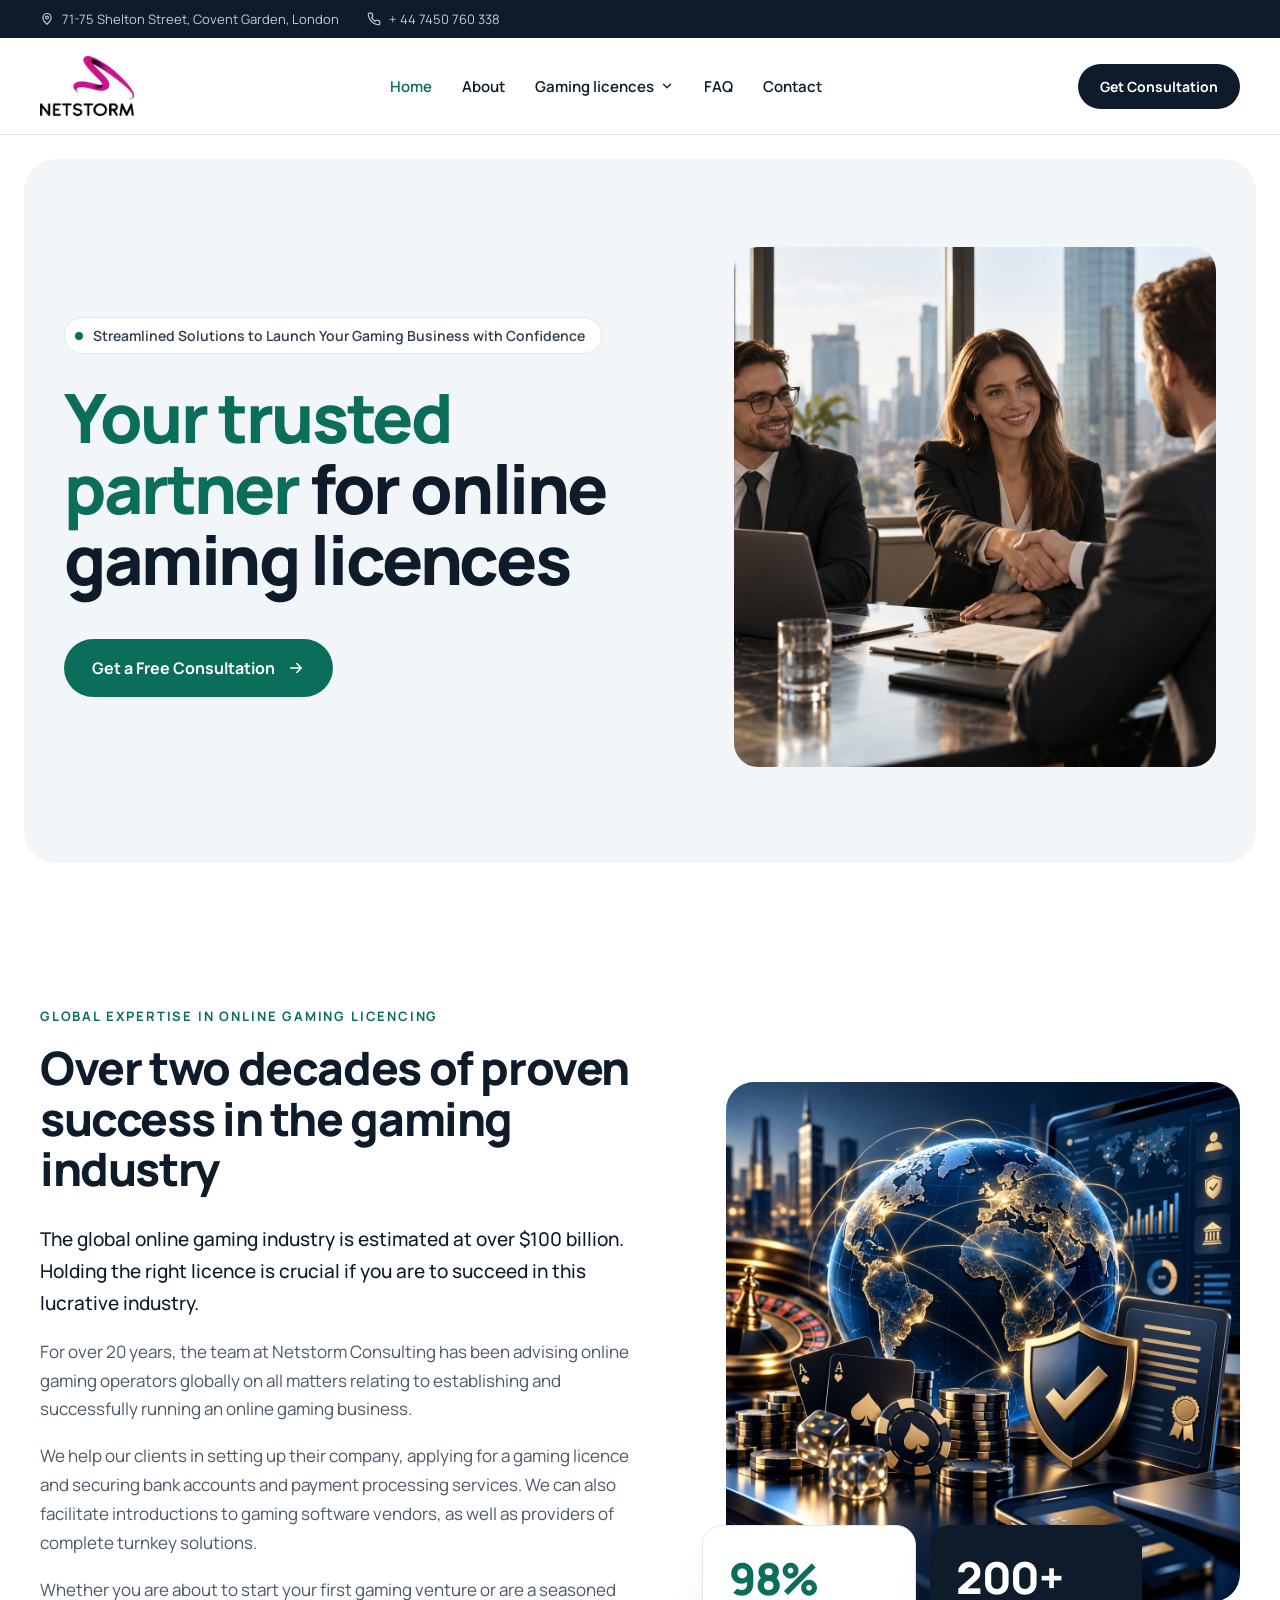
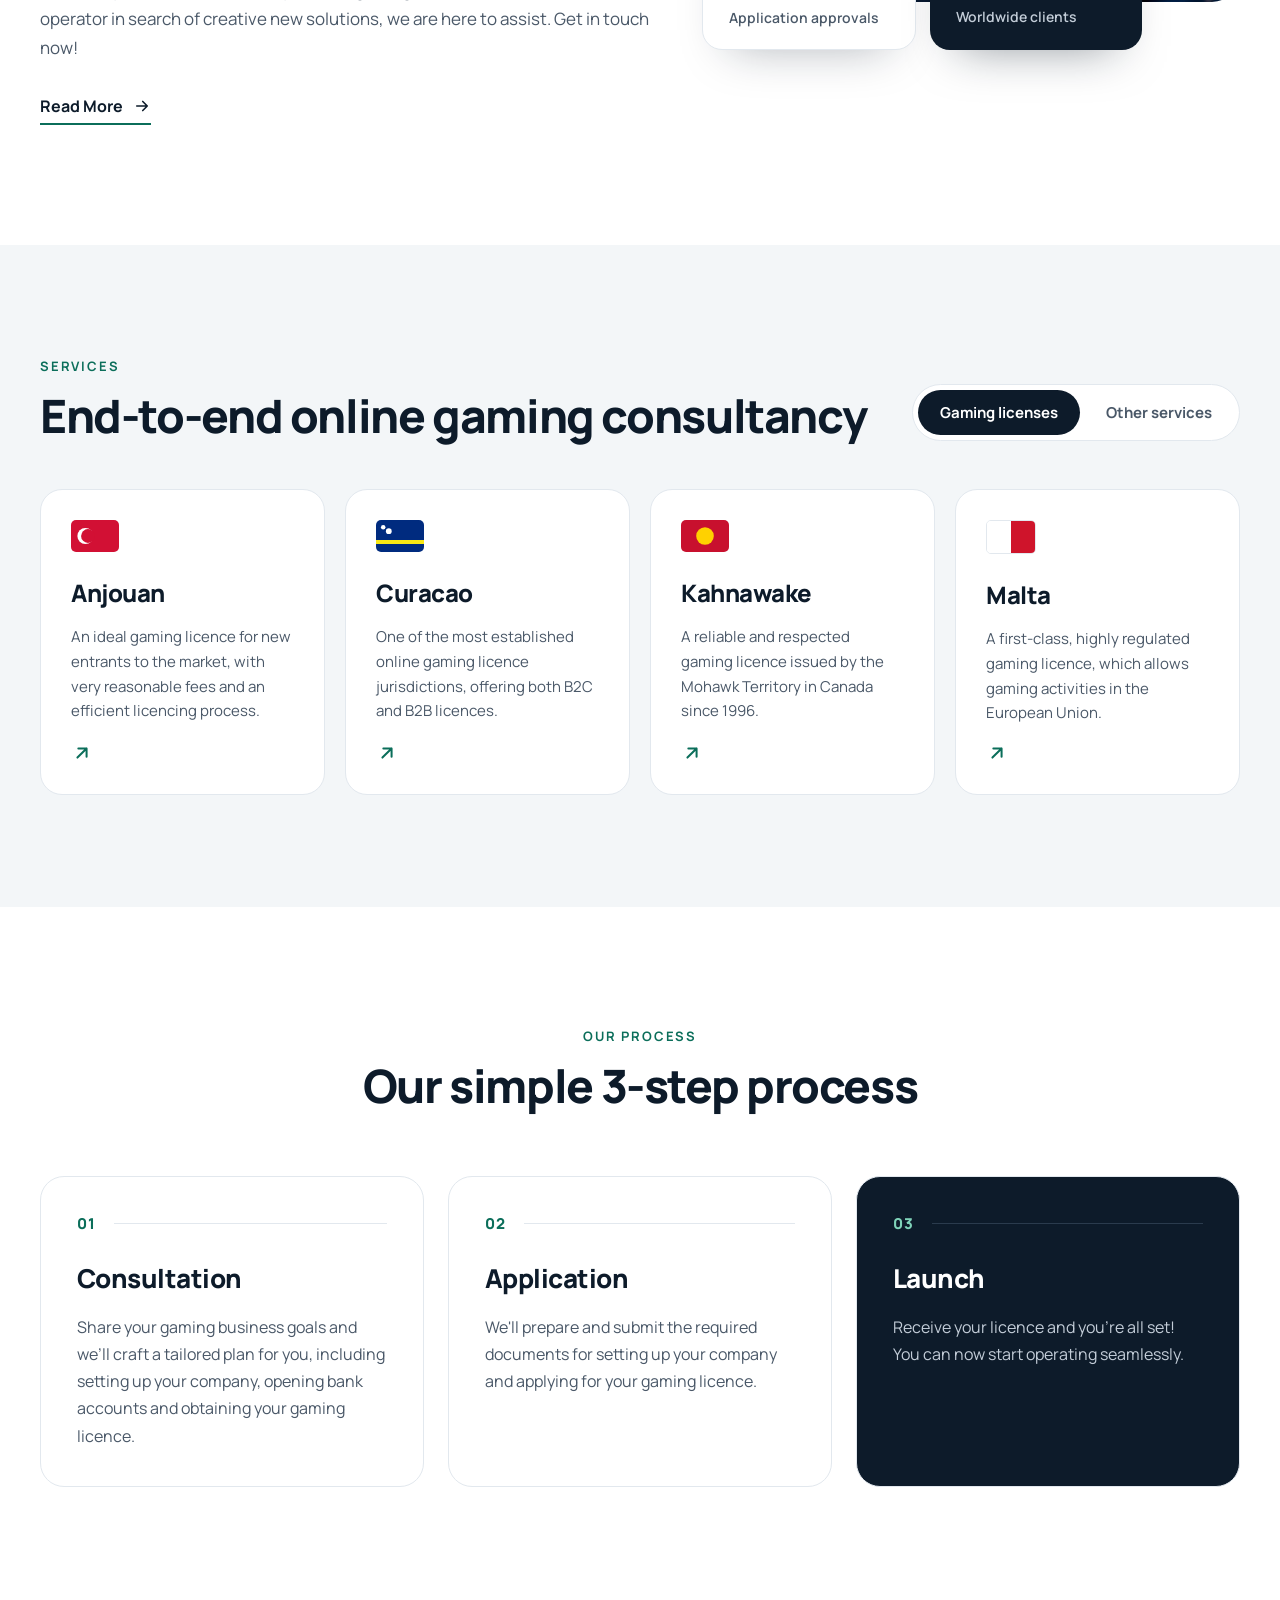
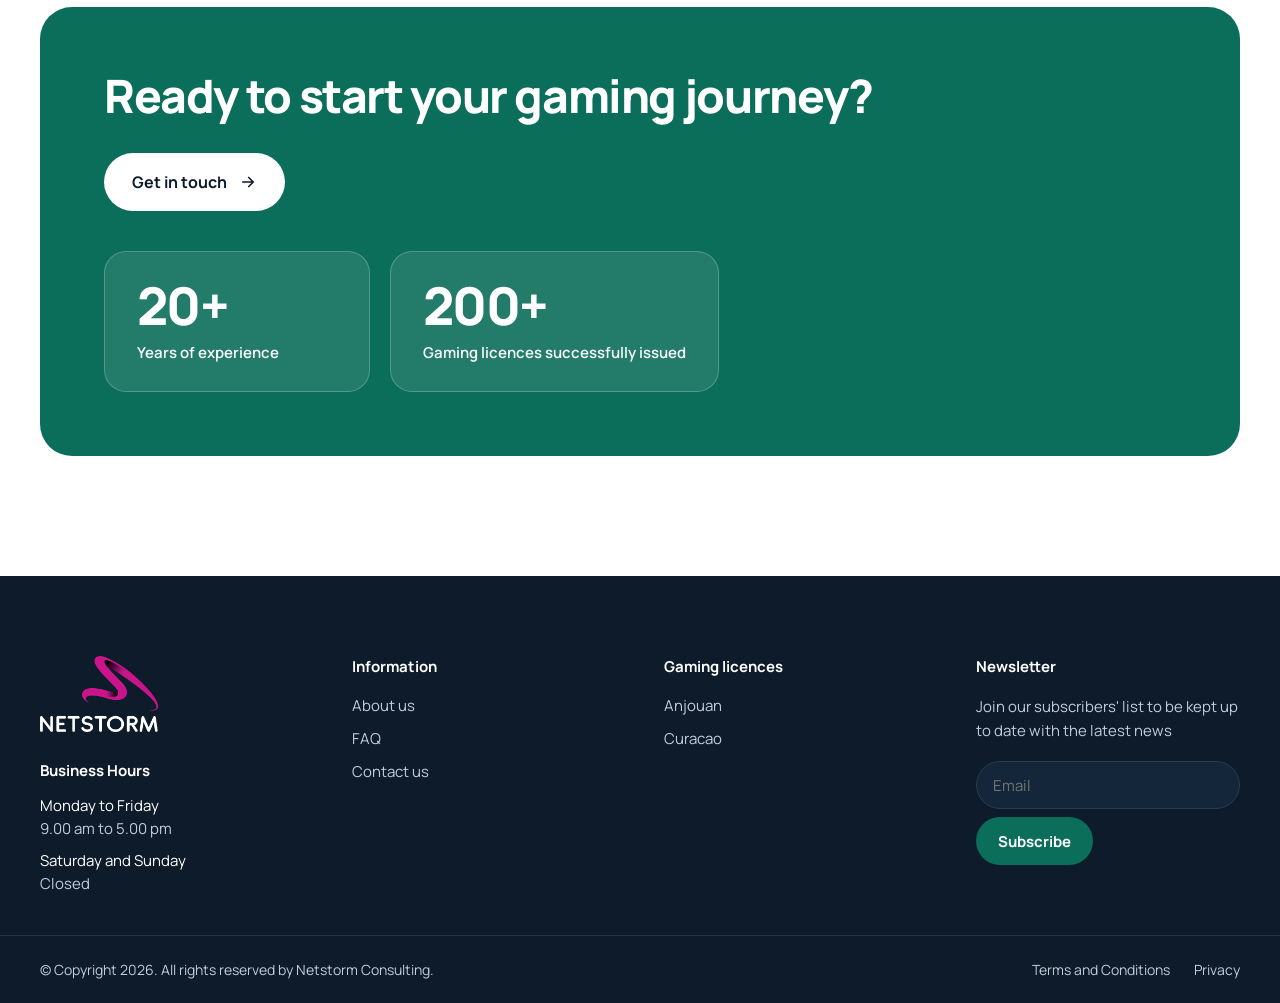
<file: 1/index.html>
<!doctype html>
<html lang="en">
<head>
  <meta charset="utf-8">
  <meta name="viewport" content="width=device-width, initial-scale=1">
  <title>Netstorm — Clarity</title>
  <link rel="preconnect" href="https://fonts.googleapis.com">
<link href="https://fonts.googleapis.com/css2?family=Manrope:wght@400;500;600;700;800&amp;display=swap" rel="stylesheet">
  <style>
body{margin:0;background:#0D1B2A}
a{color:#0D1B2A;text-decoration:none}a:hover{color:#0B6E5A}
.dd{position:relative}
.dd .menu{display:none;position:absolute;top:100%;left:-16px;padding-top:12px;z-index:5}
.dd:hover .menu{display:block}
.card{transition:transform .2s ease, box-shadow .2s ease}
.card:hover{transform:translateY(-4px);box-shadow:0 18px 40px -20px rgba(13,27,42,.25)}
.flink{color:#C3CDD8}.flink:hover{color:#FFFFFF}
.nav-toggle{position:absolute;opacity:0;width:1px;height:1px;margin:0;pointer-events:none}
.burger{display:none}
.burger .i-close{display:none}
.nav-toggle:checked ~ .burger .i-open{display:none}
.nav-toggle:checked ~ .burger .i-close{display:block}
.nav-toggle:focus-visible ~ .burger{outline:2px solid currentColor;outline-offset:2px}
.sr{position:absolute;width:1px;height:1px;overflow:hidden;clip:rect(0 0 0 0);white-space:nowrap}
@media (max-width:1024px){
h1{font-size:54px !important}
h2{font-size:38px !important}
}
@media (max-width:767px){
h1{font-size:38px !important;letter-spacing:-0.03em !important}
h2{font-size:30px !important}
.card h3,.process h3{font-size:22px !important}
.tb > div{padding:8px 16px !important;font-size:12px;gap:6px 18px !important}
}
@media (max-width:900px){
.hdr > div{padding:12px 24px !important;gap:0 !important}
.cta > div > div:last-child{width:100%}
.cta > div > div:last-child > div{flex:1 1 200px;box-sizing:border-box}
.hdr img{height:44px !important}
.burger{display:flex;align-items:center;justify-content:center;width:44px;height:44px;box-sizing:border-box;border-radius:12px;border:1px solid #E2E8EE;cursor:pointer;margin-left:auto}
.hdr nav{display:none !important;order:3;width:100%;flex-direction:column;align-items:stretch !important;gap:0 !important;margin-top:12px;border-top:1px solid #E2E8EE}
.hdr nav > a,.hdr .dd > a{padding:14px 2px;border-bottom:1px solid #E2E8EE}
.hdr .dd > a svg{display:none}
.hdr .dd .menu{display:block;position:static;padding:0}
.hdr .dd .menu > div{border:0 !important;box-shadow:none !important;padding:0 0 0 14px !important;border-radius:0 !important;min-width:0 !important}
.hdr .dd .menu a{padding:12px 2px !important;border-bottom:1px solid #E2E8EE;border-radius:0 !important}
.hdr-cta{display:none !important;order:4;width:100%;justify-content:center;margin-top:16px}
.nav-toggle:checked ~ nav{display:flex !important}
.nav-toggle:checked ~ .hdr-cta{display:flex !important}
}
@media (max-width:767px){
.hdr > div{padding:12px 16px !important}
.hero{padding:12px !important}
.hero > div{border-radius:24px !important}
.hero > div > div{padding:36px 20px 20px !important;gap:32px !important}
.hero p{font-size:13px !important;border-radius:16px !important;align-items:flex-start !important;margin-bottom:20px !important}
.hero p > span{margin-top:5px;flex:none}
.hero h1 + div{margin-top:28px !important}
.hero a{width:100%;justify-content:center;box-sizing:border-box}
.hero img{height:300px !important;border-radius:16px !important}
.about{padding:64px 0 !important}
.about > div{padding:0 16px !important;gap:36px !important}
.about img{height:300px !important;border-radius:20px !important}
.about > div > div:last-child{padding-bottom:0 !important}
.about > div > div:last-child > div{position:static !important;margin-top:12px}
.about > div > div:last-child > div > div{flex:1 1 140px;box-sizing:border-box;min-width:0 !important;padding:18px 20px !important}
.about > div > div:last-child > div > div > div:first-child{font-size:36px !important}
.services{padding:64px 0 !important}
.services > div{padding:0 16px !important}
.services > div > div:first-child{margin-bottom:28px !important}
[role=tablist]{width:100%;box-sizing:border-box}
[role=tablist] button{flex:1 1 0;padding:12px 6px !important;font-size:14px !important}
.card{padding:24px !important}
.process{padding:64px 0 !important}
.process > div{padding:0 16px !important}
.process > div > div:first-child{margin-bottom:32px !important}
.process > div > div:last-child > div{padding:26px !important}
.cta{padding:0 16px 64px !important}
.cta > div{padding:36px 22px !important;border-radius:24px !important;gap:28px !important}
.cta h2{margin-bottom:24px !important}
.cta a{width:100%;justify-content:center;box-sizing:border-box}
.cta > div > div:last-child{width:100%;gap:12px !important}
.cta > div > div:last-child > div{flex:1 1 140px;box-sizing:border-box;min-width:0 !important;padding:20px !important}
.cta > div > div:last-child > div > div:first-child{font-size:40px !important}
footer > div:first-child{padding:56px 16px 32px !important;gap:36px !important}
footer > div:last-child > div{padding:20px 16px !important}
footer > div:last-child span:last-child{flex-wrap:wrap;gap:8px 20px !important}
}
.tab{border:0;cursor:pointer;font:inherit;font-size:15px;font-weight:700;padding:12px 22px;min-height:44px;border-radius:999px;background:transparent;color:#4A5868}
.tab.is-active{background:#0D1B2A;color:#FFFFFF}
</style>
</head>
<body>
<div style="font-family: 'Manrope', system-ui, sans-serif; color: #0D1B2A; background: #FFFFFF; min-height: 100%">

  <!-- Top bar -->
  <div class="tb" style="background: #0D1B2A; color: #C3CDD8; font-size: 13px">
    <div style="max-width: 1200px; margin: 0 auto; padding: 10px 24px; display: flex; flex-wrap: wrap; gap: 8px 28px; align-items: center">
      <span style="display: flex; align-items: center; gap: 8px">
        <svg aria-hidden="true" width="14" height="14" viewBox="0 0 24 24" fill="none" stroke="currentColor" stroke-width="2" stroke-linecap="round" stroke-linejoin="round"><path d="M12 21s-7-6.2-7-11.5A7 7 0 0 1 19 9.5C19 14.8 12 21 12 21z"></path><circle cx="12" cy="9.5" r="2.5"></circle></svg>
        71-75 Shelton Street, Covent Garden, London
      </span>
      <a href="tel:+447450760338" style="display: flex; align-items: center; gap: 8px; color: #C3CDD8">
        <svg aria-hidden="true" width="14" height="14" viewBox="0 0 24 24" fill="none" stroke="currentColor" stroke-width="2" stroke-linecap="round" stroke-linejoin="round"><path d="M22 16.9v3a2 2 0 0 1-2.2 2 19.8 19.8 0 0 1-8.6-3.1 19.5 19.5 0 0 1-6-6A19.8 19.8 0 0 1 2.1 4.2 2 2 0 0 1 4.1 2h3a2 2 0 0 1 2 1.7c.1.9.4 1.8.7 2.7a2 2 0 0 1-.5 2.1L8 9.8a16 16 0 0 0 6 6l1.3-1.3a2 2 0 0 1 2.1-.4c.9.3 1.8.6 2.7.7a2 2 0 0 1 1.7 2z"></path></svg>
        + 44 7450 760 338
      </a>
    </div>
  </div>

  <!-- Header -->
  <header class="hdr" style="border-bottom: 1px solid #E2E8EE; background: #FFFFFF">
    <div style="max-width: 1200px; margin: 0 auto; padding: 18px 24px; display: flex; flex-wrap: wrap; align-items: center; justify-content: space-between; gap: 16px 32px">
      <a href="https://netstormgaming.com" aria-label="Netstorm — home" style="display: flex; align-items: center">
        <img src="img/logo-dark.png" alt="Netstorm" style="height: 60px; width: auto; display: block">
      </a>
      <input type="checkbox" id="nav-toggle" class="nav-toggle">
      <label for="nav-toggle" class="burger"><span class="sr">Menu</span>
        <svg class="i-open" aria-hidden="true" width="22" height="22" viewBox="0 0 24 24" fill="none" stroke="currentColor" stroke-width="2" stroke-linecap="round"><path d="M4 7h16M4 12h16M4 17h16"></path></svg>
        <svg class="i-close" aria-hidden="true" width="22" height="22" viewBox="0 0 24 24" fill="none" stroke="currentColor" stroke-width="2" stroke-linecap="round"><path d="M6 6l12 12M18 6L6 18"></path></svg>
      </label>
      <nav aria-label="Main" style="display: flex; flex-wrap: wrap; align-items: center; gap: 4px 30px; font-size: 15px; font-weight: 600">
        <a href="https://netstormgaming.com/" style="color: #0B6E5A">Home</a>
        <a href="https://netstormgaming.com/about-us/">About</a>
        <div class="dd">
          <a href="https://netstormgaming.com/gaming-licences/" style="display: flex; align-items: center; gap: 6px">Gaming licences
            <svg aria-hidden="true" width="14" height="14" viewBox="0 0 24 24" fill="none" stroke="currentColor" stroke-width="2.2" stroke-linecap="round" stroke-linejoin="round"><path d="M6 9l6 6 6-6"></path></svg>
          </a>
          <div class="menu">
            <div style="background: #FFFFFF; border: 1px solid #E2E8EE; border-radius: 14px; padding: 8px; min-width: 180px; box-shadow: 0 20px 40px -24px rgba(13,27,42,.35); display: flex; flex-direction: column">
              <a href="https://netstormgaming.com/anjouan-gaming-licence/" style="padding: 10px 14px; border-radius: 8px">Anjouan</a>
              <a href="https://netstormgaming.com/curacao-gaming-licence/" style="padding: 10px 14px; border-radius: 8px">Curacao</a>
            </div>
          </div>
        </div>
        <a href="https://netstormgaming.com/faq/">FAQ</a>
        <a href="https://netstormgaming.com/contact-us/">Contact</a>
      </nav>
      <a class="hdr-cta" href="https://netstormgaming.com/contact-us/" style="background: #0D1B2A; color: #FFFFFF; padding: 13px 22px; border-radius: 999px; font-size: 14px; font-weight: 700; min-height: 44px; box-sizing: border-box; display: flex; align-items: center">Get Consultation</a>
    </div>
  </header>

  <!-- Hero -->
  <section class="hero" style="padding: 24px">
    <div style="max-width: 1392px; margin: 0 auto; background: #F3F6F8; border-radius: 32px; overflow: hidden">
      <div style="max-width: 1200px; margin: 0 auto; padding: 88px 40px 96px; display: flex; flex-wrap: wrap; align-items: center; gap: 48px">
        <div style="flex: 1 1 560px; min-width: 0">
          <p style="margin: 0 0 28px; display: inline-flex; align-items: center; gap: 10px; background: #FFFFFF; border: 1px solid #E2E8EE; border-radius: 999px; padding: 8px 16px 8px 10px; font-size: 14px; font-weight: 600; color: #2F3E4E">
            <span style="width: 8px; height: 8px; border-radius: 50%; background: #0B6E5A"></span>
            Streamlined Solutions to Launch Your Gaming Business with Confidence
          </p>
          <h1 style="margin: 0; font-size: 68px; line-height: 1.04; font-weight: 800; letter-spacing: -0.035em"><span style="color: #0B6E5A">Your trusted partner</span> for online gaming licences</h1>
          <div style="margin-top: 44px; display: flex; flex-wrap: wrap; gap: 16px">
            <a href="https://netstormgaming.com/contact-us/" style="background: #0B6E5A; color: #FFFFFF; padding: 18px 28px; border-radius: 999px; font-size: 16px; font-weight: 700; display: inline-flex; align-items: center; gap: 12px">Get a Free Consultation
              <svg aria-hidden="true" width="18" height="18" viewBox="0 0 24 24" fill="none" stroke="currentColor" stroke-width="2.2" stroke-linecap="round" stroke-linejoin="round"><path d="M5 12h14M13 6l6 6-6 6"></path></svg>
            </a>
          </div>
        </div>
        <div style="flex: 1 1 420px; min-width: 0">
          <img src="img/hero.jpg" alt="Consultants meeting with a client" style="width: 100%; height: 520px; object-fit: cover; object-position: 60% center; border-radius: 24px; display: block">
        </div>
      </div>
    </div>
  </section>

  <!-- About -->
  <section class="about" style="padding: 120px 0">
    <div style="max-width: 1200px; margin: 0 auto; padding: 0 24px; display: flex; flex-wrap: wrap; gap: 72px; align-items: center">
      <div style="flex: 1 1 520px; min-width: 0">
        <p style="margin: 0 0 18px; font-size: 13px; font-weight: 700; letter-spacing: 0.14em; text-transform: uppercase; color: #0B6E5A">Global Expertise in Online Gaming Licencing</p>
        <h2 style="margin: 0 0 28px; font-size: 46px; line-height: 1.1; font-weight: 800; letter-spacing: -0.03em">Over two decades of proven success in the gaming industry</h2>
        <div style="display: flex; flex-direction: column; gap: 18px; font-size: 17px; line-height: 1.7; color: #4A5868">
          <p style="margin: 0; font-size: 19px; color: #0D1B2A; font-weight: 500">The global online gaming industry is estimated at over $100 billion. Holding the right licence is crucial if you are to succeed in this lucrative industry.</p>
          <p style="margin: 0">For over 20 years, the team at Netstorm Consulting has been advising online gaming operators globally on all matters relating to establishing and successfully running an online gaming business.</p>
          <p style="margin: 0">We help our clients in setting up their company, applying for a gaming licence and securing bank accounts and payment processing services. We can also facilitate introductions to gaming software vendors, as well as providers of complete turnkey solutions.</p>
          <p style="margin: 0">Whether you are about to start your first gaming venture or are a seasoned operator in search of creative new solutions, we are here to assist. Get in touch now!</p>
        </div>
        <a href="https://netstormgaming.com/about-us/" style="margin-top: 32px; display: inline-flex; align-items: center; gap: 10px; font-weight: 700; font-size: 16px; color: #0D1B2A; border-bottom: 2px solid #0B6E5A; padding-bottom: 6px">Read More
          <svg aria-hidden="true" width="18" height="18" viewBox="0 0 24 24" fill="none" stroke="currentColor" stroke-width="2.2" stroke-linecap="round" stroke-linejoin="round"><path d="M5 12h14M13 6l6 6-6 6"></path></svg>
        </a>
      </div>
      <div style="flex: 1 1 420px; min-width: 0; position: relative; padding-bottom: 48px">
        <img src="img/about.jpg" alt="Global online gaming licensing" style="width: 100%; height: 520px; object-fit: cover; border-radius: 28px; display: block">

        <div style="position: absolute; left: -24px; bottom: 0; display: flex; gap: 14px; flex-wrap: wrap">
          <div style="background: #FFFFFF; border: 1px solid #E2E8EE; border-radius: 20px; padding: 22px 26px; box-shadow: 0 24px 48px -28px rgba(13,27,42,.35); min-width: 160px">
            <div style="font-size: 44px; font-weight: 800; letter-spacing: -0.03em; color: #0B6E5A">98%</div>
            <div style="font-size: 14px; font-weight: 600; color: #4A5868">Application approvals</div>
          </div>
          <div style="background: #0D1B2A; color: #FFFFFF; border-radius: 20px; padding: 22px 26px; box-shadow: 0 24px 48px -28px rgba(13,27,42,.5); min-width: 160px">
            <div style="font-size: 44px; font-weight: 800; letter-spacing: -0.03em">200+</div>
            <div style="font-size: 14px; font-weight: 600; color: #C3CDD8">Worldwide clients</div>
          </div>
        </div>
      </div>
    </div>
  </section>

  <!-- Services -->
  <section class="services" style="background: #F3F6F8; padding: 112px 0">
    <div style="max-width: 1200px; margin: 0 auto; padding: 0 24px">
      <div style="display: flex; flex-wrap: wrap; align-items: flex-end; justify-content: space-between; gap: 28px; margin-bottom: 48px">
        <div style="flex: 1 1 480px">
          <p style="margin: 0 0 16px; font-size: 13px; font-weight: 700; letter-spacing: 0.14em; text-transform: uppercase; color: #0B6E5A">Services</p>
          <h2 style="margin: 0; font-size: 46px; line-height: 1.1; font-weight: 800; letter-spacing: -0.03em">End-to-end online gaming consultancy</h2>
        </div>
        <div role="tablist" aria-label="Services" style="display: flex; gap: 4px; background: #FFFFFF; border: 1px solid #E2E8EE; border-radius: 999px; padding: 5px">
          <button type="button" role="tab" class="tab is-active" aria-selected="true" data-tab="lic">Gaming licenses</button>
          <button type="button" role="tab" class="tab" aria-selected="false" data-tab="other">Other services</button>
        </div>
      </div>

      <div data-panel="lic">
        <div style="display: grid; grid-template-columns: repeat(auto-fit, minmax(250px, 1fr)); gap: 20px">
          <div class="card" style="background: #FFFFFF; border: 1px solid #E2E8EE; border-radius: 22px; padding: 30px; display: flex; flex-direction: column; gap: 16px">
            <svg role="img" aria-label="Anjouan flag" width="48" height="32" viewBox="0 0 30 20" style="border-radius: 5px"><rect width="30" height="20" fill="#D21034"></rect><circle cx="9" cy="10" r="5" fill="#FFFFFF"></circle><circle cx="10.6" cy="10" r="4.3" fill="#D21034"></circle></svg>
            <h3 style="margin: 8px 0 0; font-size: 24px; font-weight: 800; letter-spacing: -0.02em"><a href="https://netstormgaming.com/anjouan-gaming-licence/">Anjouan</a></h3>
            <p style="margin: 0; font-size: 15px; line-height: 1.65; color: #4A5868; flex-grow: 1">An ideal gaming licence for new entrants to the market, with very reasonable fees and an efficient licencing process.</p>
            <svg aria-hidden="true" width="22" height="22" viewBox="0 0 24 24" fill="none" stroke="#0B6E5A" stroke-width="2.2" stroke-linecap="round" stroke-linejoin="round"><path d="M7 17L17 7M8 7h9v9"></path></svg>
          </div>
          <div class="card" style="background: #FFFFFF; border: 1px solid #E2E8EE; border-radius: 22px; padding: 30px; display: flex; flex-direction: column; gap: 16px">
            <svg role="img" aria-label="Curacao flag" width="48" height="32" viewBox="0 0 30 20" style="border-radius: 5px"><rect width="30" height="20" fill="#002B7F"></rect><rect y="12.5" width="30" height="2.5" fill="#F9E814"></rect><circle cx="4.5" cy="4.5" r="1.4" fill="#FFFFFF"></circle><circle cx="8" cy="7" r="1.8" fill="#FFFFFF"></circle></svg>
            <h3 style="margin: 8px 0 0; font-size: 24px; font-weight: 800; letter-spacing: -0.02em"><a href="https://netstormgaming.com/curacao/">Curacao</a></h3>
            <p style="margin: 0; font-size: 15px; line-height: 1.65; color: #4A5868; flex-grow: 1">One of the most established online gaming licence jurisdictions, offering both B2C and B2B licences.</p>
            <svg aria-hidden="true" width="22" height="22" viewBox="0 0 24 24" fill="none" stroke="#0B6E5A" stroke-width="2.2" stroke-linecap="round" stroke-linejoin="round"><path d="M7 17L17 7M8 7h9v9"></path></svg>
          </div>
          <div class="card" style="background: #FFFFFF; border: 1px solid #E2E8EE; border-radius: 22px; padding: 30px; display: flex; flex-direction: column; gap: 16px">
            <svg role="img" aria-label="Kahnawake flag" width="48" height="32" viewBox="0 0 30 20" style="border-radius: 5px"><rect width="30" height="20" fill="#C8102E"></rect><circle cx="15" cy="10" r="5.5" fill="#FFD100"></circle></svg>
            <h3 style="margin: 8px 0 0; font-size: 24px; font-weight: 800; letter-spacing: -0.02em"><a href="https://netstormgaming.com/contact-us/">Kahnawake</a></h3>
            <p style="margin: 0; font-size: 15px; line-height: 1.65; color: #4A5868; flex-grow: 1">A reliable and respected gaming licence issued by the Mohawk Territory in Canada since 1996.</p>
            <svg aria-hidden="true" width="22" height="22" viewBox="0 0 24 24" fill="none" stroke="#0B6E5A" stroke-width="2.2" stroke-linecap="round" stroke-linejoin="round"><path d="M7 17L17 7M8 7h9v9"></path></svg>
          </div>
          <div class="card" style="background: #FFFFFF; border: 1px solid #E2E8EE; border-radius: 22px; padding: 30px; display: flex; flex-direction: column; gap: 16px">
            <svg role="img" aria-label="Malta flag" width="48" height="32" viewBox="0 0 30 20" style="border-radius: 5px; border: 1px solid #E2E8EE"><rect width="15" height="20" fill="#FFFFFF"></rect><rect x="15" width="15" height="20" fill="#CF142B"></rect></svg>
            <h3 style="margin: 8px 0 0; font-size: 24px; font-weight: 800; letter-spacing: -0.02em"><a href="https://netstormgaming.com/contact-us/">Malta</a></h3>
            <p style="margin: 0; font-size: 15px; line-height: 1.65; color: #4A5868; flex-grow: 1">A first-class, highly regulated gaming licence, which allows gaming activities in the European Union.</p>
            <svg aria-hidden="true" width="22" height="22" viewBox="0 0 24 24" fill="none" stroke="#0B6E5A" stroke-width="2.2" stroke-linecap="round" stroke-linejoin="round"><path d="M7 17L17 7M8 7h9v9"></path></svg>
          </div>
        </div>
      </div>

      <div data-panel="other" hidden>
        <div style="display: grid; grid-template-columns: repeat(auto-fit, minmax(250px, 1fr)); gap: 20px">
          <div class="card" style="background: #FFFFFF; border: 1px solid #E2E8EE; border-radius: 22px; padding: 30px; display: flex; flex-direction: column; gap: 16px">
            <span style="width: 52px; height: 52px; border-radius: 14px; background: #E4F1EC; display: flex; align-items: center; justify-content: center">
              <svg aria-hidden="true" width="24" height="24" viewBox="0 0 24 24" fill="none" stroke="#0B6E5A" stroke-width="2" stroke-linecap="round" stroke-linejoin="round"><path d="M3 10l9-6 9 6M5 10v8M9.5 10v8M14.5 10v8M19 10v8M3 21h18"></path></svg>
            </span>
            <h3 style="margin: 8px 0 0; font-size: 24px; font-weight: 800; letter-spacing: -0.02em"><a href="https://netstormgaming.com/contact-us/">Banking</a></h3>
            <p style="margin: 0; font-size: 15px; line-height: 1.65; color: #4A5868; flex-grow: 1">We can offer several banking solutions for online gaming businesses, whether dealing in fiat or crypto currencies</p>
            <svg aria-hidden="true" width="22" height="22" viewBox="0 0 24 24" fill="none" stroke="#0B6E5A" stroke-width="2.2" stroke-linecap="round" stroke-linejoin="round"><path d="M7 17L17 7M8 7h9v9"></path></svg>
          </div>
          <div class="card" style="background: #FFFFFF; border: 1px solid #E2E8EE; border-radius: 22px; padding: 30px; display: flex; flex-direction: column; gap: 16px">
            <span style="width: 52px; height: 52px; border-radius: 14px; background: #E4F1EC; display: flex; align-items: center; justify-content: center">
              <svg aria-hidden="true" width="24" height="24" viewBox="0 0 24 24" fill="none" stroke="#0B6E5A" stroke-width="2" stroke-linecap="round" stroke-linejoin="round"><rect x="2.5" y="5" width="19" height="14" rx="2.5"></rect><path d="M2.5 10h19M6.5 15h4"></path></svg>
            </span>
            <h3 style="margin: 8px 0 0; font-size: 24px; font-weight: 800; letter-spacing: -0.02em"><a href="https://netstormgaming.com/contact-us/">Payment processing</a></h3>
            <p style="margin: 0; font-size: 15px; line-height: 1.65; color: #4A5868; flex-grow: 1">Get access to payment processors specialising in online gaming and high-risk merchants</p>
            <svg aria-hidden="true" width="22" height="22" viewBox="0 0 24 24" fill="none" stroke="#0B6E5A" stroke-width="2.2" stroke-linecap="round" stroke-linejoin="round"><path d="M7 17L17 7M8 7h9v9"></path></svg>
          </div>
          <div class="card" style="background: #FFFFFF; border: 1px solid #E2E8EE; border-radius: 22px; padding: 30px; display: flex; flex-direction: column; gap: 16px">
            <span style="width: 52px; height: 52px; border-radius: 14px; background: #E4F1EC; display: flex; align-items: center; justify-content: center">
              <svg aria-hidden="true" width="24" height="24" viewBox="0 0 24 24" fill="none" stroke="#0B6E5A" stroke-width="2" stroke-linecap="round" stroke-linejoin="round"><path d="M12 2l9 5-9 5-9-5 9-5z"></path><path d="M3 12l9 5 9-5M3 17l9 5 9-5"></path></svg>
            </span>
            <h3 style="margin: 8px 0 0; font-size: 24px; font-weight: 800; letter-spacing: -0.02em"><a href="https://netstormgaming.com/contact-us/">Turnkey solution</a></h3>
            <p style="margin: 0; font-size: 15px; line-height: 1.65; color: #4A5868; flex-grow: 1">Get up-and-running faster with our turnkey solution, including online casino website, games and payment integrations</p>
            <svg aria-hidden="true" width="22" height="22" viewBox="0 0 24 24" fill="none" stroke="#0B6E5A" stroke-width="2.2" stroke-linecap="round" stroke-linejoin="round"><path d="M7 17L17 7M8 7h9v9"></path></svg>
          </div>
          <div class="card" style="background: #FFFFFF; border: 1px solid #E2E8EE; border-radius: 22px; padding: 30px; display: flex; flex-direction: column; gap: 16px">
            <span style="width: 52px; height: 52px; border-radius: 14px; background: #E4F1EC; display: flex; align-items: center; justify-content: center">
              <svg aria-hidden="true" width="24" height="24" viewBox="0 0 24 24" fill="none" stroke="#0B6E5A" stroke-width="2" stroke-linecap="round" stroke-linejoin="round"><path d="M12 2.5l8 3.5v6c0 5-3.4 8.6-8 9.5-4.6-.9-8-4.5-8-9.5V6l8-3.5z"></path><path d="M8.5 12l2.5 2.5 4.5-5"></path></svg>
            </span>
            <h3 style="margin: 8px 0 0; font-size: 24px; font-weight: 800; letter-spacing: -0.02em"><a href="https://netstormgaming.com/contact-us/">Compliance outsourcing</a></h3>
            <p style="margin: 0; font-size: 15px; line-height: 1.65; color: #4A5868; flex-grow: 1">We will help you set up your policy manual and also handle your compliance function on an outsourced basis</p>
            <svg aria-hidden="true" width="22" height="22" viewBox="0 0 24 24" fill="none" stroke="#0B6E5A" stroke-width="2.2" stroke-linecap="round" stroke-linejoin="round"><path d="M7 17L17 7M8 7h9v9"></path></svg>
          </div>
        </div>
      </div>
    </div>
  </section>

  <!-- Process -->
  <section class="process" style="padding: 120px 0">
    <div style="max-width: 1200px; margin: 0 auto; padding: 0 24px">
      <div style="text-align: center; max-width: 640px; margin: 0 auto 64px">
        <p style="margin: 0 0 16px; font-size: 13px; font-weight: 700; letter-spacing: 0.14em; text-transform: uppercase; color: #0B6E5A">Our Process</p>
        <h2 style="margin: 0; font-size: 46px; line-height: 1.1; font-weight: 800; letter-spacing: -0.03em">Our simple 3-step process</h2>
      </div>
      <div style="display: grid; grid-template-columns: repeat(auto-fit, minmax(280px, 1fr)); gap: 24px">
        <div style="border: 1px solid #E2E8EE; border-radius: 24px; padding: 36px; display: flex; flex-direction: column; gap: 18px">
          <div style="display: flex; align-items: center; justify-content: space-between">
            <span style="font-size: 15px; font-weight: 800; color: #0B6E5A; letter-spacing: 0.08em">01</span>
            <span style="height: 1px; flex-grow: 1; margin-left: 18px; background: #E2E8EE"></span>
          </div>
          <h3 style="margin: 8px 0 0; font-size: 26px; font-weight: 800; letter-spacing: -0.02em">Consultation</h3>
          <p style="margin: 0; font-size: 16px; line-height: 1.7; color: #4A5868">Share your gaming business goals and we’ll craft a tailored plan for you, including setting up your company, opening bank accounts and obtaining your gaming licence.</p>
        </div>
        <div style="border: 1px solid #E2E8EE; border-radius: 24px; padding: 36px; display: flex; flex-direction: column; gap: 18px">
          <div style="display: flex; align-items: center; justify-content: space-between">
            <span style="font-size: 15px; font-weight: 800; color: #0B6E5A; letter-spacing: 0.08em">02</span>
            <span style="height: 1px; flex-grow: 1; margin-left: 18px; background: #E2E8EE"></span>
          </div>
          <h3 style="margin: 8px 0 0; font-size: 26px; font-weight: 800; letter-spacing: -0.02em">Application</h3>
          <p style="margin: 0; font-size: 16px; line-height: 1.7; color: #4A5868">We'll prepare and submit the required documents for setting up your company and applying for your gaming licence.</p>
        </div>
        <div style="border: 1px solid #E2E8EE; border-radius: 24px; padding: 36px; display: flex; flex-direction: column; gap: 18px; background: #0D1B2A; color: #FFFFFF">
          <div style="display: flex; align-items: center; justify-content: space-between">
            <span style="font-size: 15px; font-weight: 800; color: #7FD3B9; letter-spacing: 0.08em">03</span>
            <span style="height: 1px; flex-grow: 1; margin-left: 18px; background: #2A3B4D"></span>
          </div>
          <h3 style="margin: 8px 0 0; font-size: 26px; font-weight: 800; letter-spacing: -0.02em">Launch</h3>
          <p style="margin: 0; font-size: 16px; line-height: 1.7; color: #C3CDD8">Receive your licence and you're all set! You can now start operating seamlessly.</p>
        </div>
      </div>
    </div>
  </section>

  <!-- CTA -->
  <section class="cta" style="padding: 0 24px 120px">
    <div style="max-width: 1200px; margin: 0 auto; background: #0B6E5A; color: #FFFFFF; border-radius: 32px; padding: 64px; box-sizing: border-box; display: flex; flex-wrap: wrap; align-items: center; justify-content: space-between; gap: 40px">
      <div style="flex: 1 1 460px">
        <h2 style="margin: 0 0 32px; font-size: 46px; line-height: 1.1; font-weight: 800; letter-spacing: -0.03em">Ready to start your gaming journey?</h2>
        <a href="https://netstormgaming.com/contact-us/" style="background: #FFFFFF; color: #0D1B2A; padding: 18px 28px; border-radius: 999px; font-size: 16px; font-weight: 700; display: inline-flex; align-items: center; gap: 12px">Get in touch
          <svg aria-hidden="true" width="18" height="18" viewBox="0 0 24 24" fill="none" stroke="currentColor" stroke-width="2.2" stroke-linecap="round" stroke-linejoin="round"><path d="M5 12h14M13 6l6 6-6 6"></path></svg>
        </a>
      </div>
      <div style="display: flex; flex-wrap: wrap; gap: 20px">
        <div style="background: rgba(255,255,255,.1); border: 1px solid rgba(255,255,255,.22); border-radius: 22px; padding: 28px 32px; min-width: 200px">
          <div style="font-size: 52px; font-weight: 800; letter-spacing: -0.03em; line-height: 1">20+</div>
          <div style="margin-top: 10px; font-size: 15px; font-weight: 600">Years of experience</div>
        </div>
        <div style="background: rgba(255,255,255,.1); border: 1px solid rgba(255,255,255,.22); border-radius: 22px; padding: 28px 32px; min-width: 200px">
          <div style="font-size: 52px; font-weight: 800; letter-spacing: -0.03em; line-height: 1">200+</div>
          <div style="margin-top: 10px; font-size: 15px; font-weight: 600">Gaming licences successfully issued</div>
        </div>
      </div>
    </div>
  </section>

  <!-- Footer -->
  <footer style="background: #0D1B2A; color: #C3CDD8; font-size: 15px">
    <div style="max-width: 1200px; margin: 0 auto; padding: 80px 24px 40px; display: grid; grid-template-columns: repeat(auto-fit, minmax(220px, 1fr)); gap: 48px">
      <div style="display: flex; flex-direction: column; gap: 28px">
        <a href="https://netstormgaming.com" aria-label="Netstorm — home" style="display: flex; align-self: flex-start">
          <img src="img/logo-light.png" alt="Netstorm" style="height: 76px; width: auto; display: block">
        </a>
        <div>
          <h4 style="margin: 0 0 14px; color: #FFFFFF; font-size: 15px; font-weight: 700">Business Hours</h4>
          <div style="display: flex; flex-direction: column; gap: 10px; line-height: 1.5">
            <div><div style="color: #FFFFFF">Monday to Friday</div><div>9.00 am to 5.00 pm</div></div>
            <div><div style="color: #FFFFFF">Saturday and Sunday</div><div>Closed</div></div>
          </div>
        </div>
      </div>
      <div>
        <h4 style="margin: 0 0 18px; color: #FFFFFF; font-size: 15px; font-weight: 700">Information</h4>
        <div style="display: flex; flex-direction: column; gap: 12px">
          <a class="flink" href="https://netstormgaming.com/about-us/">About us</a>
          <a class="flink" href="https://netstormgaming.com/faq/">FAQ</a>
          <a class="flink" href="https://netstormgaming.com/contact-us/">Contact us</a>
        </div>
      </div>
      <div>
        <h4 style="margin: 0 0 18px; color: #FFFFFF; font-size: 15px; font-weight: 700">Gaming licences</h4>
        <div style="display: flex; flex-direction: column; gap: 12px">
          <a class="flink" href="https://netstormgaming.com/anjouan-gaming-licence/">Anjouan</a>
          <a class="flink" href="https://netstormgaming.com/curacao-gaming-licence/">Curacao</a>
        </div>
      </div>
      <div>
        <h4 style="margin: 0 0 18px; color: #FFFFFF; font-size: 15px; font-weight: 700">Newsletter</h4>
        <p style="margin: 0 0 18px; line-height: 1.6">Join our subscribers' list to be kept up to date with the latest news</p>
        <form style="display: flex; gap: 8px; flex-wrap: wrap">
          <label for="nl-a" style="position: absolute; width: 1px; height: 1px; overflow: hidden; clip: rect(0 0 0 0)">Email</label>
          <input id="nl-a" type="email" placeholder="Email" style="flex: 1 1 160px; min-width: 0; min-height: 48px; box-sizing: border-box; padding: 0 16px; border-radius: 999px; border: 1px solid #2A3B4D; background: #14263A; color: #FFFFFF; font: inherit; font-size: 15px">
          <button type="button" style="min-height: 48px; padding: 0 22px; border-radius: 999px; border: 0; background: #0B6E5A; color: #FFFFFF; font: inherit; font-size: 15px; font-weight: 700; cursor: pointer">Subscribe</button>
        </form>
      </div>
    </div>
    <div style="border-top: 1px solid #22344A">
      <div style="max-width: 1200px; margin: 0 auto; padding: 24px; display: flex; flex-wrap: wrap; justify-content: space-between; gap: 12px; font-size: 14px">
        <span>© Copyright 2026. All rights reserved by Netstorm Consulting.</span>
        <span style="display: flex; gap: 24px">
          <a class="flink" href="https://netstormgaming.com/terms/">Terms and Conditions</a>
          <a class="flink" href="https://netstormgaming.com/privacy-policy/">Privacy</a>
        </span>
      </div>
    </div>
  </footer>
</div>
<script>
document.querySelectorAll('[role="tablist"]').forEach(function (list) {
  var scope = list.closest('section');
  list.addEventListener('click', function (e) {
    var btn = e.target.closest('[data-tab]');
    if (!btn) return;
    list.querySelectorAll('[data-tab]').forEach(function (b) {
      var on = b === btn;
      b.classList.toggle('is-active', on);
      b.setAttribute('aria-selected', on ? 'true' : 'false');
    });
    scope.querySelectorAll('[data-panel]').forEach(function (p) {
      p.hidden = p.getAttribute('data-panel') !== btn.getAttribute('data-tab');
    });
  });
});
</script>
</body>
</html>
</file>
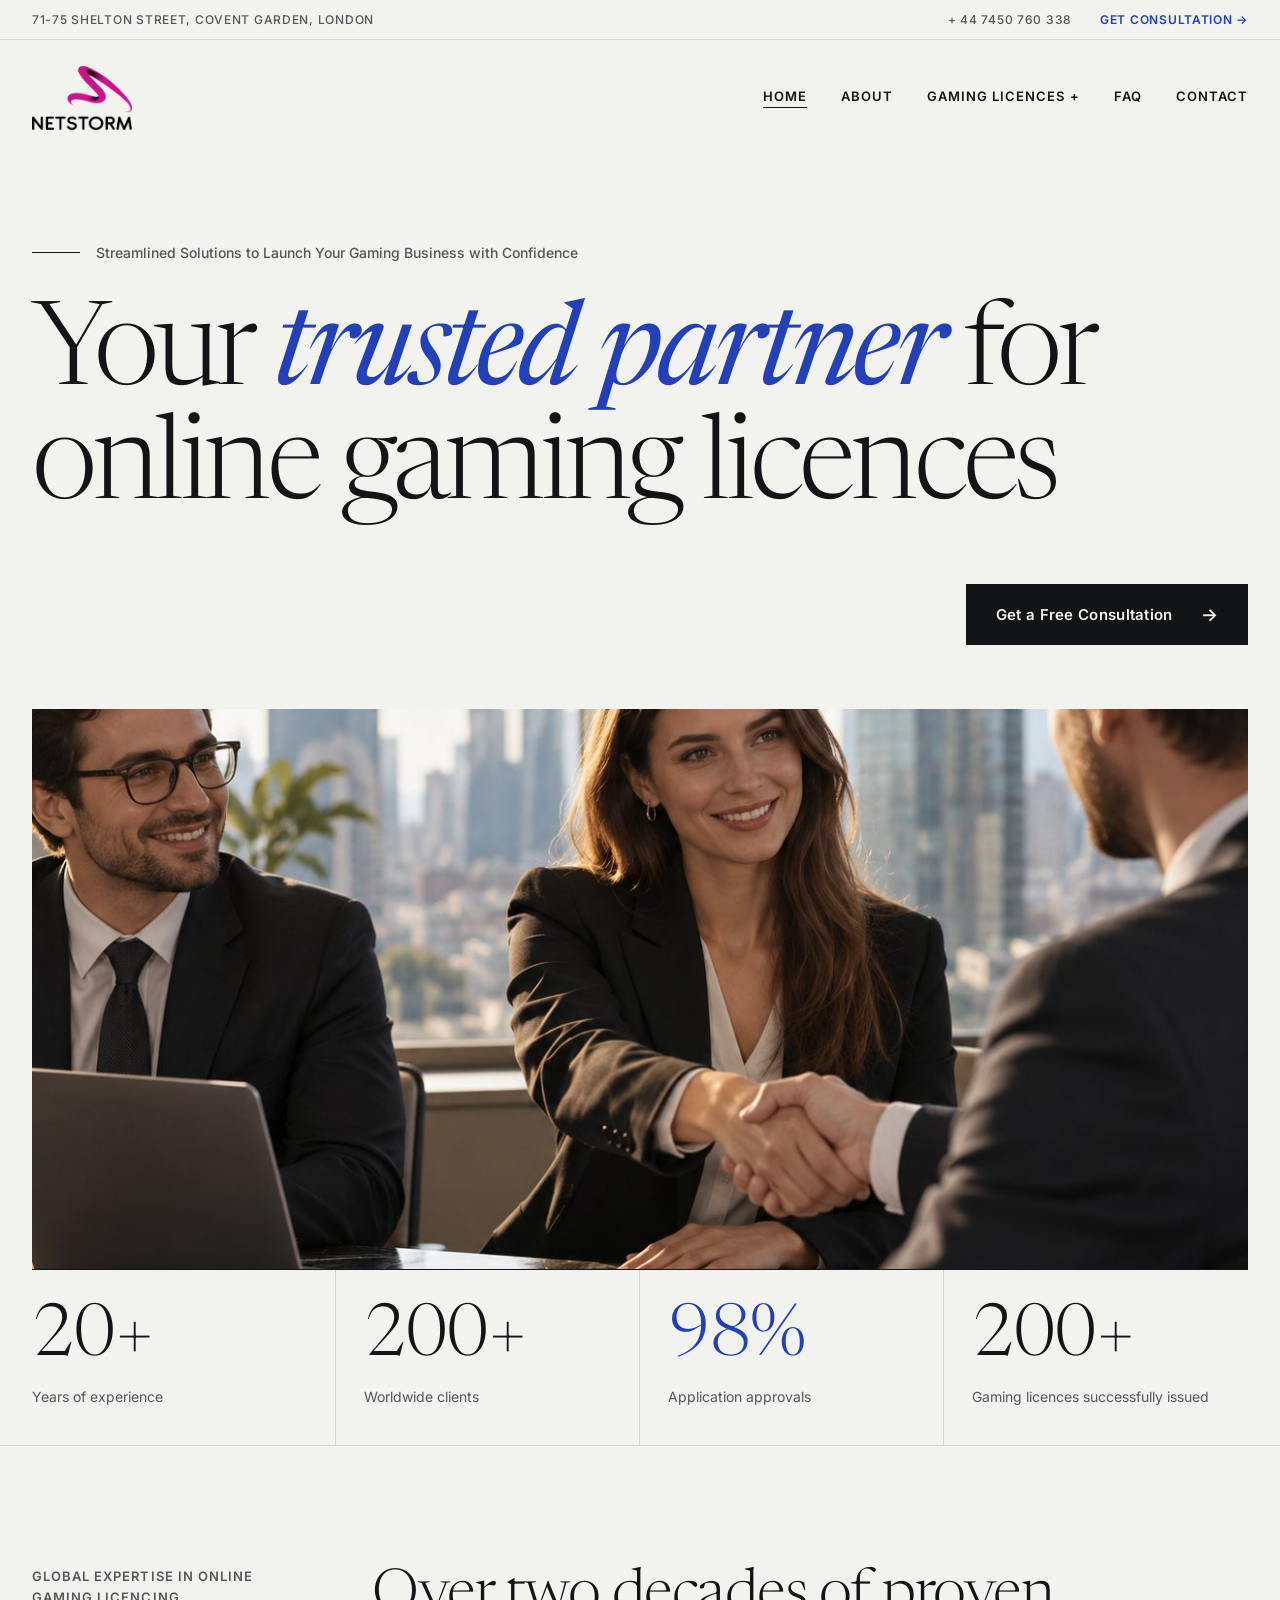
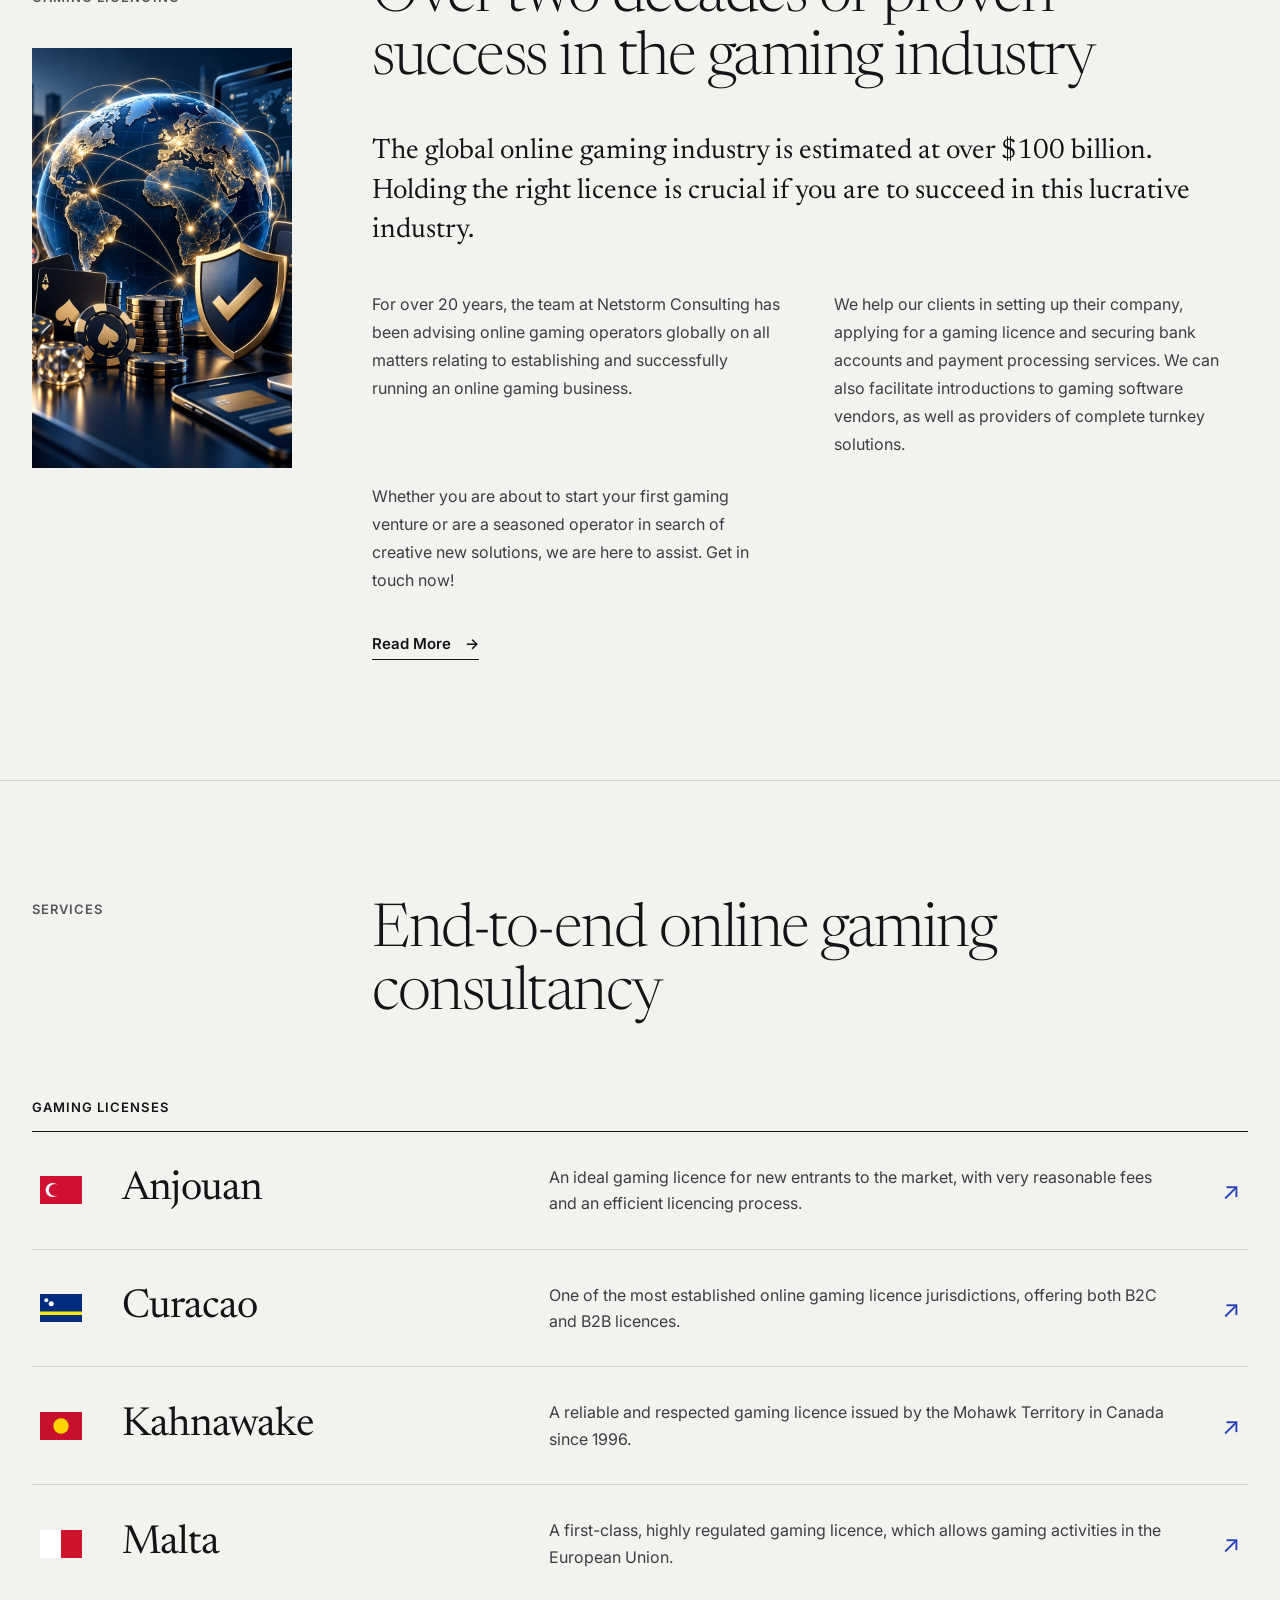
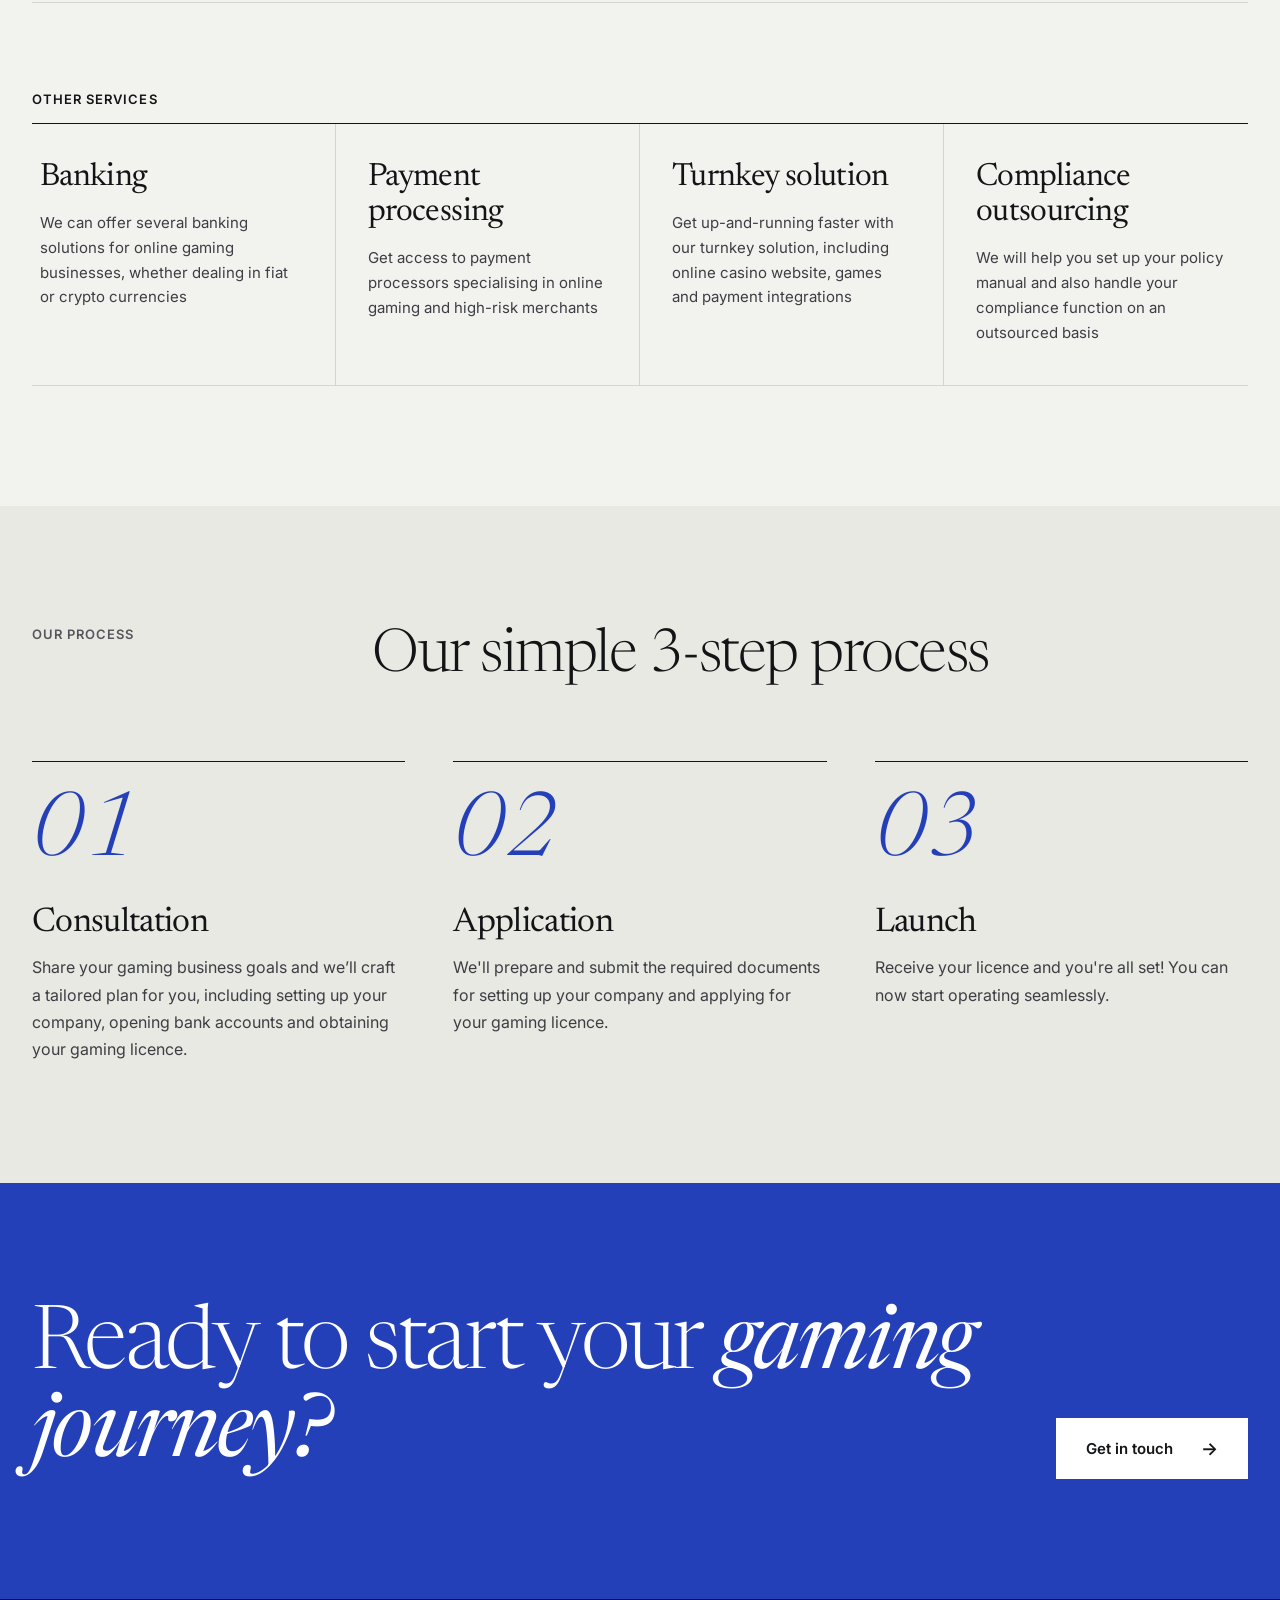
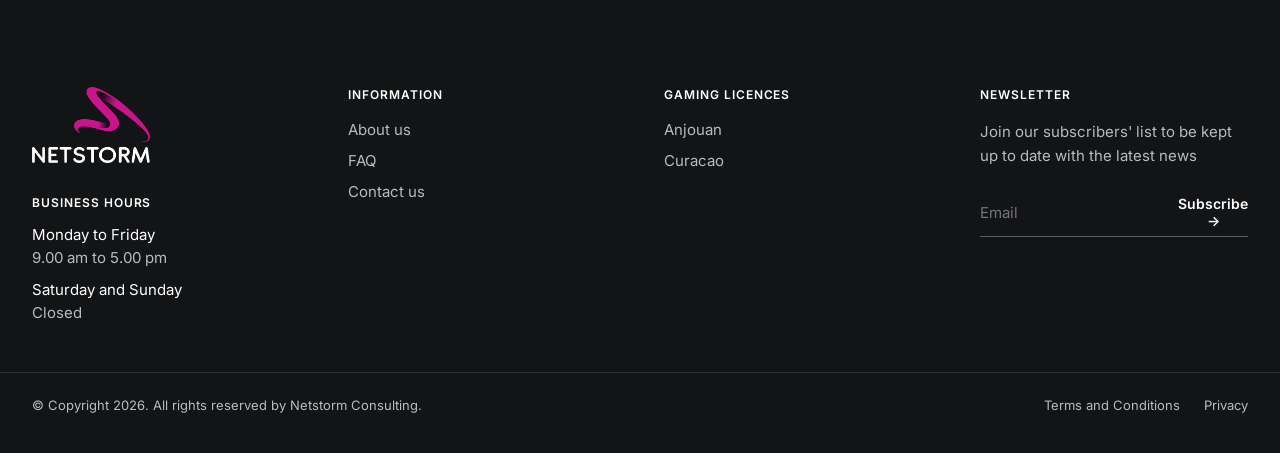
<file: 2/index.html>
<!doctype html>
<html lang="en">
<head>
  <meta charset="utf-8">
  <meta name="viewport" content="width=device-width, initial-scale=1">
  <title>Netstorm — Editorial</title>
  <link rel="preconnect" href="https://fonts.googleapis.com">
<link href="https://fonts.googleapis.com/css2?family=Newsreader:ital,opsz,wght@0,6..72,300;0,6..72,400;0,6..72,500;1,6..72,300;1,6..72,400&amp;family=Inter:wght@400;500;600&amp;display=swap" rel="stylesheet">
  <style>
body{margin:0;background:#131416}
a{color:#131416;text-decoration:none}a:hover{color:#2440B8}
.dd{position:relative}
.dd .menu{display:none;position:absolute;top:100%;left:-18px;padding-top:14px;z-index:5}
.dd:hover .menu{display:block}
.row{transition:background .2s ease}
.row:hover{background:#E9E9E3}
.flink{color:#B9BBC1}.flink:hover{color:#FFFFFF}
.nav-toggle{position:absolute;opacity:0;width:1px;height:1px;margin:0;pointer-events:none}
.burger{display:none}
.burger .i-close{display:none}
.nav-toggle:checked ~ .burger .i-open{display:none}
.nav-toggle:checked ~ .burger .i-close{display:block}
.nav-toggle:focus-visible ~ .burger{outline:2px solid currentColor;outline-offset:2px}
.sr{position:absolute;width:1px;height:1px;overflow:hidden;clip:rect(0 0 0 0);white-space:nowrap}
@media (max-width:1024px){
h1{font-size:84px !important}
h2{font-size:48px !important}
.cta h2{font-size:64px !important}
}
@media (max-width:900px){
.hdr{padding:14px 24px !important;gap:0 !important}
.hdr img{height:48px !important}
.burger{display:flex;align-items:center;justify-content:center;width:44px;height:44px;box-sizing:border-box;border:1px solid #131416;cursor:pointer;margin-left:auto}
.hdr nav{display:none !important;order:3;width:100%;flex-direction:column;gap:0 !important;margin-top:14px;border-top:1px solid #131416}
.hdr nav > a,.hdr .dd > a{display:block;padding:16px 0 !important;border-bottom:1px solid #D5D5CE !important}
.hdr .dd .menu{display:block;position:static;padding:0}
.hdr .dd .menu > div{border:0 !important;padding:0 0 0 16px !important;min-width:0 !important;background:none !important}
.hdr .dd .menu a{padding:14px 0 !important;border-bottom:1px solid #D5D5CE}
.nav-toggle:checked ~ nav{display:flex !important}
.hero dl{grid-template-columns:repeat(2,minmax(0,1fr)) !important}
.hero dl > div{padding:28px 0 !important;border-right:0 !important;border-bottom:1px solid #D5D5CE}
.hero dl > div:nth-child(odd){padding-right:24px !important;border-right:1px solid #D5D5CE !important}
.hero dl > div:nth-child(even){padding-left:24px !important}
}
@media (max-width:767px){
h1{font-size:50px !important;line-height:1 !important}
h2{font-size:34px !important;line-height:1.1 !important}
.cta h2{font-size:44px !important}
.tb > div{padding:10px 16px !important}
.hdr{padding:12px 16px !important}
.hdr img{height:44px !important}
.hero{padding:44px 16px 0 !important}
.hero > p{margin-bottom:24px !important;align-items:flex-start !important;font-size:13px !important}
.hero > p > span{flex:none;width:28px !important;margin-top:9px}
.hero h1 + div{margin-top:32px !important}
.hero h1 + div a{width:100%;justify-content:space-between;box-sizing:border-box}
.hero img{height:280px !important;margin-top:40px !important}
.hero dl > div{padding-top:22px !important;padding-bottom:22px !important}
.hero dl > div:nth-child(odd){padding-right:14px !important}
.hero dl > div:nth-child(even){padding-left:14px !important}
.hero dt{font-size:44px !important}
.about > div,.services > div,.process > div{padding:64px 16px !important}
.about > div{gap:28px !important}
.about > div > div:first-child{max-width:none !important}
.about img{height:280px !important;margin-top:24px !important}
.about h2{margin-bottom:24px !important}
.about h2 + p{font-size:21px !important;margin-bottom:24px !important}
.services > div > div:first-child,.process > div > div:first-child{margin-bottom:36px !important;gap:12px !important}
.services .row{position:relative;padding:24px 0 !important;gap:10px 16px !important;border-right:0 !important}
.services .row > span:first-of-type{font-size:28px !important;padding-right:28px}
.services a.row > svg ~ span:nth-of-type(2){flex-basis:100% !important}
.services a.row > span[aria-hidden]{position:absolute;right:0;top:24px}
.services h3:nth-of-type(2){margin-top:56px !important}
.process ol{gap:36px !important}
.process li > div{font-size:64px !important}
.process h3{font-size:28px !important;margin-top:18px !important}
.cta > div{padding:64px 16px !important;gap:32px !important}
.cta a{width:100%;justify-content:space-between;box-sizing:border-box}
footer > div:first-child{padding:56px 16px 32px !important;gap:36px !important}
footer > div:last-child{padding:20px 16px 32px !important}
footer > div:last-child > span:last-child{flex-wrap:wrap;gap:8px 20px !important}
}
</style>
</head>
<body>
<div style="font-family: 'Inter', system-ui, sans-serif; color: #131416; background: #F2F2EE; min-height: 100%">

  <!-- Top bar -->
  <div class="tb" style="border-bottom: 1px solid #D5D5CE; font-size: 12px; font-weight: 500; letter-spacing: 0.06em; text-transform: uppercase; color: #54565C">
    <div style="max-width: 1280px; margin: 0 auto; padding: 12px 32px; display: flex; flex-wrap: wrap; justify-content: space-between; gap: 8px 24px">
      <span>71-75 Shelton Street, Covent Garden, London</span>
      <span style="display: flex; flex-wrap: wrap; gap: 8px 28px">
        <a href="tel:+447450760338" style="color: #54565C">+ 44 7450 760 338</a>
        <a href="https://netstormgaming.com/contact-us/" style="color: #2440B8; font-weight: 600">Get Consultation →</a>
      </span>
    </div>
  </div>

  <!-- Header -->
  <header class="hdr" style="max-width: 1280px; margin: 0 auto; padding: 26px 32px; display: flex; flex-wrap: wrap; align-items: center; justify-content: space-between; gap: 16px 40px">
    <a href="https://netstormgaming.com" aria-label="Netstorm — home" style="display: flex"><img src="img/logo-dark.png" alt="Netstorm" style="height: 64px; width: auto; display: block"></a>
    <input type="checkbox" id="nav-toggle" class="nav-toggle">
    <label for="nav-toggle" class="burger"><span class="sr">Menu</span>
      <svg class="i-open" aria-hidden="true" width="22" height="22" viewBox="0 0 24 24" fill="none" stroke="currentColor" stroke-width="1.8" stroke-linecap="square"><path d="M4 8h16M4 16h16"></path></svg>
      <svg class="i-close" aria-hidden="true" width="22" height="22" viewBox="0 0 24 24" fill="none" stroke="currentColor" stroke-width="1.8" stroke-linecap="square"><path d="M6 6l12 12M18 6L6 18"></path></svg>
    </label>
    <nav aria-label="Main" style="display: flex; flex-wrap: wrap; gap: 6px 34px; font-size: 13px; font-weight: 600; letter-spacing: 0.08em; text-transform: uppercase">
      <a href="https://netstormgaming.com/" style="border-bottom: 1px solid #131416; padding-bottom: 3px">Home</a>
      <a href="https://netstormgaming.com/about-us/">About</a>
      <div class="dd">
        <a href="https://netstormgaming.com/gaming-licences/">Gaming licences +</a>
        <div class="menu">
          <div style="background: #F2F2EE; border: 1px solid #131416; padding: 8px 0; min-width: 190px; display: flex; flex-direction: column; text-transform: none; letter-spacing: 0; font-size: 15px; font-weight: 500">
            <a href="https://netstormgaming.com/anjouan-gaming-licence/" style="padding: 10px 18px">Anjouan</a>
            <a href="https://netstormgaming.com/curacao-gaming-licence/" style="padding: 10px 18px">Curacao</a>
          </div>
        </div>
      </div>
      <a href="https://netstormgaming.com/faq/">FAQ</a>
      <a href="https://netstormgaming.com/contact-us/">Contact</a>
    </nav>
  </header>

  <!-- Hero -->
  <section class="hero" style="max-width: 1280px; margin: 0 auto; padding: 88px 32px 0">
    <p style="margin: 0 0 40px; display: flex; align-items: center; gap: 16px; font-size: 14px; font-weight: 500; color: #54565C">
      <span style="width: 48px; height: 1px; background: #131416"></span>
      Streamlined Solutions to Launch Your Gaming Business with Confidence
    </p>
    <h1 style="margin: 0; font-family: 'Newsreader', Georgia, serif; font-weight: 300; font-size: 116px; line-height: 0.98; letter-spacing: -0.035em; max-width: 1120px">Your <em style="font-weight: 400; color: #2440B8">trusted partner</em> for online gaming licences</h1>
    <div style="margin-top: 56px; display: flex; justify-content: flex-end">
      <a href="https://netstormgaming.com/contact-us/" style="background: #131416; color: #F2F2EE; padding: 20px 30px; font-size: 15px; font-weight: 600; letter-spacing: 0.02em; display: inline-flex; align-items: center; gap: 28px">Get a Free Consultation <span aria-hidden="true" style="font-size: 18px">→</span></a>
    </div>

    <img src="img/hero.jpg" alt="Consultants meeting with a client" style="margin-top: 64px; width: 100%; height: 560px; object-fit: cover; object-position: center 45%; display: block">

    <dl style="margin: 0; display: grid; grid-template-columns: repeat(auto-fit, minmax(240px, 1fr)); border-top: 1px solid #131416">
      <div style="padding: 32px 28px 40px 0; border-right: 1px solid #D5D5CE">
        <dt style="font-family: 'Newsreader', Georgia, serif; font-size: 72px; font-weight: 300; letter-spacing: -0.03em; line-height: 1">20+</dt>
        <dd style="margin: 14px 0 0; font-size: 14px; color: #54565C">Years of experience</dd>
      </div>
      <div style="padding: 32px 28px 40px; border-right: 1px solid #D5D5CE">
        <dt style="font-family: 'Newsreader', Georgia, serif; font-size: 72px; font-weight: 300; letter-spacing: -0.03em; line-height: 1">200+</dt>
        <dd style="margin: 14px 0 0; font-size: 14px; color: #54565C">Worldwide clients</dd>
      </div>
      <div style="padding: 32px 28px 40px; border-right: 1px solid #D5D5CE">
        <dt style="font-family: 'Newsreader', Georgia, serif; font-size: 72px; font-weight: 300; letter-spacing: -0.03em; line-height: 1; color: #2440B8">98%</dt>
        <dd style="margin: 14px 0 0; font-size: 14px; color: #54565C">Application approvals</dd>
      </div>
      <div style="padding: 32px 0 40px 28px">
        <dt style="font-family: 'Newsreader', Georgia, serif; font-size: 72px; font-weight: 300; letter-spacing: -0.03em; line-height: 1">200+</dt>
        <dd style="margin: 14px 0 0; font-size: 14px; color: #54565C">Gaming licences successfully issued</dd>
      </div>
    </dl>
  </section>

  <!-- About -->
  <section class="about" style="border-top: 1px solid #D5D5CE">
    <div style="max-width: 1280px; margin: 0 auto; padding: 120px 32px; display: flex; flex-wrap: wrap; gap: 48px 80px">
      <div style="flex: 1 1 260px; max-width: 340px">
        <p style="margin: 0; font-size: 13px; font-weight: 600; letter-spacing: 0.08em; text-transform: uppercase; color: #54565C; line-height: 1.6">Global Expertise in Online Gaming Licencing</p>
        <img src="img/about.jpg" alt="Global online gaming licensing" style="margin-top: 40px; width: 100%; height: 420px; object-fit: cover; display: block">
      </div>
      <div style="flex: 999 1 560px; min-width: 0">
        <h2 style="margin: 0 0 40px; font-family: 'Newsreader', Georgia, serif; font-weight: 300; font-size: 60px; line-height: 1.05; letter-spacing: -0.025em; max-width: 820px">Over two decades of proven success in the gaming industry</h2>
        <p style="margin: 0 0 40px; font-family: 'Newsreader', Georgia, serif; font-size: 28px; line-height: 1.4; max-width: 820px">The global online gaming industry is estimated at over $100 billion. Holding the right licence is crucial if you are to succeed in this lucrative industry.</p>
        <div style="display: grid; grid-template-columns: repeat(auto-fit, minmax(280px, 1fr)); gap: 24px 48px; font-size: 16px; line-height: 1.75; color: #3C3E43">
          <p style="margin: 0">For over 20 years, the team at Netstorm Consulting has been advising online gaming operators globally on all matters relating to establishing and successfully running an online gaming business.</p>
          <p style="margin: 0">We help our clients in setting up their company, applying for a gaming licence and securing bank accounts and payment processing services. We can also facilitate introductions to gaming software vendors, as well as providers of complete turnkey solutions.</p>
          <p style="margin: 0">Whether you are about to start your first gaming venture or are a seasoned operator in search of creative new solutions, we are here to assist. Get in touch now!</p>
        </div>
        <a href="https://netstormgaming.com/about-us/" style="margin-top: 40px; display: inline-flex; gap: 14px; align-items: center; font-size: 15px; font-weight: 600; border-bottom: 1px solid #131416; padding-bottom: 6px">Read More <span aria-hidden="true">→</span></a>
      </div>
    </div>
  </section>

  <!-- Services -->
  <section class="services" style="border-top: 1px solid #D5D5CE">
    <div style="max-width: 1280px; margin: 0 auto; padding: 120px 32px">
      <div style="display: flex; flex-wrap: wrap; gap: 24px 80px; margin-bottom: 72px">
        <p style="margin: 0; flex: 1 1 260px; max-width: 340px; font-size: 13px; font-weight: 600; letter-spacing: 0.08em; text-transform: uppercase; color: #54565C">Services</p>
        <h2 style="margin: 0; flex: 999 1 560px; font-family: 'Newsreader', Georgia, serif; font-weight: 300; font-size: 60px; line-height: 1.05; letter-spacing: -0.025em">End-to-end online gaming consultancy</h2>
      </div>

      <h3 style="margin: 0; padding: 0 0 16px; border-bottom: 1px solid #131416; font-size: 13px; font-weight: 600; letter-spacing: 0.08em; text-transform: uppercase">Gaming licenses</h3>
      <div>
        <a class="row" href="https://netstormgaming.com/anjouan-gaming-licence/" style="display: flex; flex-wrap: wrap; align-items: center; gap: 12px 40px; padding: 32px 8px; border-bottom: 1px solid #D5D5CE">
          <svg role="img" aria-label="Anjouan flag" width="42" height="28" viewBox="0 0 30 20"><rect width="30" height="20" fill="#D21034"></rect><circle cx="9" cy="10" r="5" fill="#FFFFFF"></circle><circle cx="10.6" cy="10" r="4.3" fill="#D21034"></circle></svg>
          <span style="flex: 1 1 260px; font-family: 'Newsreader', Georgia, serif; font-size: 40px; letter-spacing: -0.02em; line-height: 1.1">Anjouan</span>
          <span style="flex: 2 1 380px; font-size: 16px; line-height: 1.65; color: #3C3E43">An ideal gaming licence for new entrants to the market, with very reasonable fees and an efficient licencing process.</span>
          <span aria-hidden="true" style="font-size: 24px; color: #2440B8">↗</span>
        </a>
        <a class="row" href="https://netstormgaming.com/curacao/" style="display: flex; flex-wrap: wrap; align-items: center; gap: 12px 40px; padding: 32px 8px; border-bottom: 1px solid #D5D5CE">
          <svg role="img" aria-label="Curacao flag" width="42" height="28" viewBox="0 0 30 20"><rect width="30" height="20" fill="#002B7F"></rect><rect y="12.5" width="30" height="2.5" fill="#F9E814"></rect><circle cx="4.5" cy="4.5" r="1.4" fill="#FFFFFF"></circle><circle cx="8" cy="7" r="1.8" fill="#FFFFFF"></circle></svg>
          <span style="flex: 1 1 260px; font-family: 'Newsreader', Georgia, serif; font-size: 40px; letter-spacing: -0.02em; line-height: 1.1">Curacao</span>
          <span style="flex: 2 1 380px; font-size: 16px; line-height: 1.65; color: #3C3E43">One of the most established online gaming licence jurisdictions, offering both B2C and B2B licences.</span>
          <span aria-hidden="true" style="font-size: 24px; color: #2440B8">↗</span>
        </a>
        <a class="row" href="https://netstormgaming.com/contact-us/" style="display: flex; flex-wrap: wrap; align-items: center; gap: 12px 40px; padding: 32px 8px; border-bottom: 1px solid #D5D5CE">
          <svg role="img" aria-label="Kahnawake flag" width="42" height="28" viewBox="0 0 30 20"><rect width="30" height="20" fill="#C8102E"></rect><circle cx="15" cy="10" r="5.5" fill="#FFD100"></circle></svg>
          <span style="flex: 1 1 260px; font-family: 'Newsreader', Georgia, serif; font-size: 40px; letter-spacing: -0.02em; line-height: 1.1">Kahnawake</span>
          <span style="flex: 2 1 380px; font-size: 16px; line-height: 1.65; color: #3C3E43">A reliable and respected gaming licence issued by the Mohawk Territory in Canada since 1996.</span>
          <span aria-hidden="true" style="font-size: 24px; color: #2440B8">↗</span>
        </a>
        <a class="row" href="https://netstormgaming.com/contact-us/" style="display: flex; flex-wrap: wrap; align-items: center; gap: 12px 40px; padding: 32px 8px; border-bottom: 1px solid #D5D5CE">
          <svg role="img" aria-label="Malta flag" width="42" height="28" viewBox="0 0 30 20"><rect width="15" height="20" fill="#FFFFFF"></rect><rect x="15" width="15" height="20" fill="#CF142B"></rect></svg>
          <span style="flex: 1 1 260px; font-family: 'Newsreader', Georgia, serif; font-size: 40px; letter-spacing: -0.02em; line-height: 1.1">Malta</span>
          <span style="flex: 2 1 380px; font-size: 16px; line-height: 1.65; color: #3C3E43">A first-class, highly regulated gaming licence, which allows gaming activities in the European Union.</span>
          <span aria-hidden="true" style="font-size: 24px; color: #2440B8">↗</span>
        </a>
      </div>

      <h3 style="margin: 88px 0 0; padding: 0 0 16px; border-bottom: 1px solid #131416; font-size: 13px; font-weight: 600; letter-spacing: 0.08em; text-transform: uppercase">Other services</h3>
      <div style="display: grid; grid-template-columns: repeat(auto-fit, minmax(280px, 1fr))">
        <a class="row" href="https://netstormgaming.com/contact-us/" style="padding: 36px 32px 40px 8px; border-bottom: 1px solid #D5D5CE; border-right: 1px solid #D5D5CE; display: flex; flex-direction: column; gap: 16px">
          <span style="font-family: 'Newsreader', Georgia, serif; font-size: 32px; letter-spacing: -0.02em; line-height: 1.1">Banking</span>
          <span style="font-size: 15px; line-height: 1.65; color: #3C3E43">We can offer several banking solutions for online gaming businesses, whether dealing in fiat or crypto currencies</span>
        </a>
        <a class="row" href="https://netstormgaming.com/contact-us/" style="padding: 36px 32px 40px; border-bottom: 1px solid #D5D5CE; border-right: 1px solid #D5D5CE; display: flex; flex-direction: column; gap: 16px">
          <span style="font-family: 'Newsreader', Georgia, serif; font-size: 32px; letter-spacing: -0.02em; line-height: 1.1">Payment processing</span>
          <span style="font-size: 15px; line-height: 1.65; color: #3C3E43">Get access to payment processors specialising in online gaming and high-risk merchants</span>
        </a>
        <a class="row" href="https://netstormgaming.com/contact-us/" style="padding: 36px 32px 40px; border-bottom: 1px solid #D5D5CE; border-right: 1px solid #D5D5CE; display: flex; flex-direction: column; gap: 16px">
          <span style="font-family: 'Newsreader', Georgia, serif; font-size: 32px; letter-spacing: -0.02em; line-height: 1.1">Turnkey solution</span>
          <span style="font-size: 15px; line-height: 1.65; color: #3C3E43">Get up-and-running faster with our turnkey solution, including online casino website, games and payment integrations</span>
        </a>
        <a class="row" href="https://netstormgaming.com/contact-us/" style="padding: 36px 8px 40px 32px; border-bottom: 1px solid #D5D5CE; display: flex; flex-direction: column; gap: 16px">
          <span style="font-family: 'Newsreader', Georgia, serif; font-size: 32px; letter-spacing: -0.02em; line-height: 1.1">Compliance outsourcing</span>
          <span style="font-size: 15px; line-height: 1.65; color: #3C3E43">We will help you set up your policy manual and also handle your compliance function on an outsourced basis</span>
        </a>
      </div>
    </div>
  </section>

  <!-- Process -->
  <section class="process" style="background: #E9E9E3">
    <div style="max-width: 1280px; margin: 0 auto; padding: 120px 32px">
      <div style="display: flex; flex-wrap: wrap; gap: 24px 80px; margin-bottom: 72px">
        <p style="margin: 0; flex: 1 1 260px; max-width: 340px; font-size: 13px; font-weight: 600; letter-spacing: 0.08em; text-transform: uppercase; color: #54565C">Our Process</p>
        <h2 style="margin: 0; flex: 999 1 560px; font-family: 'Newsreader', Georgia, serif; font-weight: 300; font-size: 60px; line-height: 1.05; letter-spacing: -0.025em">Our simple 3-step process</h2>
      </div>
      <ol style="list-style: none; margin: 0; padding: 0; display: grid; grid-template-columns: repeat(auto-fit, minmax(280px, 1fr)); gap: 48px">
        <li style="border-top: 1px solid #131416; padding-top: 28px">
          <div style="font-family: 'Newsreader', Georgia, serif; font-style: italic; font-weight: 300; font-size: 88px; line-height: 1; color: #2440B8">01</div>
          <h3 style="margin: 28px 0 14px; font-family: 'Newsreader', Georgia, serif; font-weight: 400; font-size: 34px; letter-spacing: -0.02em">Consultation</h3>
          <p style="margin: 0; font-size: 16px; line-height: 1.7; color: #3C3E43">Share your gaming business goals and we’ll craft a tailored plan for you, including setting up your company, opening bank accounts and obtaining your gaming licence.</p>
        </li>
        <li style="border-top: 1px solid #131416; padding-top: 28px">
          <div style="font-family: 'Newsreader', Georgia, serif; font-style: italic; font-weight: 300; font-size: 88px; line-height: 1; color: #2440B8">02</div>
          <h3 style="margin: 28px 0 14px; font-family: 'Newsreader', Georgia, serif; font-weight: 400; font-size: 34px; letter-spacing: -0.02em">Application</h3>
          <p style="margin: 0; font-size: 16px; line-height: 1.7; color: #3C3E43">We'll prepare and submit the required documents for setting up your company and applying for your gaming licence.</p>
        </li>
        <li style="border-top: 1px solid #131416; padding-top: 28px">
          <div style="font-family: 'Newsreader', Georgia, serif; font-style: italic; font-weight: 300; font-size: 88px; line-height: 1; color: #2440B8">03</div>
          <h3 style="margin: 28px 0 14px; font-family: 'Newsreader', Georgia, serif; font-weight: 400; font-size: 34px; letter-spacing: -0.02em">Launch</h3>
          <p style="margin: 0; font-size: 16px; line-height: 1.7; color: #3C3E43">Receive your licence and you're all set! You can now start operating seamlessly.</p>
        </li>
      </ol>
    </div>
  </section>

  <!-- CTA -->
  <section class="cta" style="background: #2440B8; color: #FFFFFF">
    <div style="max-width: 1280px; margin: 0 auto; padding: 120px 32px; display: flex; flex-wrap: wrap; align-items: flex-end; justify-content: space-between; gap: 40px">
      <h2 style="margin: 0; flex: 1 1 640px; font-family: 'Newsreader', Georgia, serif; font-weight: 300; font-size: 88px; line-height: 1; letter-spacing: -0.03em">Ready to start your <em style="font-weight: 400">gaming journey?</em></h2>
      <a href="https://netstormgaming.com/contact-us/" style="background: #FFFFFF; color: #131416; padding: 20px 30px; font-size: 15px; font-weight: 600; display: inline-flex; align-items: center; gap: 28px">Get in touch <span aria-hidden="true" style="font-size: 18px">→</span></a>
    </div>
  </section>

  <!-- Footer -->
  <footer style="background: #131416; color: #B9BBC1; font-size: 15px">
    <div style="max-width: 1280px; margin: 0 auto; padding: 88px 32px 48px; display: grid; grid-template-columns: repeat(auto-fit, minmax(220px, 1fr)); gap: 48px">
      <div style="display: flex; flex-direction: column; gap: 32px">
        <a href="https://netstormgaming.com" aria-label="Netstorm — home" style="display: flex; align-self: flex-start"><img src="img/logo-light.png" alt="Netstorm" style="height: 76px; width: auto; display: block"></a>
        <div>
          <h4 style="margin: 0 0 14px; font-size: 12px; font-weight: 600; letter-spacing: 0.08em; text-transform: uppercase; color: #FFFFFF">Business Hours</h4>
          <div style="display: flex; flex-direction: column; gap: 10px; line-height: 1.5">
            <div><div style="color: #FFFFFF">Monday to Friday</div><div>9.00 am to 5.00 pm</div></div>
            <div><div style="color: #FFFFFF">Saturday and Sunday</div><div>Closed</div></div>
          </div>
        </div>
      </div>
      <div>
        <h4 style="margin: 0 0 18px; font-size: 12px; font-weight: 600; letter-spacing: 0.08em; text-transform: uppercase; color: #FFFFFF">Information</h4>
        <div style="display: flex; flex-direction: column; gap: 12px">
          <a class="flink" href="https://netstormgaming.com/about-us/">About us</a>
          <a class="flink" href="https://netstormgaming.com/faq/">FAQ</a>
          <a class="flink" href="https://netstormgaming.com/contact-us/">Contact us</a>
        </div>
      </div>
      <div>
        <h4 style="margin: 0 0 18px; font-size: 12px; font-weight: 600; letter-spacing: 0.08em; text-transform: uppercase; color: #FFFFFF">Gaming licences</h4>
        <div style="display: flex; flex-direction: column; gap: 12px">
          <a class="flink" href="https://netstormgaming.com/anjouan-gaming-licence/">Anjouan</a>
          <a class="flink" href="https://netstormgaming.com/curacao-gaming-licence/">Curacao</a>
        </div>
      </div>
      <div>
        <h4 style="margin: 0 0 18px; font-size: 12px; font-weight: 600; letter-spacing: 0.08em; text-transform: uppercase; color: #FFFFFF">Newsletter</h4>
        <p style="margin: 0 0 20px; line-height: 1.6">Join our subscribers' list to be kept up to date with the latest news</p>
        <form style="display: flex; border-bottom: 1px solid #5A5C62">
          <label for="nl-b" style="position: absolute; width: 1px; height: 1px; overflow: hidden; clip: rect(0 0 0 0)">Email</label>
          <input id="nl-b" type="email" placeholder="Email" style="flex: 1 1 auto; min-width: 0; min-height: 48px; border: 0; background: transparent; color: #FFFFFF; font: inherit; font-size: 15px; padding: 0">
          <button type="button" style="min-height: 48px; border: 0; background: transparent; color: #FFFFFF; font: inherit; font-size: 14px; font-weight: 600; cursor: pointer; padding: 0 0 0 16px">Subscribe →</button>
        </form>
      </div>
    </div>
    <div style="max-width: 1280px; margin: 0 auto; padding: 24px 32px 40px; border-top: 1px solid #2A2C30; display: flex; flex-wrap: wrap; justify-content: space-between; gap: 12px; font-size: 13px">
      <span>© Copyright 2026. All rights reserved by Netstorm Consulting.</span>
      <span style="display: flex; gap: 24px">
        <a class="flink" href="https://netstormgaming.com/terms/">Terms and Conditions</a>
        <a class="flink" href="https://netstormgaming.com/privacy-policy/">Privacy</a>
      </span>
    </div>
  </footer>
</div>

</body>
</html>
</file>
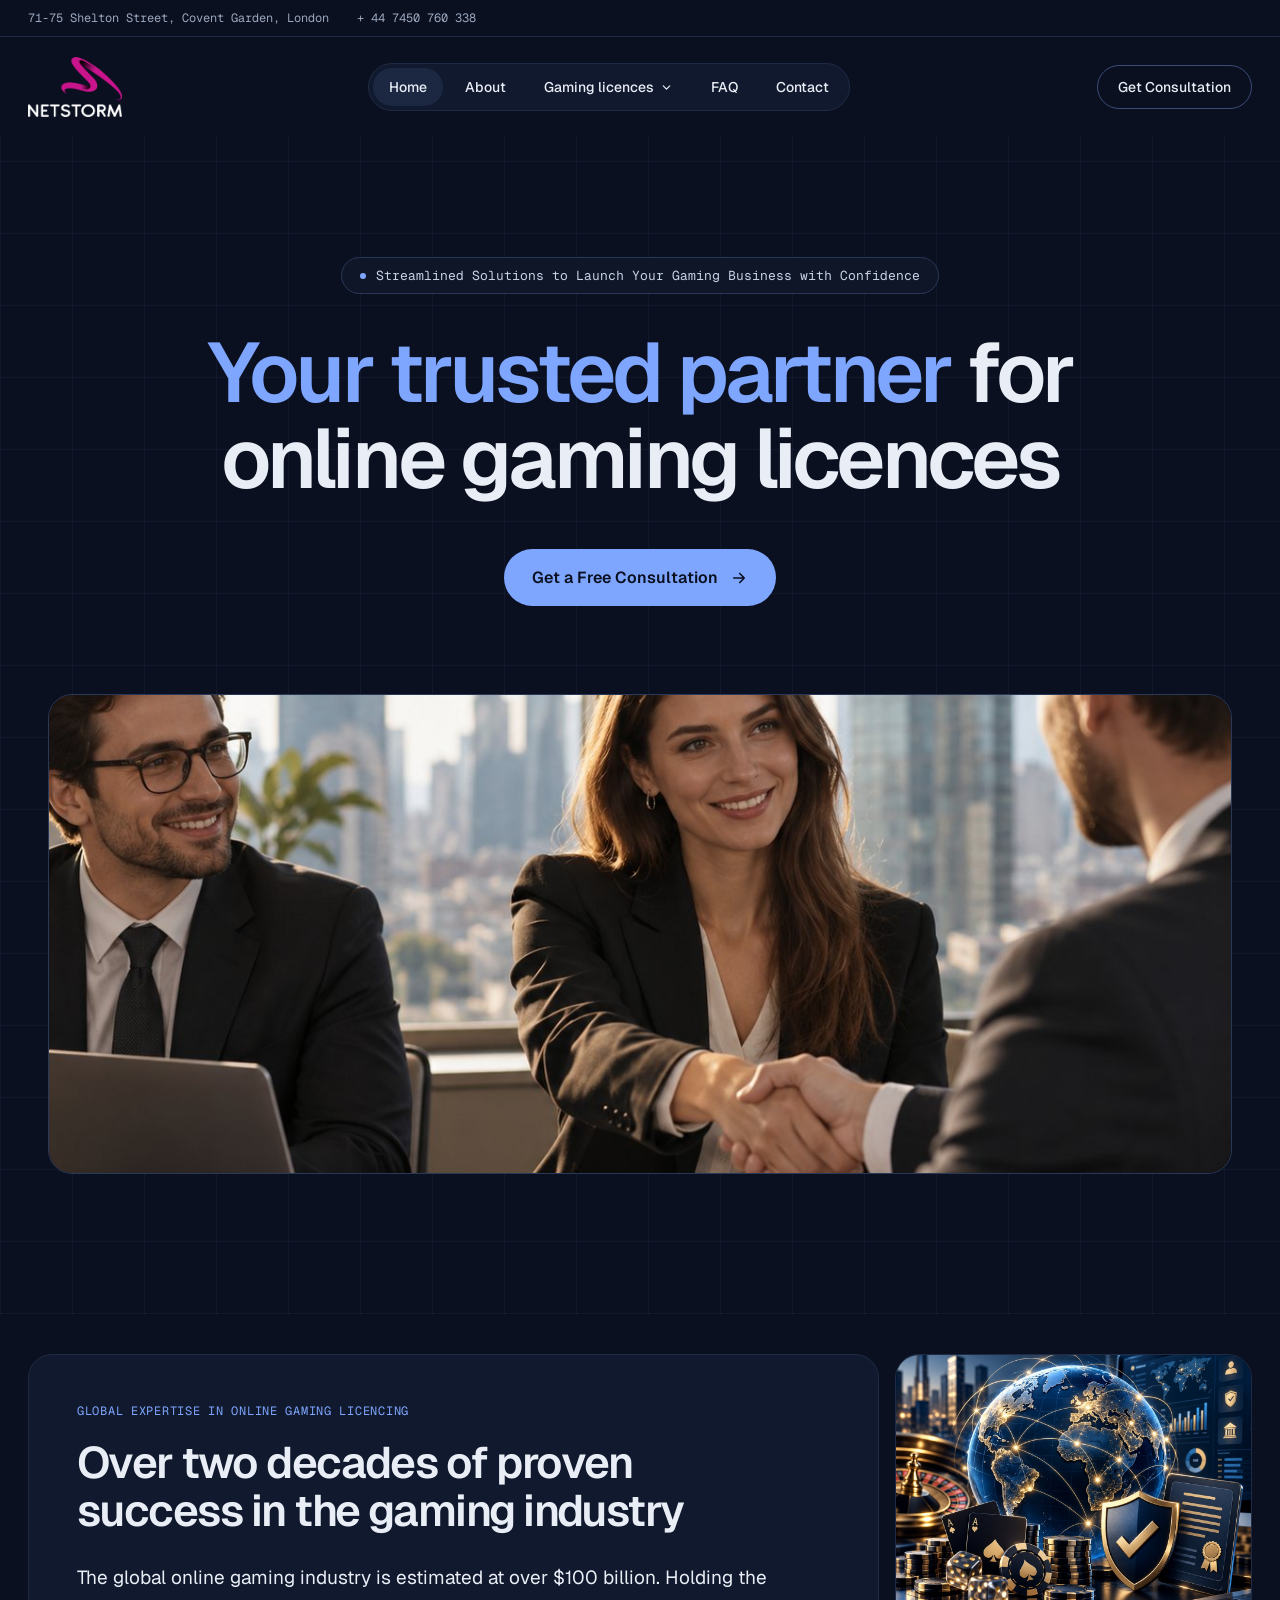
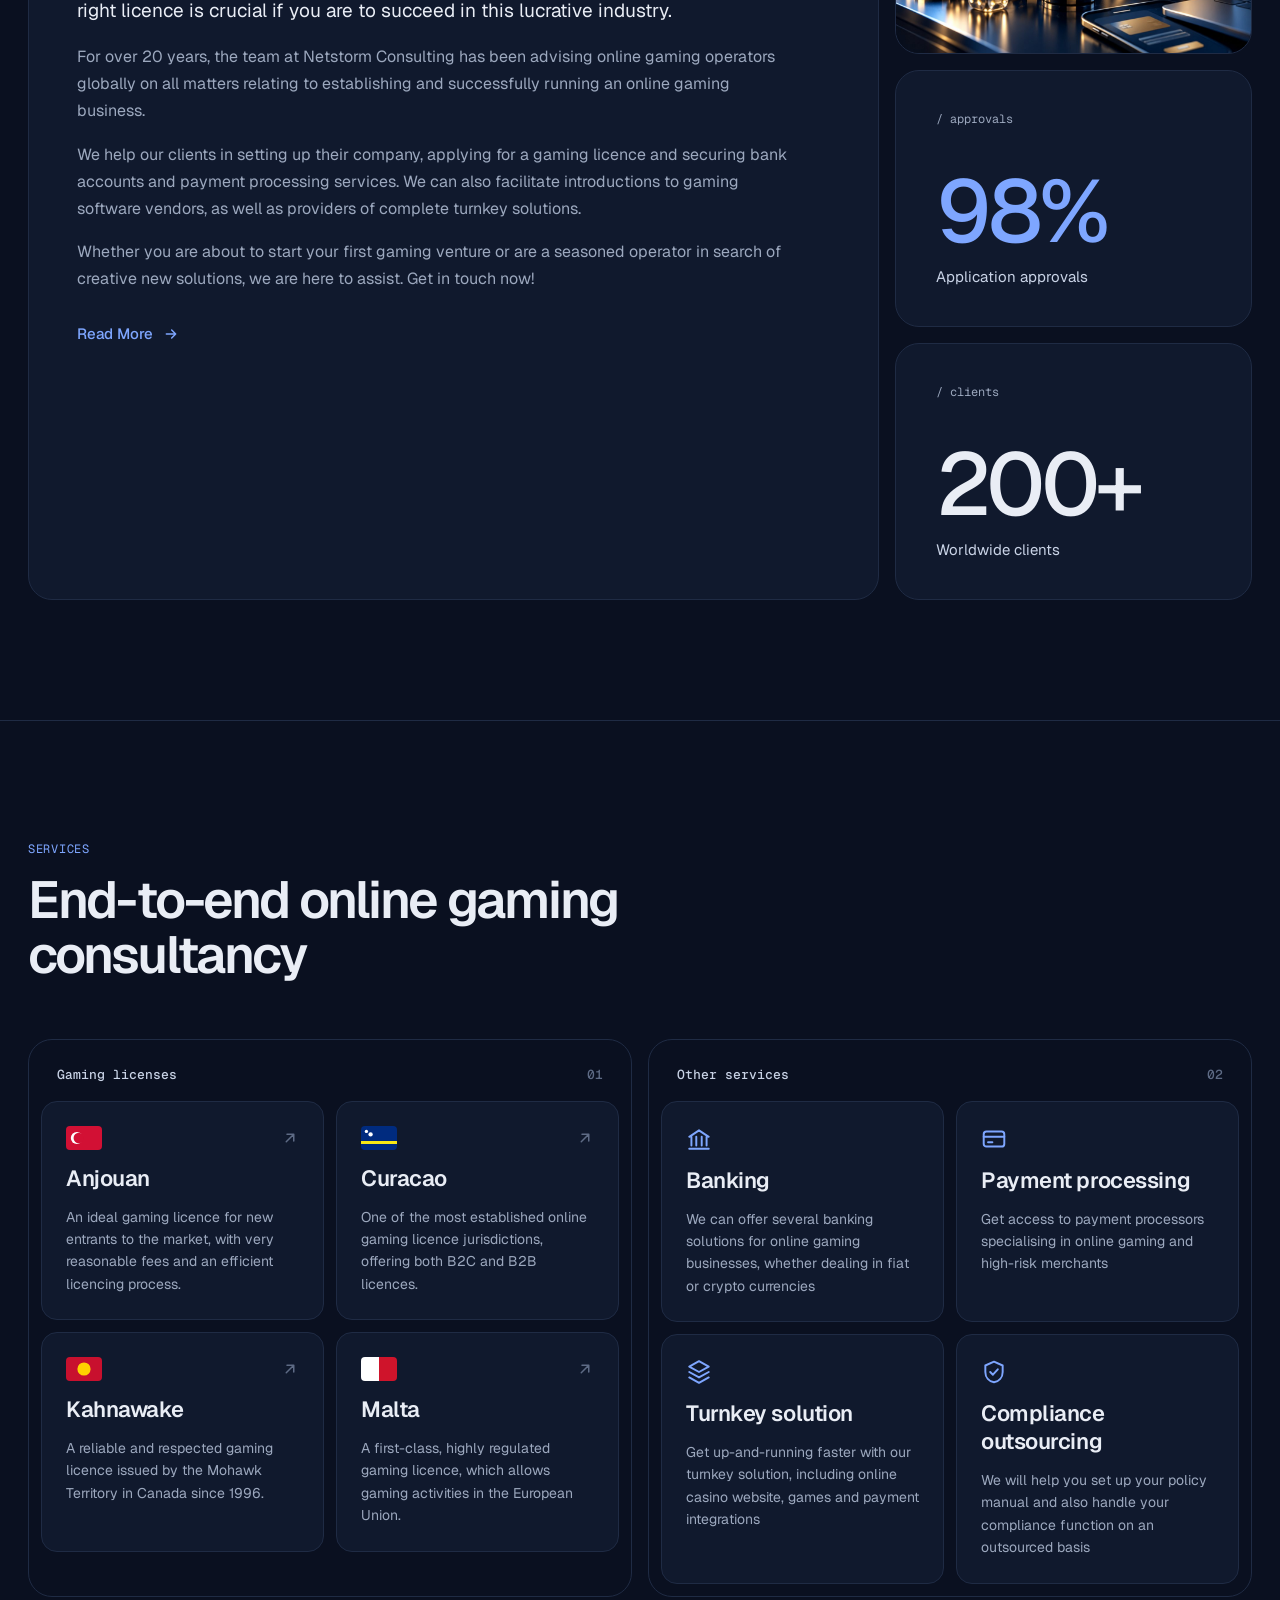
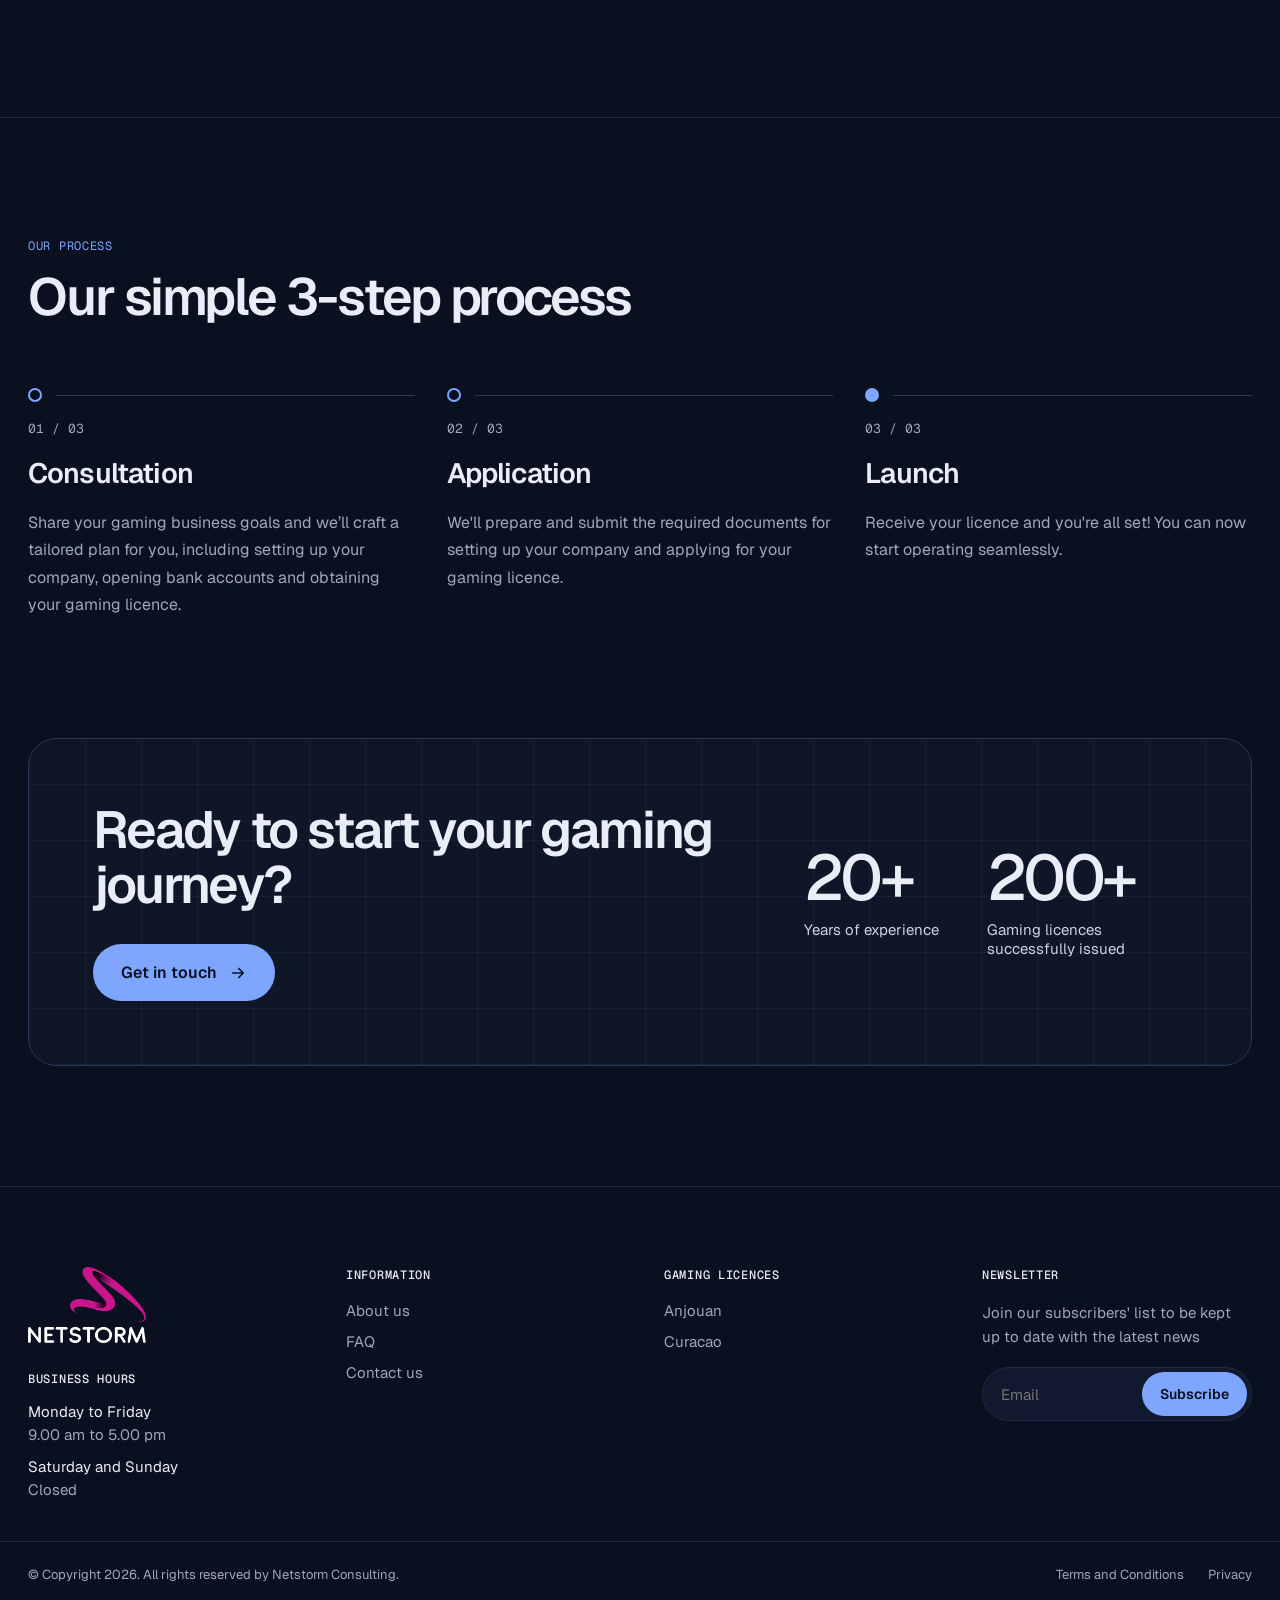
<file: 3/index.html>
<!doctype html>
<html lang="en">
<head>
  <meta charset="utf-8">
  <meta name="viewport" content="width=device-width, initial-scale=1">
  <title>Netstorm — Midnight</title>
  <link rel="preconnect" href="https://fonts.googleapis.com">
<link href="https://fonts.googleapis.com/css2?family=Geist:wght@300;400;500;600;700&amp;family=Geist+Mono:wght@400;500&amp;display=swap" rel="stylesheet">
  <style>
body{margin:0;background:#0A1020}
a{color:#E9EDF5;text-decoration:none}a:hover{color:#7EA6FF}
.dd{position:relative}
.dd .menu{display:none;position:absolute;top:100%;left:-14px;padding-top:12px;z-index:5}
.dd:hover .menu{display:block}
.tile{transition:border-color .2s ease, background .2s ease}
.tile:hover{border-color:#3A4D74;background:#131E36}
.flink{color:#9CA8BE}.flink:hover{color:#FFFFFF}
.nav-toggle{position:absolute;opacity:0;width:1px;height:1px;margin:0;pointer-events:none}
.burger{display:none}
.burger .i-close{display:none}
.nav-toggle:checked ~ .burger .i-open{display:none}
.nav-toggle:checked ~ .burger .i-close{display:block}
.nav-toggle:focus-visible ~ .burger{outline:2px solid currentColor;outline-offset:2px}
.sr{position:absolute;width:1px;height:1px;overflow:hidden;clip:rect(0 0 0 0);white-space:nowrap}
@media (max-width:1024px){
h1{font-size:64px !important}
h2{font-size:44px !important}
}
@media (max-width:900px){
.hdr{padding:12px 24px !important;gap:0 !important}
.hdr img{height:46px !important}
.burger{display:flex;align-items:center;justify-content:center;width:44px;height:44px;box-sizing:border-box;border-radius:12px;border:1px solid #2A3858;color:#E9EDF5;cursor:pointer;margin-left:auto}
.hdr nav{display:none !important;order:3;width:100%;box-sizing:border-box;flex-direction:column;align-items:stretch !important;gap:2px !important;margin-top:12px;padding:8px !important;border-radius:16px !important}
.hdr nav > a,.hdr .dd > a{padding:13px 14px !important;border-radius:10px !important}
.hdr .dd > a svg{display:none}
.hdr .dd .menu{display:block;position:static;padding:0}
.hdr .dd .menu > div{border:0 !important;background:none !important;padding:0 0 0 14px !important;min-width:0 !important}
.hdr-cta{display:none !important;order:4;width:100%;justify-content:center;margin-top:10px}
.nav-toggle:checked ~ nav{display:flex !important}
.nav-toggle:checked ~ .hdr-cta{display:flex !important}
}
@media (max-width:767px){
h1{font-size:40px !important;letter-spacing:-0.035em !important}
h2{font-size:32px !important}
.tb > div{padding:8px 16px !important;gap:4px 16px !important}
.hdr{padding:12px 16px !important}
.hdr img{height:44px !important}
.hero{padding:56px 16px 48px !important}
.hero p{font-size:12px !important;border-radius:14px !important;align-items:flex-start !important;text-align:left;margin-bottom:24px !important}
.hero p > span{flex:none;margin-top:5px}
.hero h1 ~ a{width:100%;justify-content:center;box-sizing:border-box;margin-top:32px !important}
.hero > div:last-child{margin-top:40px !important}
.hero img{height:260px !important;border-radius:16px !important}
.about{padding:0 16px 64px !important;gap:12px !important}
.about > div:first-child{padding:28px 22px !important;border-radius:20px !important}
.about > div:last-child{gap:12px !important}
.about > div:last-child > div{padding:26px !important;gap:24px !important;border-radius:20px !important}
.about > div:last-child > div > div > div:first-child{font-size:64px !important}
.about img{height:240px !important;border-radius:20px !important}
.services > div,.process > div{padding:64px 16px !important}
.services > div > div:first-child{margin-bottom:32px !important}
.services > div > div:last-child{gap:12px !important}
.services > div > div:last-child > div{padding:8px !important;border-radius:20px !important}
.tile{padding:20px !important}
.process > div > div:first-child{margin-bottom:36px !important}
.process ol{gap:36px !important}
.process h3{font-size:24px !important}
.cta{padding:0 16px 64px !important}
.cta > div{padding:32px 22px !important;border-radius:22px !important;gap:32px !important}
.cta h2{margin-bottom:24px !important}
.cta a{width:100%;justify-content:center;box-sizing:border-box}
.cta dl{gap:28px !important}
.cta dt{font-size:44px !important}
footer > div:first-child{padding:56px 16px 32px !important;gap:36px !important}
footer > div:last-child{padding:20px 16px 32px !important}
footer > div:last-child > span:last-child{flex-wrap:wrap;gap:8px 20px !important}
}
</style>
</head>
<body>
<div style="font-family: 'Geist', system-ui, sans-serif; color: #E9EDF5; background: #0A1020; min-height: 100%">

  <!-- Top bar -->
  <div class="tb" style="border-bottom: 1px solid #1F2B44; font-family: 'Geist Mono', ui-monospace, monospace; font-size: 12px; color: #9CA8BE">
    <div style="max-width: 1240px; margin: 0 auto; padding: 10px 28px; display: flex; flex-wrap: wrap; gap: 8px 28px">
      <span>71-75 Shelton Street, Covent Garden, London</span>
      <a href="tel:+447450760338" style="color: #9CA8BE">+ 44 7450 760 338</a>
    </div>
  </div>

  <!-- Header -->
  <header class="hdr" style="position: relative; z-index: 2; max-width: 1240px; margin: 0 auto; padding: 20px 28px; display: flex; flex-wrap: wrap; align-items: center; justify-content: space-between; gap: 16px 32px">
    <a href="https://netstormgaming.com" aria-label="Netstorm — home" style="display: flex">
      <img src="img/logo-light.png" alt="Netstorm" style="height: 60px; width: auto; display: block">
    </a>
    <input type="checkbox" id="nav-toggle" class="nav-toggle">
    <label for="nav-toggle" class="burger"><span class="sr">Menu</span>
      <svg class="i-open" aria-hidden="true" width="22" height="22" viewBox="0 0 24 24" fill="none" stroke="currentColor" stroke-width="2" stroke-linecap="round"><path d="M4 7h16M4 12h16M4 17h16"></path></svg>
      <svg class="i-close" aria-hidden="true" width="22" height="22" viewBox="0 0 24 24" fill="none" stroke="currentColor" stroke-width="2" stroke-linecap="round"><path d="M6 6l12 12M18 6L6 18"></path></svg>
    </label>
    <nav aria-label="Main" style="display: flex; flex-wrap: wrap; align-items: center; gap: 4px 6px; font-size: 14px; font-weight: 500; background: #10192D; border: 1px solid #1F2B44; border-radius: 999px; padding: 4px">
      <a href="https://netstormgaming.com/" style="padding: 10px 16px; border-radius: 999px; background: #1C2842">Home</a>
      <a href="https://netstormgaming.com/about-us/" style="padding: 10px 16px">About</a>
      <div class="dd">
        <a href="https://netstormgaming.com/gaming-licences/" style="padding: 10px 16px; display: flex; align-items: center; gap: 6px">Gaming licences
          <svg aria-hidden="true" width="13" height="13" viewBox="0 0 24 24" fill="none" stroke="currentColor" stroke-width="2.2" stroke-linecap="round" stroke-linejoin="round"><path d="M6 9l6 6 6-6"></path></svg>
        </a>
        <div class="menu">
          <div style="background: #10192D; border: 1px solid #1F2B44; border-radius: 14px; padding: 6px; min-width: 180px; display: flex; flex-direction: column">
            <a href="https://netstormgaming.com/anjouan-gaming-licence/" style="padding: 10px 14px; border-radius: 8px">Anjouan</a>
            <a href="https://netstormgaming.com/curacao-gaming-licence/" style="padding: 10px 14px; border-radius: 8px">Curacao</a>
          </div>
        </div>
      </div>
      <a href="https://netstormgaming.com/faq/" style="padding: 10px 16px">FAQ</a>
      <a href="https://netstormgaming.com/contact-us/" style="padding: 10px 16px">Contact</a>
    </nav>
    <a class="hdr-cta" href="https://netstormgaming.com/contact-us/" style="border: 1px solid #3A4D74; padding: 12px 20px; border-radius: 999px; font-size: 14px; font-weight: 500; min-height: 44px; box-sizing: border-box; display: flex; align-items: center">Get Consultation</a>
  </header>

  <!-- Hero -->
  <section class="hero" style="position: relative; padding: 120px 28px 140px; background-image: repeating-linear-gradient(0deg, rgba(126,166,255,.06) 0 1px, transparent 1px 72px), repeating-linear-gradient(90deg, rgba(126,166,255,.06) 0 1px, transparent 1px 72px)">
    <div style="max-width: 980px; margin: 0 auto; text-align: center; display: flex; flex-direction: column; align-items: center">
      <p style="margin: 0 0 36px; font-family: 'Geist Mono', ui-monospace, monospace; font-size: 13px; color: #C9D3E6; border: 1px solid #2A3858; background: #0E1628; border-radius: 999px; padding: 9px 18px; display: inline-flex; align-items: center; gap: 10px">
        <span style="width: 6px; height: 6px; border-radius: 50%; background: #7EA6FF"></span>
        Streamlined Solutions to Launch Your Gaming Business with Confidence
      </p>
      <h1 style="margin: 0; font-size: 84px; line-height: 1.02; font-weight: 600; letter-spacing: -0.045em"><span style="color: #7EA6FF">Your trusted partner</span> for online gaming licences</h1>
      <a href="https://netstormgaming.com/contact-us/" style="margin-top: 48px; background: #7EA6FF; color: #0A1020; padding: 18px 28px; border-radius: 999px; font-size: 16px; font-weight: 600; display: inline-flex; align-items: center; gap: 12px">Get a Free Consultation
        <svg aria-hidden="true" width="18" height="18" viewBox="0 0 24 24" fill="none" stroke="currentColor" stroke-width="2.2" stroke-linecap="round" stroke-linejoin="round"><path d="M5 12h14M13 6l6 6-6 6"></path></svg>
      </a>
    </div>
    <div style="max-width: 1184px; margin: 88px auto 0">
      <img src="img/hero.jpg" alt="Consultants meeting with a client" style="width: 100%; height: 480px; object-fit: cover; object-position: center 40%; border-radius: 24px; border: 1px solid #2A3858; box-sizing: border-box; display: block">
    </div>
  </section>

  <!-- About (bento) -->
  <section class="about" style="max-width: 1240px; margin: 0 auto; padding: 40px 28px 120px; display: flex; flex-wrap: wrap; gap: 16px">
    <div style="flex: 2 1 640px; min-width: 0; background: #10192D; border: 1px solid #1F2B44; border-radius: 24px; padding: 48px">
      <p style="margin: 0 0 20px; font-family: 'Geist Mono', ui-monospace, monospace; font-size: 12px; letter-spacing: 0.06em; text-transform: uppercase; color: #7EA6FF">Global Expertise in Online Gaming Licencing</p>
      <h2 style="margin: 0 0 28px; font-size: 44px; line-height: 1.08; font-weight: 600; letter-spacing: -0.035em; max-width: 680px">Over two decades of proven success in the gaming industry</h2>
      <div style="display: flex; flex-direction: column; gap: 16px; font-size: 16px; line-height: 1.7; color: #9CA8BE; max-width: 720px">
        <p style="margin: 0; font-size: 19px; color: #E9EDF5">The global online gaming industry is estimated at over $100 billion. Holding the right licence is crucial if you are to succeed in this lucrative industry.</p>
        <p style="margin: 0">For over 20 years, the team at Netstorm Consulting has been advising online gaming operators globally on all matters relating to establishing and successfully running an online gaming business.</p>
        <p style="margin: 0">We help our clients in setting up their company, applying for a gaming licence and securing bank accounts and payment processing services. We can also facilitate introductions to gaming software vendors, as well as providers of complete turnkey solutions.</p>
        <p style="margin: 0">Whether you are about to start your first gaming venture or are a seasoned operator in search of creative new solutions, we are here to assist. Get in touch now!</p>
      </div>
      <a href="https://netstormgaming.com/about-us/" style="margin-top: 32px; display: inline-flex; align-items: center; gap: 10px; font-size: 15px; font-weight: 500; color: #7EA6FF">Read More
        <svg aria-hidden="true" width="16" height="16" viewBox="0 0 24 24" fill="none" stroke="currentColor" stroke-width="2.2" stroke-linecap="round" stroke-linejoin="round"><path d="M5 12h14M13 6l6 6-6 6"></path></svg>
      </a>
    </div>
    <div style="flex: 1 1 300px; min-width: 0; display: flex; flex-direction: column; gap: 16px">
      <img src="img/about.jpg" alt="Global online gaming licensing" style="width: 100%; height: 300px; object-fit: cover; border-radius: 24px; border: 1px solid #1F2B44; box-sizing: border-box; display: block">
      <div style="flex: 1 1 auto; background: #10192D; border: 1px solid #1F2B44; border-radius: 24px; padding: 40px; display: flex; flex-direction: column; justify-content: space-between; gap: 40px">
        <span style="font-family: 'Geist Mono', ui-monospace, monospace; font-size: 12px; color: #9CA8BE">/ approvals</span>
        <div>
          <div style="font-size: 88px; font-weight: 500; letter-spacing: -0.05em; line-height: 1; color: #7EA6FF">98%</div>
          <div style="margin-top: 12px; font-size: 15px; color: #C9D3E6">Application approvals</div>
        </div>
      </div>
      <div style="flex: 1 1 auto; background: #10192D; border: 1px solid #1F2B44; border-radius: 24px; padding: 40px; display: flex; flex-direction: column; justify-content: space-between; gap: 40px">
        <span style="font-family: 'Geist Mono', ui-monospace, monospace; font-size: 12px; color: #9CA8BE">/ clients</span>
        <div>
          <div style="font-size: 88px; font-weight: 500; letter-spacing: -0.05em; line-height: 1">200+</div>
          <div style="margin-top: 12px; font-size: 15px; color: #C9D3E6">Worldwide clients</div>
        </div>
      </div>
    </div>
  </section>

  <!-- Services -->
  <section class="services" style="border-top: 1px solid #1F2B44">
    <div style="max-width: 1240px; margin: 0 auto; padding: 120px 28px">
      <div style="max-width: 720px; margin-bottom: 56px">
        <p style="margin: 0 0 16px; font-family: 'Geist Mono', ui-monospace, monospace; font-size: 12px; letter-spacing: 0.06em; text-transform: uppercase; color: #7EA6FF">Services</p>
        <h2 style="margin: 0; font-size: 52px; line-height: 1.05; font-weight: 600; letter-spacing: -0.04em">End-to-end online gaming consultancy</h2>
      </div>
      <div style="display: flex; flex-wrap: wrap; gap: 16px">
        <div style="flex: 1 1 520px; min-width: 0; border: 1px solid #1F2B44; border-radius: 24px; padding: 12px">
          <h3 style="margin: 0; padding: 14px 16px 18px; font-family: 'Geist Mono', ui-monospace, monospace; font-size: 13px; font-weight: 500; color: #C9D3E6; display: flex; justify-content: space-between"><span>Gaming licenses</span><span aria-hidden="true" style="color: #5E6B85">01</span></h3>
          <div style="display: grid; grid-template-columns: repeat(auto-fit, minmax(220px, 1fr)); gap: 12px">
            <a class="tile" href="https://netstormgaming.com/anjouan-gaming-licence/" style="background: #10192D; border: 1px solid #1F2B44; border-radius: 16px; padding: 24px; display: flex; flex-direction: column; gap: 14px">
              <span style="display: flex; align-items: center; justify-content: space-between">
                <svg role="img" aria-label="Anjouan flag" width="36" height="24" viewBox="0 0 30 20" style="border-radius: 4px"><rect width="30" height="20" fill="#D21034"></rect><circle cx="9" cy="10" r="5" fill="#FFFFFF"></circle><circle cx="10.6" cy="10" r="4.3" fill="#D21034"></circle></svg>
                <svg aria-hidden="true" width="18" height="18" viewBox="0 0 24 24" fill="none" stroke="#5E6B85" stroke-width="2" stroke-linecap="round" stroke-linejoin="round"><path d="M7 17L17 7M8 7h9v9"></path></svg>
              </span>
              <span style="font-size: 22px; font-weight: 600; letter-spacing: -0.02em">Anjouan</span>
              <span style="font-size: 14px; line-height: 1.6; color: #9CA8BE">An ideal gaming licence for new entrants to the market, with very reasonable fees and an efficient licencing process.</span>
            </a>
            <a class="tile" href="https://netstormgaming.com/curacao/" style="background: #10192D; border: 1px solid #1F2B44; border-radius: 16px; padding: 24px; display: flex; flex-direction: column; gap: 14px">
              <span style="display: flex; align-items: center; justify-content: space-between">
                <svg role="img" aria-label="Curacao flag" width="36" height="24" viewBox="0 0 30 20" style="border-radius: 4px"><rect width="30" height="20" fill="#002B7F"></rect><rect y="12.5" width="30" height="2.5" fill="#F9E814"></rect><circle cx="4.5" cy="4.5" r="1.4" fill="#FFFFFF"></circle><circle cx="8" cy="7" r="1.8" fill="#FFFFFF"></circle></svg>
                <svg aria-hidden="true" width="18" height="18" viewBox="0 0 24 24" fill="none" stroke="#5E6B85" stroke-width="2" stroke-linecap="round" stroke-linejoin="round"><path d="M7 17L17 7M8 7h9v9"></path></svg>
              </span>
              <span style="font-size: 22px; font-weight: 600; letter-spacing: -0.02em">Curacao</span>
              <span style="font-size: 14px; line-height: 1.6; color: #9CA8BE">One of the most established online gaming licence jurisdictions, offering both B2C and B2B licences.</span>
            </a>
            <a class="tile" href="https://netstormgaming.com/contact-us/" style="background: #10192D; border: 1px solid #1F2B44; border-radius: 16px; padding: 24px; display: flex; flex-direction: column; gap: 14px">
              <span style="display: flex; align-items: center; justify-content: space-between">
                <svg role="img" aria-label="Kahnawake flag" width="36" height="24" viewBox="0 0 30 20" style="border-radius: 4px"><rect width="30" height="20" fill="#C8102E"></rect><circle cx="15" cy="10" r="5.5" fill="#FFD100"></circle></svg>
                <svg aria-hidden="true" width="18" height="18" viewBox="0 0 24 24" fill="none" stroke="#5E6B85" stroke-width="2" stroke-linecap="round" stroke-linejoin="round"><path d="M7 17L17 7M8 7h9v9"></path></svg>
              </span>
              <span style="font-size: 22px; font-weight: 600; letter-spacing: -0.02em">Kahnawake</span>
              <span style="font-size: 14px; line-height: 1.6; color: #9CA8BE">A reliable and respected gaming licence issued by the Mohawk Territory in Canada since 1996.</span>
            </a>
            <a class="tile" href="https://netstormgaming.com/contact-us/" style="background: #10192D; border: 1px solid #1F2B44; border-radius: 16px; padding: 24px; display: flex; flex-direction: column; gap: 14px">
              <span style="display: flex; align-items: center; justify-content: space-between">
                <svg role="img" aria-label="Malta flag" width="36" height="24" viewBox="0 0 30 20" style="border-radius: 4px"><rect width="15" height="20" fill="#FFFFFF"></rect><rect x="15" width="15" height="20" fill="#CF142B"></rect></svg>
                <svg aria-hidden="true" width="18" height="18" viewBox="0 0 24 24" fill="none" stroke="#5E6B85" stroke-width="2" stroke-linecap="round" stroke-linejoin="round"><path d="M7 17L17 7M8 7h9v9"></path></svg>
              </span>
              <span style="font-size: 22px; font-weight: 600; letter-spacing: -0.02em">Malta</span>
              <span style="font-size: 14px; line-height: 1.6; color: #9CA8BE">A first-class, highly regulated gaming licence, which allows gaming activities in the European Union.</span>
            </a>
          </div>
        </div>
        <div style="flex: 1 1 520px; min-width: 0; border: 1px solid #1F2B44; border-radius: 24px; padding: 12px">
          <h3 style="margin: 0; padding: 14px 16px 18px; font-family: 'Geist Mono', ui-monospace, monospace; font-size: 13px; font-weight: 500; color: #C9D3E6; display: flex; justify-content: space-between"><span>Other services</span><span aria-hidden="true" style="color: #5E6B85">02</span></h3>
          <div style="display: grid; grid-template-columns: repeat(auto-fit, minmax(220px, 1fr)); gap: 12px">
            <a class="tile" href="https://netstormgaming.com/contact-us/" style="background: #10192D; border: 1px solid #1F2B44; border-radius: 16px; padding: 24px; display: flex; flex-direction: column; gap: 14px">
              <svg aria-hidden="true" width="26" height="26" viewBox="0 0 24 24" fill="none" stroke="#7EA6FF" stroke-width="1.8" stroke-linecap="round" stroke-linejoin="round"><path d="M3 10l9-6 9 6M5 10v8M9.5 10v8M14.5 10v8M19 10v8M3 21h18"></path></svg>
              <span style="font-size: 22px; font-weight: 600; letter-spacing: -0.02em">Banking</span>
              <span style="font-size: 14px; line-height: 1.6; color: #9CA8BE">We can offer several banking solutions for online gaming businesses, whether dealing in fiat or crypto currencies</span>
            </a>
            <a class="tile" href="https://netstormgaming.com/contact-us/" style="background: #10192D; border: 1px solid #1F2B44; border-radius: 16px; padding: 24px; display: flex; flex-direction: column; gap: 14px">
              <svg aria-hidden="true" width="26" height="26" viewBox="0 0 24 24" fill="none" stroke="#7EA6FF" stroke-width="1.8" stroke-linecap="round" stroke-linejoin="round"><rect x="2.5" y="5" width="19" height="14" rx="2.5"></rect><path d="M2.5 10h19M6.5 15h4"></path></svg>
              <span style="font-size: 22px; font-weight: 600; letter-spacing: -0.02em">Payment processing</span>
              <span style="font-size: 14px; line-height: 1.6; color: #9CA8BE">Get access to payment processors specialising in online gaming and high-risk merchants</span>
            </a>
            <a class="tile" href="https://netstormgaming.com/contact-us/" style="background: #10192D; border: 1px solid #1F2B44; border-radius: 16px; padding: 24px; display: flex; flex-direction: column; gap: 14px">
              <svg aria-hidden="true" width="26" height="26" viewBox="0 0 24 24" fill="none" stroke="#7EA6FF" stroke-width="1.8" stroke-linecap="round" stroke-linejoin="round"><path d="M12 2l9 5-9 5-9-5 9-5z"></path><path d="M3 12l9 5 9-5M3 17l9 5 9-5"></path></svg>
              <span style="font-size: 22px; font-weight: 600; letter-spacing: -0.02em">Turnkey solution</span>
              <span style="font-size: 14px; line-height: 1.6; color: #9CA8BE">Get up-and-running faster with our turnkey solution, including online casino website, games and payment integrations</span>
            </a>
            <a class="tile" href="https://netstormgaming.com/contact-us/" style="background: #10192D; border: 1px solid #1F2B44; border-radius: 16px; padding: 24px; display: flex; flex-direction: column; gap: 14px">
              <svg aria-hidden="true" width="26" height="26" viewBox="0 0 24 24" fill="none" stroke="#7EA6FF" stroke-width="1.8" stroke-linecap="round" stroke-linejoin="round"><path d="M12 2.5l8 3.5v6c0 5-3.4 8.6-8 9.5-4.6-.9-8-4.5-8-9.5V6l8-3.5z"></path><path d="M8.5 12l2.5 2.5 4.5-5"></path></svg>
              <span style="font-size: 22px; font-weight: 600; letter-spacing: -0.02em">Compliance outsourcing</span>
              <span style="font-size: 14px; line-height: 1.6; color: #9CA8BE">We will help you set up your policy manual and also handle your compliance function on an outsourced basis</span>
            </a>
          </div>
        </div>
      </div>
    </div>
  </section>

  <!-- Process -->
  <section class="process" style="border-top: 1px solid #1F2B44">
    <div style="max-width: 1240px; margin: 0 auto; padding: 120px 28px">
      <div style="max-width: 720px; margin-bottom: 64px">
        <p style="margin: 0 0 16px; font-family: 'Geist Mono', ui-monospace, monospace; font-size: 12px; letter-spacing: 0.06em; text-transform: uppercase; color: #7EA6FF">Our Process</p>
        <h2 style="margin: 0; font-size: 52px; line-height: 1.05; font-weight: 600; letter-spacing: -0.04em">Our simple 3-step process</h2>
      </div>
      <ol style="list-style: none; margin: 0; padding: 0; display: grid; grid-template-columns: repeat(auto-fit, minmax(280px, 1fr)); gap: 40px 32px">
        <li style="display: flex; flex-direction: column; gap: 18px">
          <div style="display: flex; align-items: center; gap: 14px">
            <span style="width: 14px; height: 14px; border-radius: 50%; border: 2px solid #7EA6FF; box-sizing: border-box"></span>
            <span style="height: 1px; flex-grow: 1; background: #2A3858"></span>
          </div>
          <span style="font-family: 'Geist Mono', ui-monospace, monospace; font-size: 13px; color: #9CA8BE">01 / 03</span>
          <h3 style="margin: 0; font-size: 28px; font-weight: 600; letter-spacing: -0.03em">Consultation</h3>
          <p style="margin: 0; font-size: 16px; line-height: 1.7; color: #9CA8BE">Share your gaming business goals and we’ll craft a tailored plan for you, including setting up your company, opening bank accounts and obtaining your gaming licence.</p>
        </li>
        <li style="display: flex; flex-direction: column; gap: 18px">
          <div style="display: flex; align-items: center; gap: 14px">
            <span style="width: 14px; height: 14px; border-radius: 50%; border: 2px solid #7EA6FF; box-sizing: border-box"></span>
            <span style="height: 1px; flex-grow: 1; background: #2A3858"></span>
          </div>
          <span style="font-family: 'Geist Mono', ui-monospace, monospace; font-size: 13px; color: #9CA8BE">02 / 03</span>
          <h3 style="margin: 0; font-size: 28px; font-weight: 600; letter-spacing: -0.03em">Application</h3>
          <p style="margin: 0; font-size: 16px; line-height: 1.7; color: #9CA8BE">We'll prepare and submit the required documents for setting up your company and applying for your gaming licence.</p>
        </li>
        <li style="display: flex; flex-direction: column; gap: 18px">
          <div style="display: flex; align-items: center; gap: 14px">
            <span style="width: 14px; height: 14px; border-radius: 50%; background: #7EA6FF"></span>
            <span style="height: 1px; flex-grow: 1; background: #2A3858"></span>
          </div>
          <span style="font-family: 'Geist Mono', ui-monospace, monospace; font-size: 13px; color: #9CA8BE">03 / 03</span>
          <h3 style="margin: 0; font-size: 28px; font-weight: 600; letter-spacing: -0.03em">Launch</h3>
          <p style="margin: 0; font-size: 16px; line-height: 1.7; color: #9CA8BE">Receive your licence and you're all set! You can now start operating seamlessly.</p>
        </li>
      </ol>
    </div>
  </section>

  <!-- CTA -->
  <section class="cta" style="max-width: 1240px; margin: 0 auto; padding: 0 28px 120px">
    <div style="border: 1px solid #2A3858; border-radius: 28px; padding: 64px; box-sizing: border-box; background-color: #0E1628; background-image: repeating-linear-gradient(0deg, rgba(126,166,255,.07) 0 1px, transparent 1px 56px), repeating-linear-gradient(90deg, rgba(126,166,255,.07) 0 1px, transparent 1px 56px); display: flex; flex-wrap: wrap; justify-content: space-between; align-items: center; gap: 40px">
      <div style="flex: 1 1 460px">
        <h2 style="margin: 0 0 32px; font-size: 52px; line-height: 1.05; font-weight: 600; letter-spacing: -0.04em">Ready to start your gaming journey?</h2>
        <a href="https://netstormgaming.com/contact-us/" style="background: #7EA6FF; color: #0A1020; padding: 18px 28px; border-radius: 999px; font-size: 16px; font-weight: 600; display: inline-flex; align-items: center; gap: 12px">Get in touch
          <svg aria-hidden="true" width="18" height="18" viewBox="0 0 24 24" fill="none" stroke="currentColor" stroke-width="2.2" stroke-linecap="round" stroke-linejoin="round"><path d="M5 12h14M13 6l6 6-6 6"></path></svg>
        </a>
      </div>
      <dl style="margin: 0; display: flex; flex-wrap: wrap; gap: 48px">
        <div>
          <dt style="font-size: 64px; font-weight: 500; letter-spacing: -0.05em; line-height: 1">20+</dt>
          <dd style="margin: 10px 0 0; font-size: 15px; color: #C9D3E6">Years of experience</dd>
        </div>
        <div>
          <dt style="font-size: 64px; font-weight: 500; letter-spacing: -0.05em; line-height: 1">200+</dt>
          <dd style="margin: 10px 0 0; font-size: 15px; color: #C9D3E6; max-width: 200px">Gaming licences successfully issued</dd>
        </div>
      </dl>
    </div>
  </section>

  <!-- Footer -->
  <footer style="border-top: 1px solid #1F2B44; color: #9CA8BE; font-size: 15px">
    <div style="max-width: 1240px; margin: 0 auto; padding: 80px 28px 40px; display: grid; grid-template-columns: repeat(auto-fit, minmax(220px, 1fr)); gap: 48px">
      <div style="display: flex; flex-direction: column; gap: 28px">
        <a href="https://netstormgaming.com" aria-label="Netstorm — home" style="display: flex; align-self: flex-start">
          <img src="img/logo-light.png" alt="Netstorm" style="height: 76px; width: auto; display: block">
        </a>
        <div>
          <h4 style="margin: 0 0 14px; font-family: 'Geist Mono', ui-monospace, monospace; font-size: 12px; font-weight: 500; text-transform: uppercase; letter-spacing: 0.06em; color: #E9EDF5">Business Hours</h4>
          <div style="display: flex; flex-direction: column; gap: 10px; line-height: 1.5">
            <div><div style="color: #E9EDF5">Monday to Friday</div><div>9.00 am to 5.00 pm</div></div>
            <div><div style="color: #E9EDF5">Saturday and Sunday</div><div>Closed</div></div>
          </div>
        </div>
      </div>
      <div>
        <h4 style="margin: 0 0 18px; font-family: 'Geist Mono', ui-monospace, monospace; font-size: 12px; font-weight: 500; text-transform: uppercase; letter-spacing: 0.06em; color: #E9EDF5">Information</h4>
        <div style="display: flex; flex-direction: column; gap: 12px">
          <a class="flink" href="https://netstormgaming.com/about-us/">About us</a>
          <a class="flink" href="https://netstormgaming.com/faq/">FAQ</a>
          <a class="flink" href="https://netstormgaming.com/contact-us/">Contact us</a>
        </div>
      </div>
      <div>
        <h4 style="margin: 0 0 18px; font-family: 'Geist Mono', ui-monospace, monospace; font-size: 12px; font-weight: 500; text-transform: uppercase; letter-spacing: 0.06em; color: #E9EDF5">Gaming licences</h4>
        <div style="display: flex; flex-direction: column; gap: 12px">
          <a class="flink" href="https://netstormgaming.com/anjouan-gaming-licence/">Anjouan</a>
          <a class="flink" href="https://netstormgaming.com/curacao-gaming-licence/">Curacao</a>
        </div>
      </div>
      <div>
        <h4 style="margin: 0 0 18px; font-family: 'Geist Mono', ui-monospace, monospace; font-size: 12px; font-weight: 500; text-transform: uppercase; letter-spacing: 0.06em; color: #E9EDF5">Newsletter</h4>
        <p style="margin: 0 0 18px; line-height: 1.6">Join our subscribers' list to be kept up to date with the latest news</p>
        <form style="display: flex; gap: 6px; background: #10192D; border: 1px solid #1F2B44; border-radius: 999px; padding: 4px">
          <label for="nl-c" style="position: absolute; width: 1px; height: 1px; overflow: hidden; clip: rect(0 0 0 0)">Email</label>
          <input id="nl-c" type="email" placeholder="Email" style="flex: 1 1 auto; min-width: 0; min-height: 44px; border: 0; background: transparent; color: #E9EDF5; font: inherit; font-size: 15px; padding: 0 14px">
          <button type="button" style="min-height: 44px; border: 0; border-radius: 999px; background: #7EA6FF; color: #0A1020; font: inherit; font-size: 14px; font-weight: 600; cursor: pointer; padding: 0 18px">Subscribe</button>
        </form>
      </div>
    </div>
    <div style="max-width: 1240px; margin: 0 auto; padding: 24px 28px 40px; border-top: 1px solid #1F2B44; display: flex; flex-wrap: wrap; justify-content: space-between; gap: 12px; font-size: 13px">
      <span>© Copyright 2026. All rights reserved by Netstorm Consulting.</span>
      <span style="display: flex; gap: 24px">
        <a class="flink" href="https://netstormgaming.com/terms/">Terms and Conditions</a>
        <a class="flink" href="https://netstormgaming.com/privacy-policy/">Privacy</a>
      </span>
    </div>
  </footer>
</div>

</body>
</html>
</file>
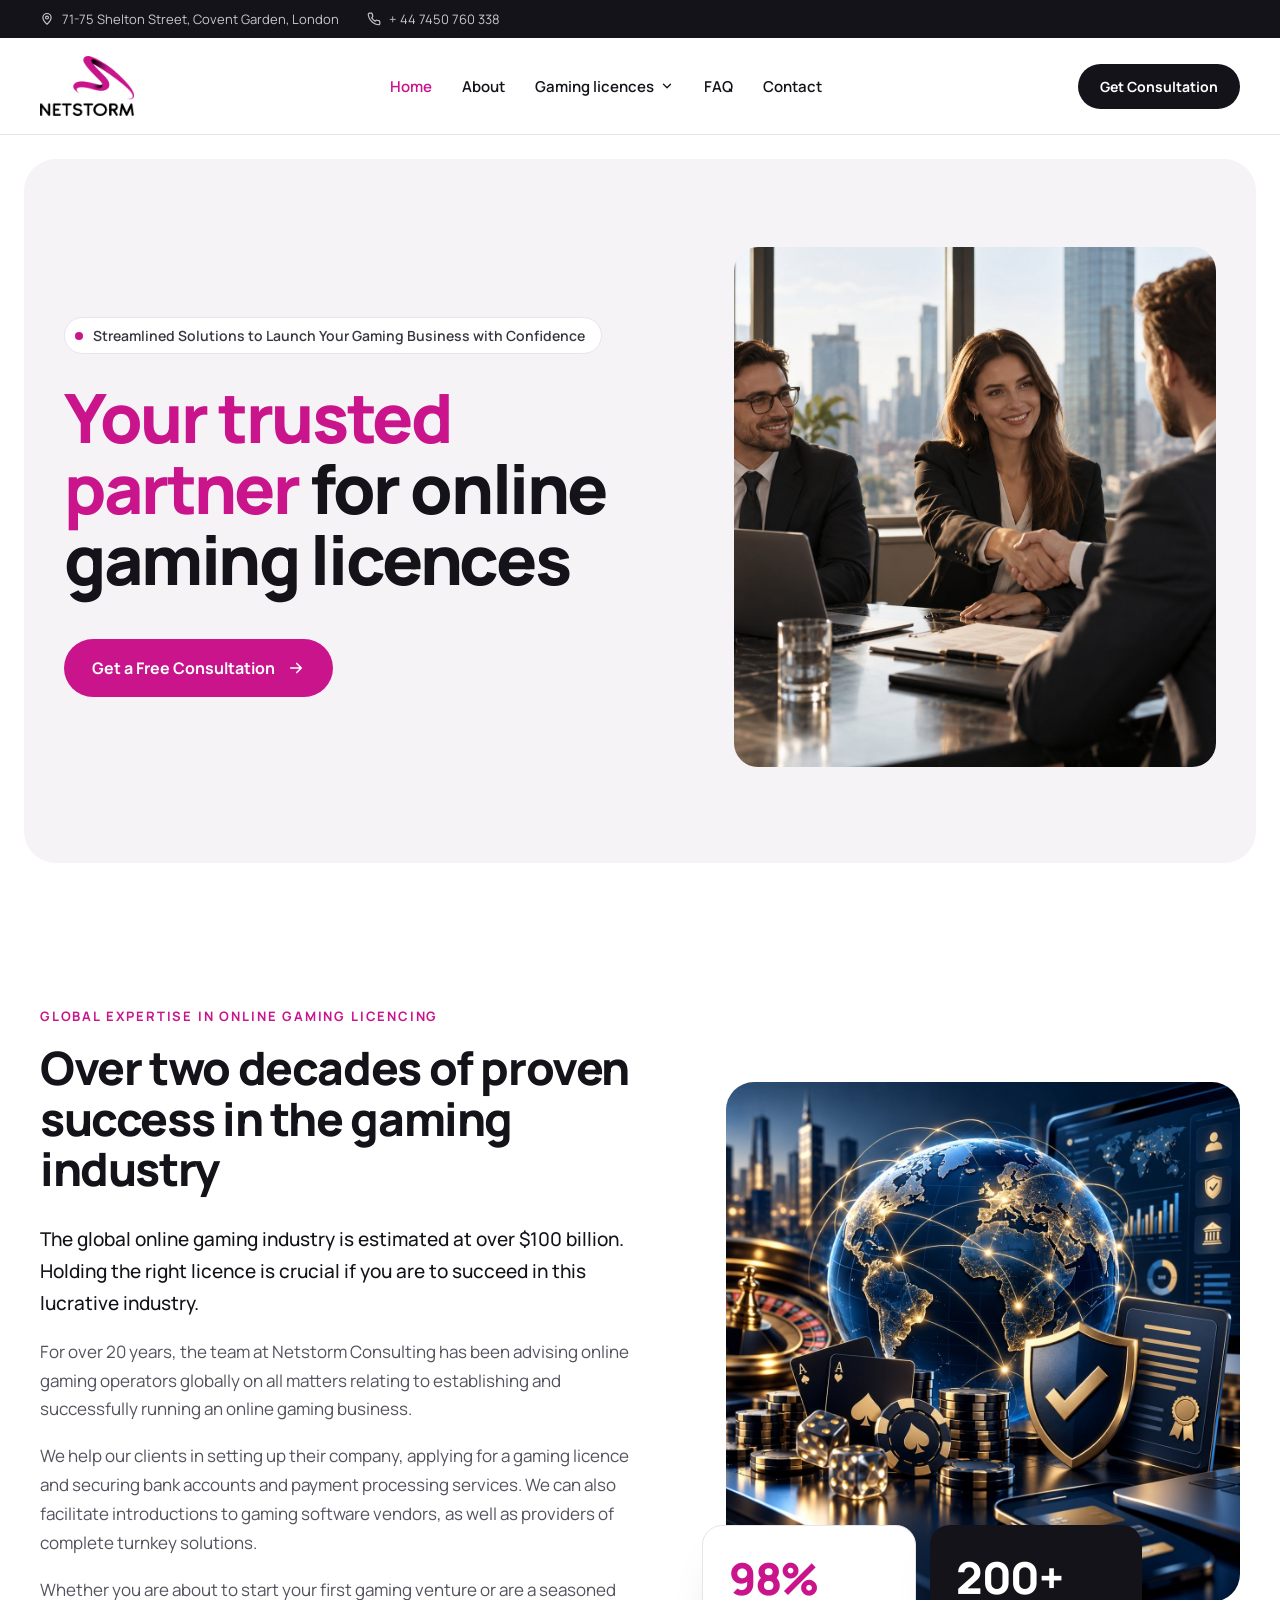
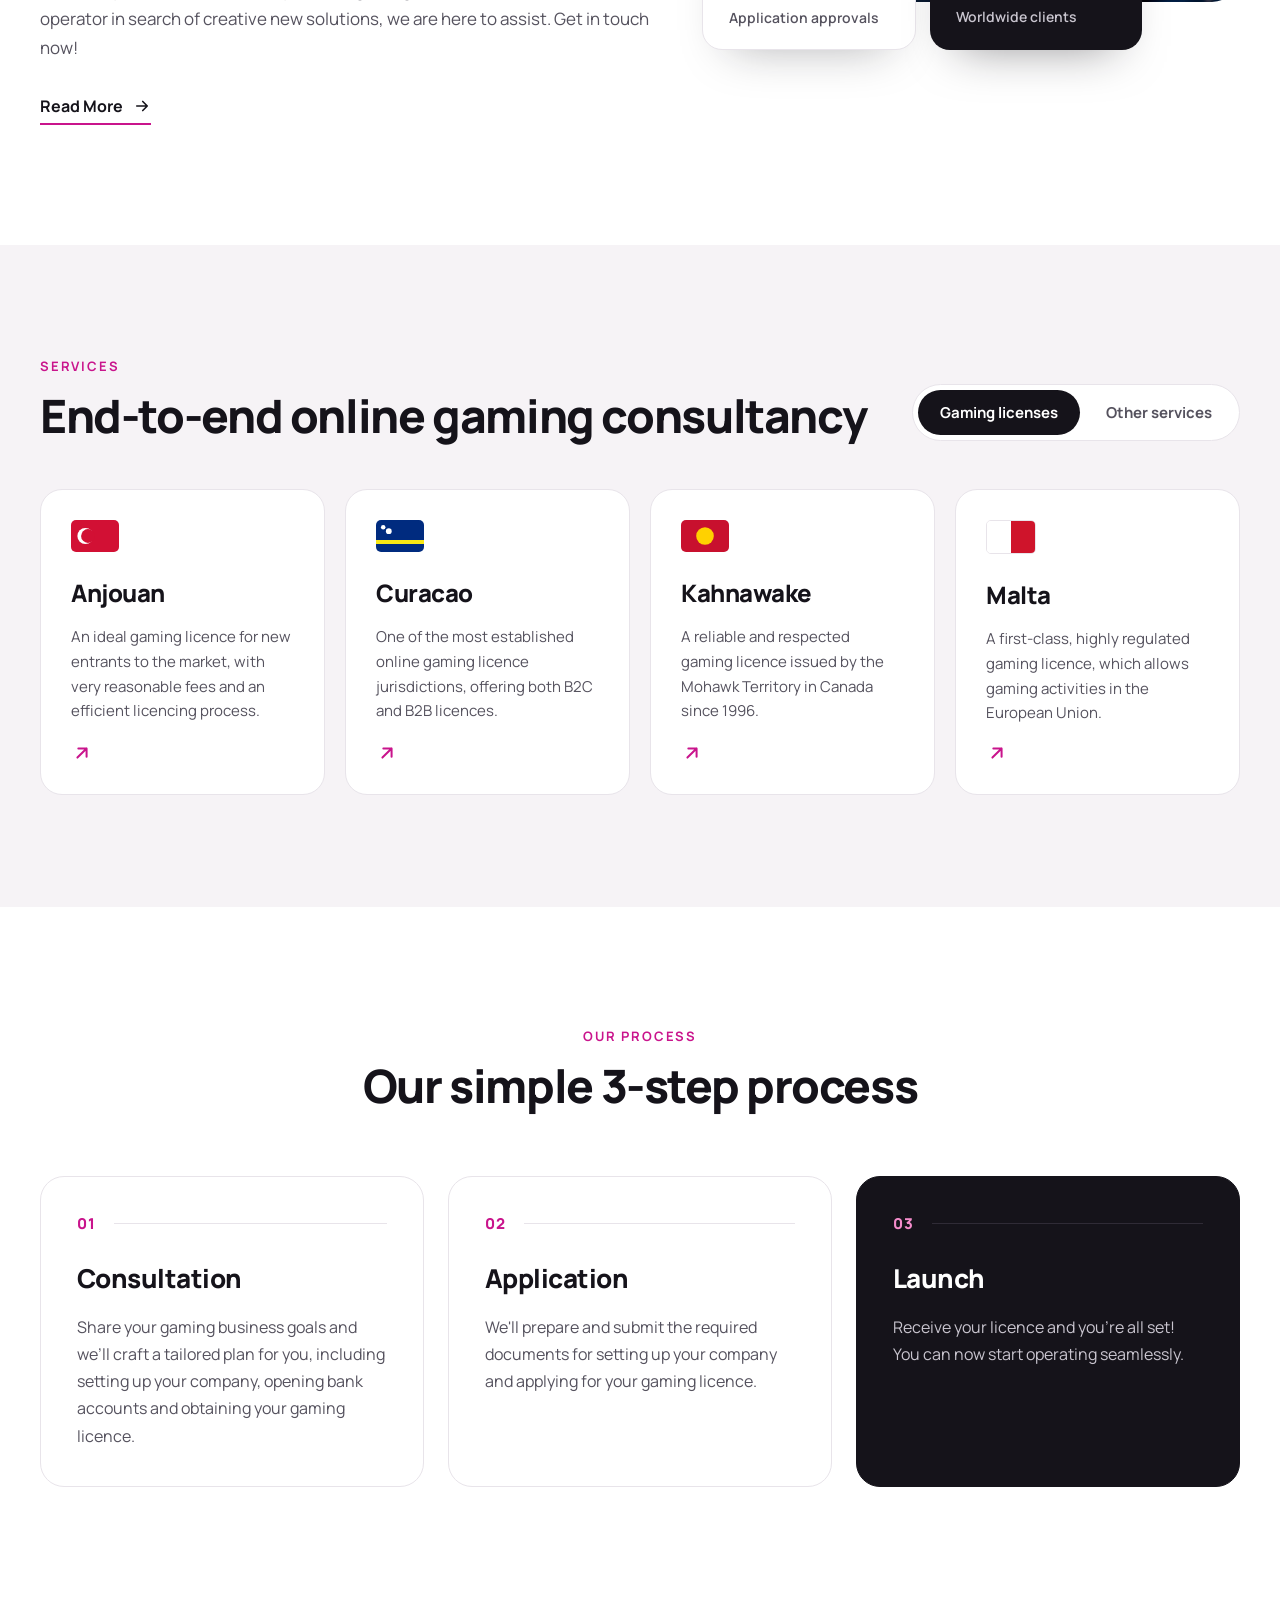
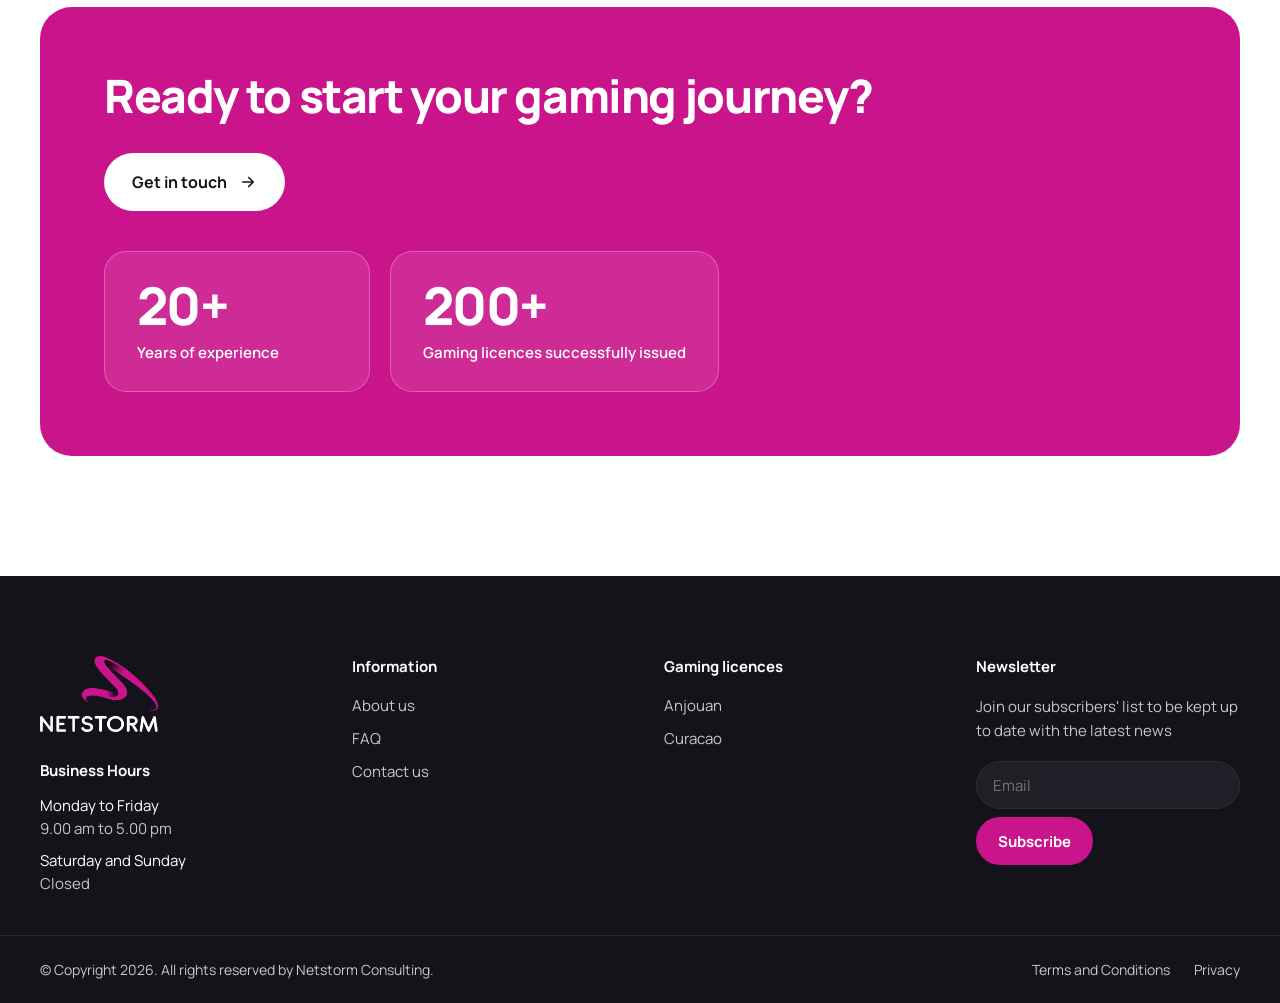
<file: 4/index.html>
<!doctype html>
<html lang="en">
<head>
  <meta charset="utf-8">
  <meta name="viewport" content="width=device-width, initial-scale=1">
  <title>Netstorm — Clarity brand</title>
  <link rel="preconnect" href="https://fonts.googleapis.com">
<link href="https://fonts.googleapis.com/css2?family=Manrope:wght@400;500;600;700;800&amp;display=swap" rel="stylesheet">
  <style>
body{margin:0;background:#15131A}
a{color:#15131A;text-decoration:none}a:hover{color:#C9148C}
.dd{position:relative}
.dd .menu{display:none;position:absolute;top:100%;left:-16px;padding-top:12px;z-index:5}
.dd:hover .menu{display:block}
.card{transition:transform .2s ease, box-shadow .2s ease}
.card:hover{transform:translateY(-4px);box-shadow:0 18px 40px -20px rgba(21,19,26,.25)}
.flink{color:#C9C5CF}.flink:hover{color:#FFFFFF}
.nav-toggle{position:absolute;opacity:0;width:1px;height:1px;margin:0;pointer-events:none}
.burger{display:none}
.burger .i-close{display:none}
.nav-toggle:checked ~ .burger .i-open{display:none}
.nav-toggle:checked ~ .burger .i-close{display:block}
.nav-toggle:focus-visible ~ .burger{outline:2px solid currentColor;outline-offset:2px}
.sr{position:absolute;width:1px;height:1px;overflow:hidden;clip:rect(0 0 0 0);white-space:nowrap}
@media (max-width:1024px){
h1{font-size:54px !important}
h2{font-size:38px !important}
}
@media (max-width:767px){
h1{font-size:38px !important;letter-spacing:-0.03em !important}
h2{font-size:30px !important}
.card h3,.process h3{font-size:22px !important}
.tb > div{padding:8px 16px !important;font-size:12px;gap:6px 18px !important}
}
@media (max-width:900px){
.hdr > div{padding:12px 24px !important;gap:0 !important}
.cta > div > div:last-child{width:100%}
.cta > div > div:last-child > div{flex:1 1 200px;box-sizing:border-box}
.hdr img{height:44px !important}
.burger{display:flex;align-items:center;justify-content:center;width:44px;height:44px;box-sizing:border-box;border-radius:12px;border:1px solid #E8E4EA;cursor:pointer;margin-left:auto}
.hdr nav{display:none !important;order:3;width:100%;flex-direction:column;align-items:stretch !important;gap:0 !important;margin-top:12px;border-top:1px solid #E8E4EA}
.hdr nav > a,.hdr .dd > a{padding:14px 2px;border-bottom:1px solid #E8E4EA}
.hdr .dd > a svg{display:none}
.hdr .dd .menu{display:block;position:static;padding:0}
.hdr .dd .menu > div{border:0 !important;box-shadow:none !important;padding:0 0 0 14px !important;border-radius:0 !important;min-width:0 !important}
.hdr .dd .menu a{padding:12px 2px !important;border-bottom:1px solid #E8E4EA;border-radius:0 !important}
.hdr-cta{display:none !important;order:4;width:100%;justify-content:center;margin-top:16px}
.nav-toggle:checked ~ nav{display:flex !important}
.nav-toggle:checked ~ .hdr-cta{display:flex !important}
}
@media (max-width:767px){
.hdr > div{padding:12px 16px !important}
.hero{padding:12px !important}
.hero > div{border-radius:24px !important}
.hero > div > div{padding:36px 20px 20px !important;gap:32px !important}
.hero p{font-size:13px !important;border-radius:16px !important;align-items:flex-start !important;margin-bottom:20px !important}
.hero p > span{margin-top:5px;flex:none}
.hero h1 + div{margin-top:28px !important}
.hero a{width:100%;justify-content:center;box-sizing:border-box}
.hero img{height:300px !important;border-radius:16px !important}
.about{padding:64px 0 !important}
.about > div{padding:0 16px !important;gap:36px !important}
.about img{height:300px !important;border-radius:20px !important}
.about > div > div:last-child{padding-bottom:0 !important}
.about > div > div:last-child > div{position:static !important;margin-top:12px}
.about > div > div:last-child > div > div{flex:1 1 140px;box-sizing:border-box;min-width:0 !important;padding:18px 20px !important}
.about > div > div:last-child > div > div > div:first-child{font-size:36px !important}
.services{padding:64px 0 !important}
.services > div{padding:0 16px !important}
.services > div > div:first-child{margin-bottom:28px !important}
[role=tablist]{width:100%;box-sizing:border-box}
[role=tablist] button{flex:1 1 0;padding:12px 6px !important;font-size:14px !important}
.card{padding:24px !important}
.process{padding:64px 0 !important}
.process > div{padding:0 16px !important}
.process > div > div:first-child{margin-bottom:32px !important}
.process > div > div:last-child > div{padding:26px !important}
.cta{padding:0 16px 64px !important}
.cta > div{padding:36px 22px !important;border-radius:24px !important;gap:28px !important}
.cta h2{margin-bottom:24px !important}
.cta a{width:100%;justify-content:center;box-sizing:border-box}
.cta > div > div:last-child{width:100%;gap:12px !important}
.cta > div > div:last-child > div{flex:1 1 140px;box-sizing:border-box;min-width:0 !important;padding:20px !important}
.cta > div > div:last-child > div > div:first-child{font-size:40px !important}
footer > div:first-child{padding:56px 16px 32px !important;gap:36px !important}
footer > div:last-child > div{padding:20px 16px !important}
footer > div:last-child span:last-child{flex-wrap:wrap;gap:8px 20px !important}
}
.tab{border:0;cursor:pointer;font:inherit;font-size:15px;font-weight:700;padding:12px 22px;min-height:44px;border-radius:999px;background:transparent;color:#55525E}
.tab.is-active{background:#15131A;color:#FFFFFF}
</style>
</head>
<body>
<div style="font-family: 'Manrope', system-ui, sans-serif; color: #15131A; background: #FFFFFF; min-height: 100%">

  <!-- Top bar -->
  <div class="tb" style="background: #15131A; color: #C9C5CF; font-size: 13px">
    <div style="max-width: 1200px; margin: 0 auto; padding: 10px 24px; display: flex; flex-wrap: wrap; gap: 8px 28px; align-items: center">
      <span style="display: flex; align-items: center; gap: 8px">
        <svg aria-hidden="true" width="14" height="14" viewBox="0 0 24 24" fill="none" stroke="currentColor" stroke-width="2" stroke-linecap="round" stroke-linejoin="round"><path d="M12 21s-7-6.2-7-11.5A7 7 0 0 1 19 9.5C19 14.8 12 21 12 21z"></path><circle cx="12" cy="9.5" r="2.5"></circle></svg>
        71-75 Shelton Street, Covent Garden, London
      </span>
      <a href="tel:+447450760338" style="display: flex; align-items: center; gap: 8px; color: #C9C5CF">
        <svg aria-hidden="true" width="14" height="14" viewBox="0 0 24 24" fill="none" stroke="currentColor" stroke-width="2" stroke-linecap="round" stroke-linejoin="round"><path d="M22 16.9v3a2 2 0 0 1-2.2 2 19.8 19.8 0 0 1-8.6-3.1 19.5 19.5 0 0 1-6-6A19.8 19.8 0 0 1 2.1 4.2 2 2 0 0 1 4.1 2h3a2 2 0 0 1 2 1.7c.1.9.4 1.8.7 2.7a2 2 0 0 1-.5 2.1L8 9.8a16 16 0 0 0 6 6l1.3-1.3a2 2 0 0 1 2.1-.4c.9.3 1.8.6 2.7.7a2 2 0 0 1 1.7 2z"></path></svg>
        + 44 7450 760 338
      </a>
    </div>
  </div>

  <!-- Header -->
  <header class="hdr" style="border-bottom: 1px solid #E8E4EA; background: #FFFFFF">
    <div style="max-width: 1200px; margin: 0 auto; padding: 18px 24px; display: flex; flex-wrap: wrap; align-items: center; justify-content: space-between; gap: 16px 32px">
      <a href="https://netstormgaming.com" aria-label="Netstorm — home" style="display: flex; align-items: center">
        <img src="img/logo-dark.png" alt="Netstorm" style="height: 60px; width: auto; display: block">
      </a>
      <input type="checkbox" id="nav-toggle" class="nav-toggle">
      <label for="nav-toggle" class="burger"><span class="sr">Menu</span>
        <svg class="i-open" aria-hidden="true" width="22" height="22" viewBox="0 0 24 24" fill="none" stroke="currentColor" stroke-width="2" stroke-linecap="round"><path d="M4 7h16M4 12h16M4 17h16"></path></svg>
        <svg class="i-close" aria-hidden="true" width="22" height="22" viewBox="0 0 24 24" fill="none" stroke="currentColor" stroke-width="2" stroke-linecap="round"><path d="M6 6l12 12M18 6L6 18"></path></svg>
      </label>
      <nav aria-label="Main" style="display: flex; flex-wrap: wrap; align-items: center; gap: 4px 30px; font-size: 15px; font-weight: 600">
        <a href="https://netstormgaming.com/" style="color: #C9148C">Home</a>
        <a href="https://netstormgaming.com/about-us/">About</a>
        <div class="dd">
          <a href="https://netstormgaming.com/gaming-licences/" style="display: flex; align-items: center; gap: 6px">Gaming licences
            <svg aria-hidden="true" width="14" height="14" viewBox="0 0 24 24" fill="none" stroke="currentColor" stroke-width="2.2" stroke-linecap="round" stroke-linejoin="round"><path d="M6 9l6 6 6-6"></path></svg>
          </a>
          <div class="menu">
            <div style="background: #FFFFFF; border: 1px solid #E8E4EA; border-radius: 14px; padding: 8px; min-width: 180px; box-shadow: 0 20px 40px -24px rgba(21,19,26,.35); display: flex; flex-direction: column">
              <a href="https://netstormgaming.com/anjouan-gaming-licence/" style="padding: 10px 14px; border-radius: 8px">Anjouan</a>
              <a href="https://netstormgaming.com/curacao-gaming-licence/" style="padding: 10px 14px; border-radius: 8px">Curacao</a>
            </div>
          </div>
        </div>
        <a href="https://netstormgaming.com/faq/">FAQ</a>
        <a href="https://netstormgaming.com/contact-us/">Contact</a>
      </nav>
      <a class="hdr-cta" href="https://netstormgaming.com/contact-us/" style="background: #15131A; color: #FFFFFF; padding: 13px 22px; border-radius: 999px; font-size: 14px; font-weight: 700; min-height: 44px; box-sizing: border-box; display: flex; align-items: center">Get Consultation</a>
    </div>
  </header>

  <!-- Hero -->
  <section class="hero" style="padding: 24px">
    <div style="max-width: 1392px; margin: 0 auto; background: #F6F3F6; border-radius: 32px; overflow: hidden">
      <div style="max-width: 1200px; margin: 0 auto; padding: 88px 40px 96px; display: flex; flex-wrap: wrap; align-items: center; gap: 48px">
        <div style="flex: 1 1 560px; min-width: 0">
          <p style="margin: 0 0 28px; display: inline-flex; align-items: center; gap: 10px; background: #FFFFFF; border: 1px solid #E8E4EA; border-radius: 999px; padding: 8px 16px 8px 10px; font-size: 14px; font-weight: 600; color: #3A3640">
            <span style="width: 8px; height: 8px; border-radius: 50%; background: #C9148C"></span>
            Streamlined Solutions to Launch Your Gaming Business with Confidence
          </p>
          <h1 style="margin: 0; font-size: 68px; line-height: 1.04; font-weight: 800; letter-spacing: -0.035em"><span style="color: #C9148C">Your trusted partner</span> for online gaming licences</h1>
          <div style="margin-top: 44px; display: flex; flex-wrap: wrap; gap: 16px">
            <a href="https://netstormgaming.com/contact-us/" style="background: #C9148C; color: #FFFFFF; padding: 18px 28px; border-radius: 999px; font-size: 16px; font-weight: 700; display: inline-flex; align-items: center; gap: 12px">Get a Free Consultation
              <svg aria-hidden="true" width="18" height="18" viewBox="0 0 24 24" fill="none" stroke="currentColor" stroke-width="2.2" stroke-linecap="round" stroke-linejoin="round"><path d="M5 12h14M13 6l6 6-6 6"></path></svg>
            </a>
          </div>
        </div>
        <div style="flex: 1 1 420px; min-width: 0">
          <img src="img/hero.jpg" alt="Consultants meeting with a client" style="width: 100%; height: 520px; object-fit: cover; object-position: 60% center; border-radius: 24px; display: block">
        </div>
      </div>
    </div>
  </section>

  <!-- About -->
  <section class="about" style="padding: 120px 0">
    <div style="max-width: 1200px; margin: 0 auto; padding: 0 24px; display: flex; flex-wrap: wrap; gap: 72px; align-items: center">
      <div style="flex: 1 1 520px; min-width: 0">
        <p style="margin: 0 0 18px; font-size: 13px; font-weight: 700; letter-spacing: 0.14em; text-transform: uppercase; color: #C9148C">Global Expertise in Online Gaming Licencing</p>
        <h2 style="margin: 0 0 28px; font-size: 46px; line-height: 1.1; font-weight: 800; letter-spacing: -0.03em">Over two decades of proven success in the gaming industry</h2>
        <div style="display: flex; flex-direction: column; gap: 18px; font-size: 17px; line-height: 1.7; color: #55525E">
          <p style="margin: 0; font-size: 19px; color: #15131A; font-weight: 500">The global online gaming industry is estimated at over $100 billion. Holding the right licence is crucial if you are to succeed in this lucrative industry.</p>
          <p style="margin: 0">For over 20 years, the team at Netstorm Consulting has been advising online gaming operators globally on all matters relating to establishing and successfully running an online gaming business.</p>
          <p style="margin: 0">We help our clients in setting up their company, applying for a gaming licence and securing bank accounts and payment processing services. We can also facilitate introductions to gaming software vendors, as well as providers of complete turnkey solutions.</p>
          <p style="margin: 0">Whether you are about to start your first gaming venture or are a seasoned operator in search of creative new solutions, we are here to assist. Get in touch now!</p>
        </div>
        <a href="https://netstormgaming.com/about-us/" style="margin-top: 32px; display: inline-flex; align-items: center; gap: 10px; font-weight: 700; font-size: 16px; color: #15131A; border-bottom: 2px solid #C9148C; padding-bottom: 6px">Read More
          <svg aria-hidden="true" width="18" height="18" viewBox="0 0 24 24" fill="none" stroke="currentColor" stroke-width="2.2" stroke-linecap="round" stroke-linejoin="round"><path d="M5 12h14M13 6l6 6-6 6"></path></svg>
        </a>
      </div>
      <div style="flex: 1 1 420px; min-width: 0; position: relative; padding-bottom: 48px">
        <img src="img/about.jpg" alt="Global online gaming licensing" style="width: 100%; height: 520px; object-fit: cover; border-radius: 28px; display: block">

        <div style="position: absolute; left: -24px; bottom: 0; display: flex; gap: 14px; flex-wrap: wrap">
          <div style="background: #FFFFFF; border: 1px solid #E8E4EA; border-radius: 20px; padding: 22px 26px; box-shadow: 0 24px 48px -28px rgba(21,19,26,.35); min-width: 160px">
            <div style="font-size: 44px; font-weight: 800; letter-spacing: -0.03em; color: #C9148C">98%</div>
            <div style="font-size: 14px; font-weight: 600; color: #55525E">Application approvals</div>
          </div>
          <div style="background: #15131A; color: #FFFFFF; border-radius: 20px; padding: 22px 26px; box-shadow: 0 24px 48px -28px rgba(21,19,26,.5); min-width: 160px">
            <div style="font-size: 44px; font-weight: 800; letter-spacing: -0.03em">200+</div>
            <div style="font-size: 14px; font-weight: 600; color: #C9C5CF">Worldwide clients</div>
          </div>
        </div>
      </div>
    </div>
  </section>

  <!-- Services -->
  <section class="services" style="background: #F6F3F6; padding: 112px 0">
    <div style="max-width: 1200px; margin: 0 auto; padding: 0 24px">
      <div style="display: flex; flex-wrap: wrap; align-items: flex-end; justify-content: space-between; gap: 28px; margin-bottom: 48px">
        <div style="flex: 1 1 480px">
          <p style="margin: 0 0 16px; font-size: 13px; font-weight: 700; letter-spacing: 0.14em; text-transform: uppercase; color: #C9148C">Services</p>
          <h2 style="margin: 0; font-size: 46px; line-height: 1.1; font-weight: 800; letter-spacing: -0.03em">End-to-end online gaming consultancy</h2>
        </div>
        <div role="tablist" aria-label="Services" style="display: flex; gap: 4px; background: #FFFFFF; border: 1px solid #E8E4EA; border-radius: 999px; padding: 5px">
          <button type="button" role="tab" class="tab is-active" aria-selected="true" data-tab="lic">Gaming licenses</button>
          <button type="button" role="tab" class="tab" aria-selected="false" data-tab="other">Other services</button>
        </div>
      </div>

      <div data-panel="lic">
        <div style="display: grid; grid-template-columns: repeat(auto-fit, minmax(250px, 1fr)); gap: 20px">
          <div class="card" style="background: #FFFFFF; border: 1px solid #E8E4EA; border-radius: 22px; padding: 30px; display: flex; flex-direction: column; gap: 16px">
            <svg role="img" aria-label="Anjouan flag" width="48" height="32" viewBox="0 0 30 20" style="border-radius: 5px"><rect width="30" height="20" fill="#D21034"></rect><circle cx="9" cy="10" r="5" fill="#FFFFFF"></circle><circle cx="10.6" cy="10" r="4.3" fill="#D21034"></circle></svg>
            <h3 style="margin: 8px 0 0; font-size: 24px; font-weight: 800; letter-spacing: -0.02em"><a href="https://netstormgaming.com/anjouan-gaming-licence/">Anjouan</a></h3>
            <p style="margin: 0; font-size: 15px; line-height: 1.65; color: #55525E; flex-grow: 1">An ideal gaming licence for new entrants to the market, with very reasonable fees and an efficient licencing process.</p>
            <svg aria-hidden="true" width="22" height="22" viewBox="0 0 24 24" fill="none" stroke="#C9148C" stroke-width="2.2" stroke-linecap="round" stroke-linejoin="round"><path d="M7 17L17 7M8 7h9v9"></path></svg>
          </div>
          <div class="card" style="background: #FFFFFF; border: 1px solid #E8E4EA; border-radius: 22px; padding: 30px; display: flex; flex-direction: column; gap: 16px">
            <svg role="img" aria-label="Curacao flag" width="48" height="32" viewBox="0 0 30 20" style="border-radius: 5px"><rect width="30" height="20" fill="#002B7F"></rect><rect y="12.5" width="30" height="2.5" fill="#F9E814"></rect><circle cx="4.5" cy="4.5" r="1.4" fill="#FFFFFF"></circle><circle cx="8" cy="7" r="1.8" fill="#FFFFFF"></circle></svg>
            <h3 style="margin: 8px 0 0; font-size: 24px; font-weight: 800; letter-spacing: -0.02em"><a href="https://netstormgaming.com/curacao/">Curacao</a></h3>
            <p style="margin: 0; font-size: 15px; line-height: 1.65; color: #55525E; flex-grow: 1">One of the most established online gaming licence jurisdictions, offering both B2C and B2B licences.</p>
            <svg aria-hidden="true" width="22" height="22" viewBox="0 0 24 24" fill="none" stroke="#C9148C" stroke-width="2.2" stroke-linecap="round" stroke-linejoin="round"><path d="M7 17L17 7M8 7h9v9"></path></svg>
          </div>
          <div class="card" style="background: #FFFFFF; border: 1px solid #E8E4EA; border-radius: 22px; padding: 30px; display: flex; flex-direction: column; gap: 16px">
            <svg role="img" aria-label="Kahnawake flag" width="48" height="32" viewBox="0 0 30 20" style="border-radius: 5px"><rect width="30" height="20" fill="#C8102E"></rect><circle cx="15" cy="10" r="5.5" fill="#FFD100"></circle></svg>
            <h3 style="margin: 8px 0 0; font-size: 24px; font-weight: 800; letter-spacing: -0.02em"><a href="https://netstormgaming.com/contact-us/">Kahnawake</a></h3>
            <p style="margin: 0; font-size: 15px; line-height: 1.65; color: #55525E; flex-grow: 1">A reliable and respected gaming licence issued by the Mohawk Territory in Canada since 1996.</p>
            <svg aria-hidden="true" width="22" height="22" viewBox="0 0 24 24" fill="none" stroke="#C9148C" stroke-width="2.2" stroke-linecap="round" stroke-linejoin="round"><path d="M7 17L17 7M8 7h9v9"></path></svg>
          </div>
          <div class="card" style="background: #FFFFFF; border: 1px solid #E8E4EA; border-radius: 22px; padding: 30px; display: flex; flex-direction: column; gap: 16px">
            <svg role="img" aria-label="Malta flag" width="48" height="32" viewBox="0 0 30 20" style="border-radius: 5px; border: 1px solid #E8E4EA"><rect width="15" height="20" fill="#FFFFFF"></rect><rect x="15" width="15" height="20" fill="#CF142B"></rect></svg>
            <h3 style="margin: 8px 0 0; font-size: 24px; font-weight: 800; letter-spacing: -0.02em"><a href="https://netstormgaming.com/contact-us/">Malta</a></h3>
            <p style="margin: 0; font-size: 15px; line-height: 1.65; color: #55525E; flex-grow: 1">A first-class, highly regulated gaming licence, which allows gaming activities in the European Union.</p>
            <svg aria-hidden="true" width="22" height="22" viewBox="0 0 24 24" fill="none" stroke="#C9148C" stroke-width="2.2" stroke-linecap="round" stroke-linejoin="round"><path d="M7 17L17 7M8 7h9v9"></path></svg>
          </div>
        </div>
      </div>

      <div data-panel="other" hidden>
        <div style="display: grid; grid-template-columns: repeat(auto-fit, minmax(250px, 1fr)); gap: 20px">
          <div class="card" style="background: #FFFFFF; border: 1px solid #E8E4EA; border-radius: 22px; padding: 30px; display: flex; flex-direction: column; gap: 16px">
            <span style="width: 52px; height: 52px; border-radius: 14px; background: #FBE7F3; display: flex; align-items: center; justify-content: center">
              <svg aria-hidden="true" width="24" height="24" viewBox="0 0 24 24" fill="none" stroke="#C9148C" stroke-width="2" stroke-linecap="round" stroke-linejoin="round"><path d="M3 10l9-6 9 6M5 10v8M9.5 10v8M14.5 10v8M19 10v8M3 21h18"></path></svg>
            </span>
            <h3 style="margin: 8px 0 0; font-size: 24px; font-weight: 800; letter-spacing: -0.02em"><a href="https://netstormgaming.com/contact-us/">Banking</a></h3>
            <p style="margin: 0; font-size: 15px; line-height: 1.65; color: #55525E; flex-grow: 1">We can offer several banking solutions for online gaming businesses, whether dealing in fiat or crypto currencies</p>
            <svg aria-hidden="true" width="22" height="22" viewBox="0 0 24 24" fill="none" stroke="#C9148C" stroke-width="2.2" stroke-linecap="round" stroke-linejoin="round"><path d="M7 17L17 7M8 7h9v9"></path></svg>
          </div>
          <div class="card" style="background: #FFFFFF; border: 1px solid #E8E4EA; border-radius: 22px; padding: 30px; display: flex; flex-direction: column; gap: 16px">
            <span style="width: 52px; height: 52px; border-radius: 14px; background: #FBE7F3; display: flex; align-items: center; justify-content: center">
              <svg aria-hidden="true" width="24" height="24" viewBox="0 0 24 24" fill="none" stroke="#C9148C" stroke-width="2" stroke-linecap="round" stroke-linejoin="round"><rect x="2.5" y="5" width="19" height="14" rx="2.5"></rect><path d="M2.5 10h19M6.5 15h4"></path></svg>
            </span>
            <h3 style="margin: 8px 0 0; font-size: 24px; font-weight: 800; letter-spacing: -0.02em"><a href="https://netstormgaming.com/contact-us/">Payment processing</a></h3>
            <p style="margin: 0; font-size: 15px; line-height: 1.65; color: #55525E; flex-grow: 1">Get access to payment processors specialising in online gaming and high-risk merchants</p>
            <svg aria-hidden="true" width="22" height="22" viewBox="0 0 24 24" fill="none" stroke="#C9148C" stroke-width="2.2" stroke-linecap="round" stroke-linejoin="round"><path d="M7 17L17 7M8 7h9v9"></path></svg>
          </div>
          <div class="card" style="background: #FFFFFF; border: 1px solid #E8E4EA; border-radius: 22px; padding: 30px; display: flex; flex-direction: column; gap: 16px">
            <span style="width: 52px; height: 52px; border-radius: 14px; background: #FBE7F3; display: flex; align-items: center; justify-content: center">
              <svg aria-hidden="true" width="24" height="24" viewBox="0 0 24 24" fill="none" stroke="#C9148C" stroke-width="2" stroke-linecap="round" stroke-linejoin="round"><path d="M12 2l9 5-9 5-9-5 9-5z"></path><path d="M3 12l9 5 9-5M3 17l9 5 9-5"></path></svg>
            </span>
            <h3 style="margin: 8px 0 0; font-size: 24px; font-weight: 800; letter-spacing: -0.02em"><a href="https://netstormgaming.com/contact-us/">Turnkey solution</a></h3>
            <p style="margin: 0; font-size: 15px; line-height: 1.65; color: #55525E; flex-grow: 1">Get up-and-running faster with our turnkey solution, including online casino website, games and payment integrations</p>
            <svg aria-hidden="true" width="22" height="22" viewBox="0 0 24 24" fill="none" stroke="#C9148C" stroke-width="2.2" stroke-linecap="round" stroke-linejoin="round"><path d="M7 17L17 7M8 7h9v9"></path></svg>
          </div>
          <div class="card" style="background: #FFFFFF; border: 1px solid #E8E4EA; border-radius: 22px; padding: 30px; display: flex; flex-direction: column; gap: 16px">
            <span style="width: 52px; height: 52px; border-radius: 14px; background: #FBE7F3; display: flex; align-items: center; justify-content: center">
              <svg aria-hidden="true" width="24" height="24" viewBox="0 0 24 24" fill="none" stroke="#C9148C" stroke-width="2" stroke-linecap="round" stroke-linejoin="round"><path d="M12 2.5l8 3.5v6c0 5-3.4 8.6-8 9.5-4.6-.9-8-4.5-8-9.5V6l8-3.5z"></path><path d="M8.5 12l2.5 2.5 4.5-5"></path></svg>
            </span>
            <h3 style="margin: 8px 0 0; font-size: 24px; font-weight: 800; letter-spacing: -0.02em"><a href="https://netstormgaming.com/contact-us/">Compliance outsourcing</a></h3>
            <p style="margin: 0; font-size: 15px; line-height: 1.65; color: #55525E; flex-grow: 1">We will help you set up your policy manual and also handle your compliance function on an outsourced basis</p>
            <svg aria-hidden="true" width="22" height="22" viewBox="0 0 24 24" fill="none" stroke="#C9148C" stroke-width="2.2" stroke-linecap="round" stroke-linejoin="round"><path d="M7 17L17 7M8 7h9v9"></path></svg>
          </div>
        </div>
      </div>
    </div>
  </section>

  <!-- Process -->
  <section class="process" style="padding: 120px 0">
    <div style="max-width: 1200px; margin: 0 auto; padding: 0 24px">
      <div style="text-align: center; max-width: 640px; margin: 0 auto 64px">
        <p style="margin: 0 0 16px; font-size: 13px; font-weight: 700; letter-spacing: 0.14em; text-transform: uppercase; color: #C9148C">Our Process</p>
        <h2 style="margin: 0; font-size: 46px; line-height: 1.1; font-weight: 800; letter-spacing: -0.03em">Our simple 3-step process</h2>
      </div>
      <div style="display: grid; grid-template-columns: repeat(auto-fit, minmax(280px, 1fr)); gap: 24px">
        <div style="border: 1px solid #E8E4EA; border-radius: 24px; padding: 36px; display: flex; flex-direction: column; gap: 18px">
          <div style="display: flex; align-items: center; justify-content: space-between">
            <span style="font-size: 15px; font-weight: 800; color: #C9148C; letter-spacing: 0.08em">01</span>
            <span style="height: 1px; flex-grow: 1; margin-left: 18px; background: #E8E4EA"></span>
          </div>
          <h3 style="margin: 8px 0 0; font-size: 26px; font-weight: 800; letter-spacing: -0.02em">Consultation</h3>
          <p style="margin: 0; font-size: 16px; line-height: 1.7; color: #55525E">Share your gaming business goals and we’ll craft a tailored plan for you, including setting up your company, opening bank accounts and obtaining your gaming licence.</p>
        </div>
        <div style="border: 1px solid #E8E4EA; border-radius: 24px; padding: 36px; display: flex; flex-direction: column; gap: 18px">
          <div style="display: flex; align-items: center; justify-content: space-between">
            <span style="font-size: 15px; font-weight: 800; color: #C9148C; letter-spacing: 0.08em">02</span>
            <span style="height: 1px; flex-grow: 1; margin-left: 18px; background: #E8E4EA"></span>
          </div>
          <h3 style="margin: 8px 0 0; font-size: 26px; font-weight: 800; letter-spacing: -0.02em">Application</h3>
          <p style="margin: 0; font-size: 16px; line-height: 1.7; color: #55525E">We'll prepare and submit the required documents for setting up your company and applying for your gaming licence.</p>
        </div>
        <div style="border: 1px solid #15131A; border-radius: 24px; padding: 36px; display: flex; flex-direction: column; gap: 18px; background: #15131A; color: #FFFFFF">
          <div style="display: flex; align-items: center; justify-content: space-between">
            <span style="font-size: 15px; font-weight: 800; color: #F48CCB; letter-spacing: 0.08em">03</span>
            <span style="height: 1px; flex-grow: 1; margin-left: 18px; background: #2F2B36"></span>
          </div>
          <h3 style="margin: 8px 0 0; font-size: 26px; font-weight: 800; letter-spacing: -0.02em">Launch</h3>
          <p style="margin: 0; font-size: 16px; line-height: 1.7; color: #C9C5CF">Receive your licence and you're all set! You can now start operating seamlessly.</p>
        </div>
      </div>
    </div>
  </section>

  <!-- CTA -->
  <section class="cta" style="padding: 0 24px 120px">
    <div style="max-width: 1200px; margin: 0 auto; background: #C9148C; color: #FFFFFF; border-radius: 32px; padding: 64px; box-sizing: border-box; display: flex; flex-wrap: wrap; align-items: center; justify-content: space-between; gap: 40px">
      <div style="flex: 1 1 460px">
        <h2 style="margin: 0 0 32px; font-size: 46px; line-height: 1.1; font-weight: 800; letter-spacing: -0.03em">Ready to start your gaming journey?</h2>
        <a href="https://netstormgaming.com/contact-us/" style="background: #FFFFFF; color: #15131A; padding: 18px 28px; border-radius: 999px; font-size: 16px; font-weight: 700; display: inline-flex; align-items: center; gap: 12px">Get in touch
          <svg aria-hidden="true" width="18" height="18" viewBox="0 0 24 24" fill="none" stroke="currentColor" stroke-width="2.2" stroke-linecap="round" stroke-linejoin="round"><path d="M5 12h14M13 6l6 6-6 6"></path></svg>
        </a>
      </div>
      <div style="display: flex; flex-wrap: wrap; gap: 20px">
        <div style="background: rgba(255,255,255,.1); border: 1px solid rgba(255,255,255,.25); border-radius: 22px; padding: 28px 32px; min-width: 200px">
          <div style="font-size: 52px; font-weight: 800; letter-spacing: -0.03em; line-height: 1">20+</div>
          <div style="margin-top: 10px; font-size: 15px; font-weight: 600">Years of experience</div>
        </div>
        <div style="background: rgba(255,255,255,.1); border: 1px solid rgba(255,255,255,.25); border-radius: 22px; padding: 28px 32px; min-width: 200px">
          <div style="font-size: 52px; font-weight: 800; letter-spacing: -0.03em; line-height: 1">200+</div>
          <div style="margin-top: 10px; font-size: 15px; font-weight: 600">Gaming licences successfully issued</div>
        </div>
      </div>
    </div>
  </section>

  <!-- Footer -->
  <footer style="background: #15131A; color: #C9C5CF; font-size: 15px">
    <div style="max-width: 1200px; margin: 0 auto; padding: 80px 24px 40px; display: grid; grid-template-columns: repeat(auto-fit, minmax(220px, 1fr)); gap: 48px">
      <div style="display: flex; flex-direction: column; gap: 28px">
        <a href="https://netstormgaming.com" aria-label="Netstorm — home" style="display: flex; align-self: flex-start">
          <img src="img/logo-light.png" alt="Netstorm" style="height: 76px; width: auto; display: block">
        </a>
        <div>
          <h4 style="margin: 0 0 14px; color: #FFFFFF; font-size: 15px; font-weight: 700">Business Hours</h4>
          <div style="display: flex; flex-direction: column; gap: 10px; line-height: 1.5">
            <div><div style="color: #FFFFFF">Monday to Friday</div><div>9.00 am to 5.00 pm</div></div>
            <div><div style="color: #FFFFFF">Saturday and Sunday</div><div>Closed</div></div>
          </div>
        </div>
      </div>
      <div>
        <h4 style="margin: 0 0 18px; color: #FFFFFF; font-size: 15px; font-weight: 700">Information</h4>
        <div style="display: flex; flex-direction: column; gap: 12px">
          <a class="flink" href="https://netstormgaming.com/about-us/">About us</a>
          <a class="flink" href="https://netstormgaming.com/faq/">FAQ</a>
          <a class="flink" href="https://netstormgaming.com/contact-us/">Contact us</a>
        </div>
      </div>
      <div>
        <h4 style="margin: 0 0 18px; color: #FFFFFF; font-size: 15px; font-weight: 700">Gaming licences</h4>
        <div style="display: flex; flex-direction: column; gap: 12px">
          <a class="flink" href="https://netstormgaming.com/anjouan-gaming-licence/">Anjouan</a>
          <a class="flink" href="https://netstormgaming.com/curacao-gaming-licence/">Curacao</a>
        </div>
      </div>
      <div>
        <h4 style="margin: 0 0 18px; color: #FFFFFF; font-size: 15px; font-weight: 700">Newsletter</h4>
        <p style="margin: 0 0 18px; line-height: 1.6">Join our subscribers' list to be kept up to date with the latest news</p>
        <form style="display: flex; gap: 8px; flex-wrap: wrap">
          <label for="nl-a2" style="position: absolute; width: 1px; height: 1px; overflow: hidden; clip: rect(0 0 0 0)">Email</label>
          <input id="nl-a2" type="email" placeholder="Email" style="flex: 1 1 160px; min-width: 0; min-height: 48px; box-sizing: border-box; padding: 0 16px; border-radius: 999px; border: 1px solid #2F2B36; background: #211E27; color: #FFFFFF; font: inherit; font-size: 15px">
          <button type="button" style="min-height: 48px; padding: 0 22px; border-radius: 999px; border: 0; background: #C9148C; color: #FFFFFF; font: inherit; font-size: 15px; font-weight: 700; cursor: pointer">Subscribe</button>
        </form>
      </div>
    </div>
    <div style="border-top: 1px solid #2A2631">
      <div style="max-width: 1200px; margin: 0 auto; padding: 24px; display: flex; flex-wrap: wrap; justify-content: space-between; gap: 12px; font-size: 14px">
        <span>© Copyright 2026. All rights reserved by Netstorm Consulting.</span>
        <span style="display: flex; gap: 24px">
          <a class="flink" href="https://netstormgaming.com/terms/">Terms and Conditions</a>
          <a class="flink" href="https://netstormgaming.com/privacy-policy/">Privacy</a>
        </span>
      </div>
    </div>
  </footer>
</div>
<script>
document.querySelectorAll('[role="tablist"]').forEach(function (list) {
  var scope = list.closest('section');
  list.addEventListener('click', function (e) {
    var btn = e.target.closest('[data-tab]');
    if (!btn) return;
    list.querySelectorAll('[data-tab]').forEach(function (b) {
      var on = b === btn;
      b.classList.toggle('is-active', on);
      b.setAttribute('aria-selected', on ? 'true' : 'false');
    });
    scope.querySelectorAll('[data-panel]').forEach(function (p) {
      p.hidden = p.getAttribute('data-panel') !== btn.getAttribute('data-tab');
    });
  });
});
</script>
</body>
</html>
</file>
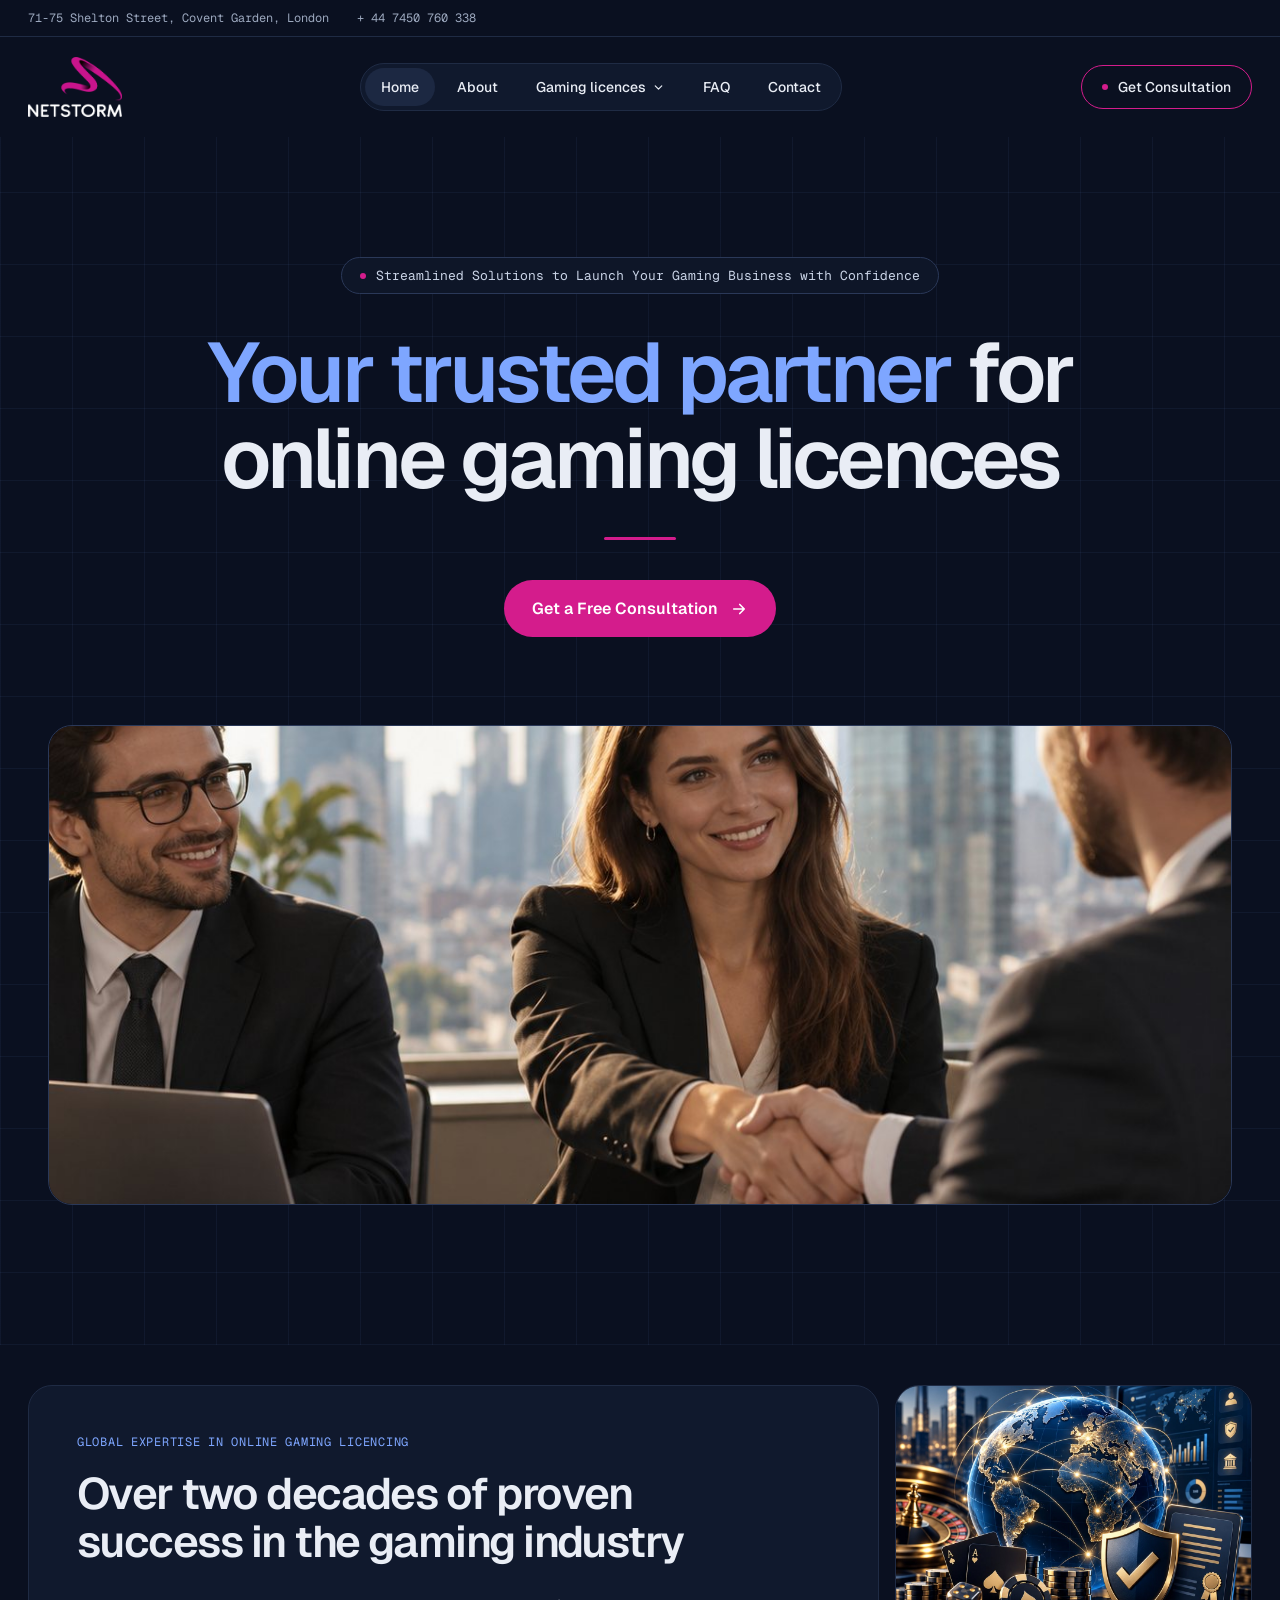
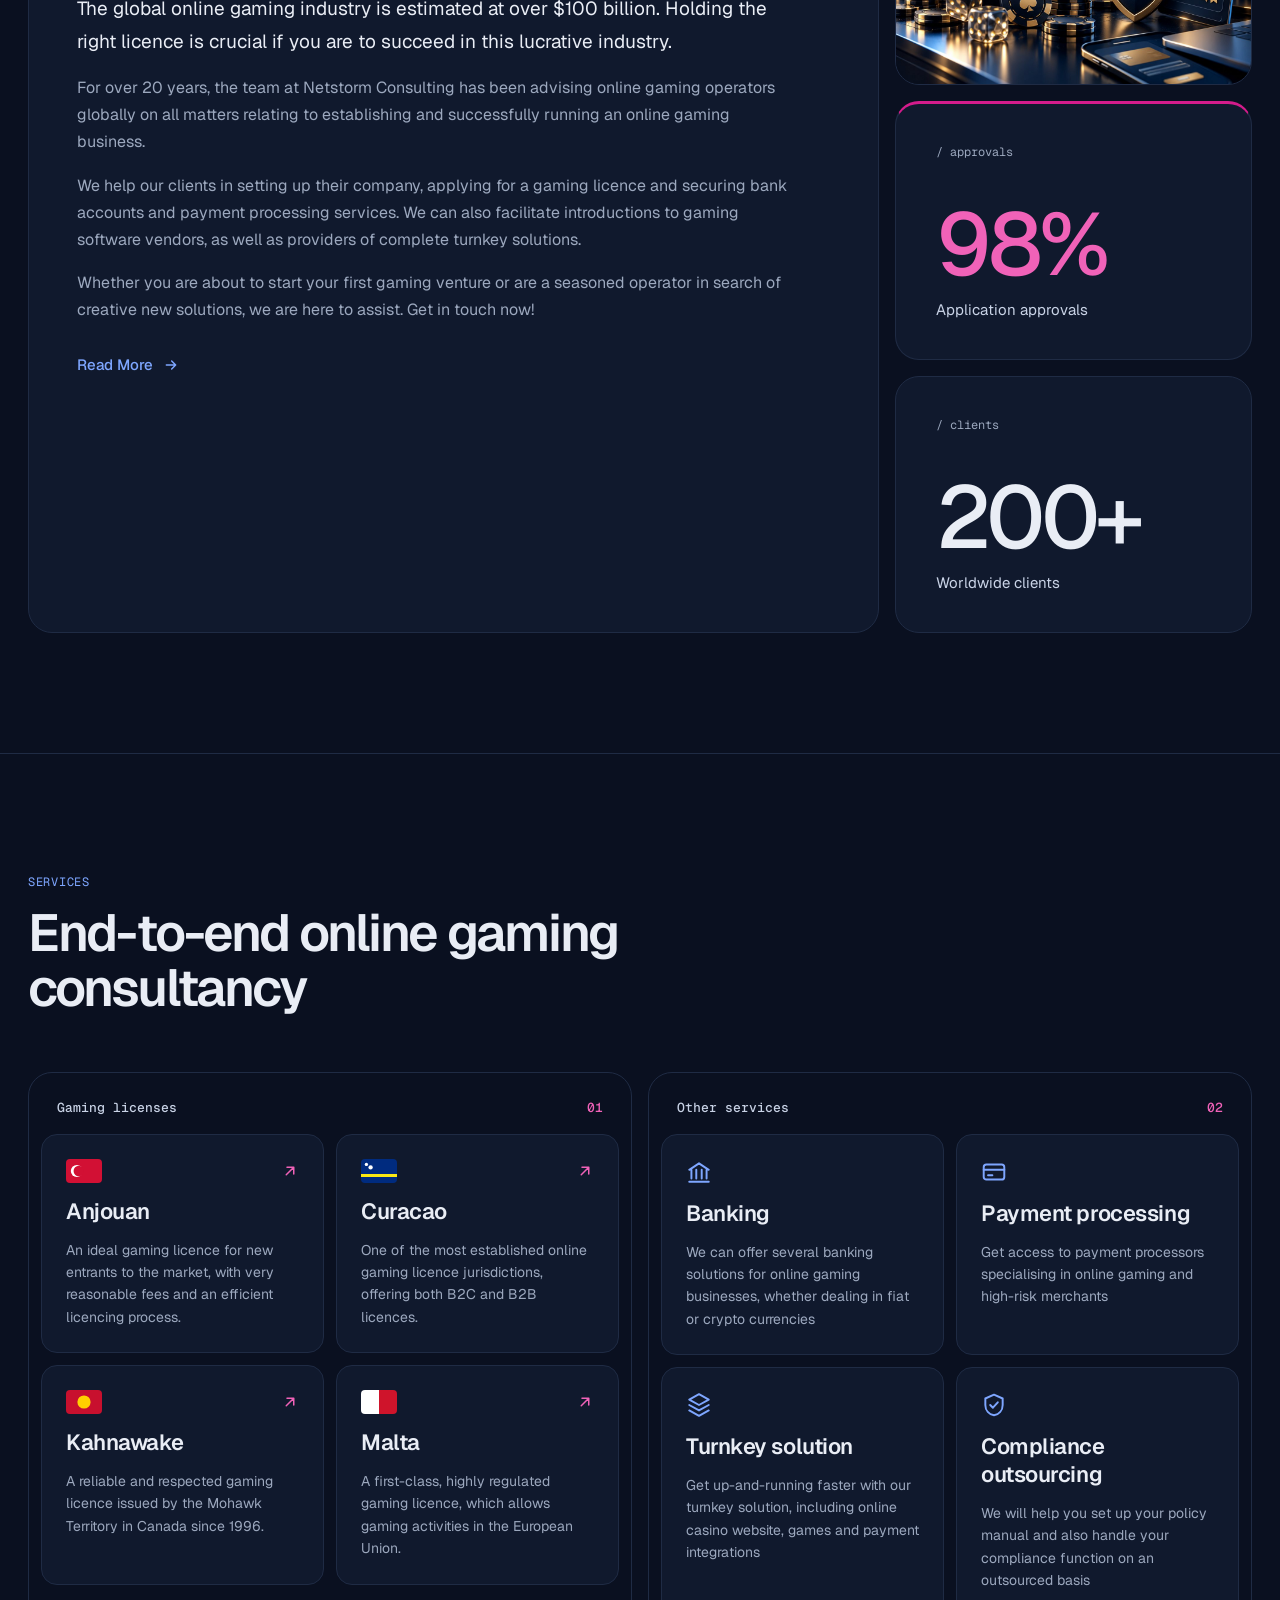
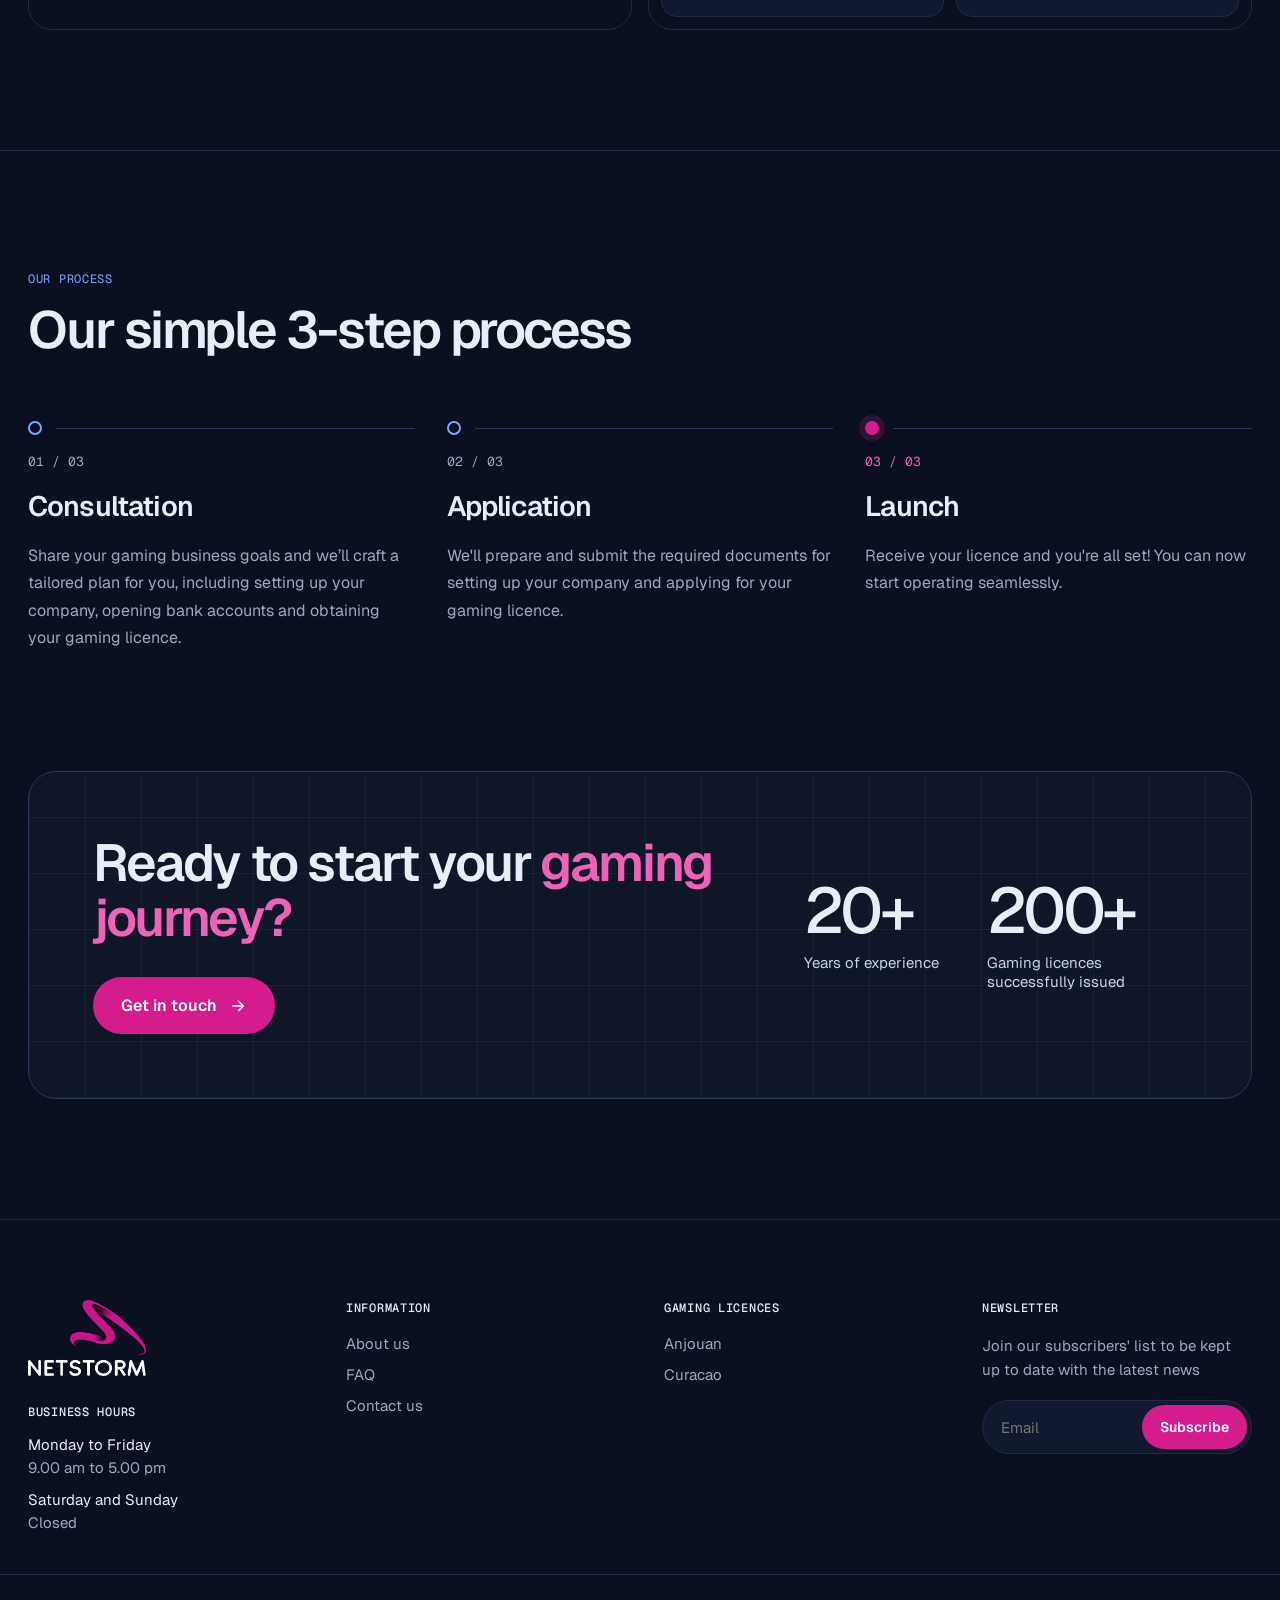
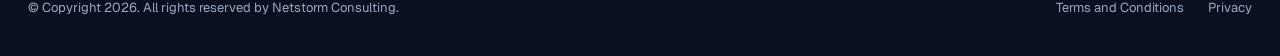
<file: 5/index.html>
<!doctype html>
<html lang="en">
<head>
  <meta charset="utf-8">
  <meta name="viewport" content="width=device-width, initial-scale=1">
  <title>Netstorm — Midnight brand</title>
  <link rel="preconnect" href="https://fonts.googleapis.com">
<link href="https://fonts.googleapis.com/css2?family=Geist:wght@300;400;500;600;700&amp;family=Geist+Mono:wght@400;500&amp;display=swap" rel="stylesheet">
  <style>
body{margin:0;background:#0A1020}
a{color:#E9EDF5;text-decoration:none}a:hover{color:#7EA6FF}
.dd{position:relative}
.dd .menu{display:none;position:absolute;top:100%;left:-14px;padding-top:12px;z-index:5}
.dd:hover .menu{display:block}
.tile{transition:border-color .2s ease, background .2s ease}
.tile:hover{border-color:#D41C8C;background:#131E36}
.flink{color:#9CA8BE}.flink:hover{color:#FFFFFF}
.nav-toggle{position:absolute;opacity:0;width:1px;height:1px;margin:0;pointer-events:none}
.burger{display:none}
.burger .i-close{display:none}
.nav-toggle:checked ~ .burger .i-open{display:none}
.nav-toggle:checked ~ .burger .i-close{display:block}
.nav-toggle:focus-visible ~ .burger{outline:2px solid currentColor;outline-offset:2px}
.sr{position:absolute;width:1px;height:1px;overflow:hidden;clip:rect(0 0 0 0);white-space:nowrap}
@media (max-width:1024px){
h1{font-size:64px !important}
h2{font-size:44px !important}
}
@media (max-width:900px){
.hdr{padding:12px 24px !important;gap:0 !important}
.hdr img{height:46px !important}
.burger{display:flex;align-items:center;justify-content:center;width:44px;height:44px;box-sizing:border-box;border-radius:12px;border:1px solid #2A3858;color:#E9EDF5;cursor:pointer;margin-left:auto}
.hdr nav{display:none !important;order:3;width:100%;box-sizing:border-box;flex-direction:column;align-items:stretch !important;gap:2px !important;margin-top:12px;padding:8px !important;border-radius:16px !important}
.hdr nav > a,.hdr .dd > a{padding:13px 14px !important;border-radius:10px !important}
.hdr .dd > a svg{display:none}
.hdr .dd .menu{display:block;position:static;padding:0}
.hdr .dd .menu > div{border:0 !important;background:none !important;padding:0 0 0 14px !important;min-width:0 !important}
.hdr-cta{display:none !important;order:4;width:100%;justify-content:center;margin-top:10px}
.nav-toggle:checked ~ nav{display:flex !important}
.nav-toggle:checked ~ .hdr-cta{display:flex !important}
}
@media (max-width:767px){
h1{font-size:40px !important;letter-spacing:-0.035em !important}
h2{font-size:32px !important}
.tb > div{padding:8px 16px !important;gap:4px 16px !important}
.hdr{padding:12px 16px !important}
.hdr img{height:44px !important}
.hero{padding:56px 16px 48px !important}
.hero p{font-size:12px !important;border-radius:14px !important;align-items:flex-start !important;text-align:left;margin-bottom:24px !important}
.hero p > span{flex:none;margin-top:5px}
.hero h1 ~ a{width:100%;justify-content:center;box-sizing:border-box;margin-top:32px !important}
.hero > div:last-child{margin-top:40px !important}
.hero img{height:260px !important;border-radius:16px !important}
.about{padding:0 16px 64px !important;gap:12px !important}
.about > div:first-child{padding:28px 22px !important;border-radius:20px !important}
.about > div:last-child{gap:12px !important}
.about > div:last-child > div{padding:26px !important;gap:24px !important;border-radius:20px !important}
.about > div:last-child > div > div > div:first-child{font-size:64px !important}
.about img{height:240px !important;border-radius:20px !important}
.services > div,.process > div{padding:64px 16px !important}
.services > div > div:first-child{margin-bottom:32px !important}
.services > div > div:last-child{gap:12px !important}
.services > div > div:last-child > div{padding:8px !important;border-radius:20px !important}
.tile{padding:20px !important}
.process > div > div:first-child{margin-bottom:36px !important}
.process ol{gap:36px !important}
.process h3{font-size:24px !important}
.cta{padding:0 16px 64px !important}
.cta > div{padding:32px 22px !important;border-radius:22px !important;gap:32px !important}
.cta h2{margin-bottom:24px !important}
.cta a{width:100%;justify-content:center;box-sizing:border-box}
.cta dl{gap:28px !important}
.cta dt{font-size:44px !important}
footer > div:first-child{padding:56px 16px 32px !important;gap:36px !important}
footer > div:last-child{padding:20px 16px 32px !important}
footer > div:last-child > span:last-child{flex-wrap:wrap;gap:8px 20px !important}
}
</style>
</head>
<body>
<div style="font-family: 'Geist', system-ui, sans-serif; color: #E9EDF5; background: #0A1020; min-height: 100%">

  <!-- Top bar -->
  <div class="tb" style="border-bottom: 1px solid #1F2B44; font-family: 'Geist Mono', ui-monospace, monospace; font-size: 12px; color: #9CA8BE">
    <div style="max-width: 1240px; margin: 0 auto; padding: 10px 28px; display: flex; flex-wrap: wrap; gap: 8px 28px">
      <span>71-75 Shelton Street, Covent Garden, London</span>
      <a href="tel:+447450760338" style="color: #9CA8BE">+ 44 7450 760 338</a>
    </div>
  </div>

  <!-- Header -->
  <header class="hdr" style="position: relative; z-index: 2; max-width: 1240px; margin: 0 auto; padding: 20px 28px; display: flex; flex-wrap: wrap; align-items: center; justify-content: space-between; gap: 16px 32px">
    <a href="https://netstormgaming.com" aria-label="Netstorm — home" style="display: flex">
      <img src="img/logo-light.png" alt="Netstorm" style="height: 60px; width: auto; display: block">
    </a>
    <input type="checkbox" id="nav-toggle" class="nav-toggle">
    <label for="nav-toggle" class="burger"><span class="sr">Menu</span>
      <svg class="i-open" aria-hidden="true" width="22" height="22" viewBox="0 0 24 24" fill="none" stroke="currentColor" stroke-width="2" stroke-linecap="round"><path d="M4 7h16M4 12h16M4 17h16"></path></svg>
      <svg class="i-close" aria-hidden="true" width="22" height="22" viewBox="0 0 24 24" fill="none" stroke="currentColor" stroke-width="2" stroke-linecap="round"><path d="M6 6l12 12M18 6L6 18"></path></svg>
    </label>
    <nav aria-label="Main" style="display: flex; flex-wrap: wrap; align-items: center; gap: 4px 6px; font-size: 14px; font-weight: 500; background: #10192D; border: 1px solid #1F2B44; border-radius: 999px; padding: 4px">
      <a href="https://netstormgaming.com/" style="padding: 10px 16px; border-radius: 999px; background: #1C2842">Home</a>
      <a href="https://netstormgaming.com/about-us/" style="padding: 10px 16px">About</a>
      <div class="dd">
        <a href="https://netstormgaming.com/gaming-licences/" style="padding: 10px 16px; display: flex; align-items: center; gap: 6px">Gaming licences
          <svg aria-hidden="true" width="13" height="13" viewBox="0 0 24 24" fill="none" stroke="currentColor" stroke-width="2.2" stroke-linecap="round" stroke-linejoin="round"><path d="M6 9l6 6 6-6"></path></svg>
        </a>
        <div class="menu">
          <div style="background: #10192D; border: 1px solid #1F2B44; border-radius: 14px; padding: 6px; min-width: 180px; display: flex; flex-direction: column">
            <a href="https://netstormgaming.com/anjouan-gaming-licence/" style="padding: 10px 14px; border-radius: 8px">Anjouan</a>
            <a href="https://netstormgaming.com/curacao-gaming-licence/" style="padding: 10px 14px; border-radius: 8px">Curacao</a>
          </div>
        </div>
      </div>
      <a href="https://netstormgaming.com/faq/" style="padding: 10px 16px">FAQ</a>
      <a href="https://netstormgaming.com/contact-us/" style="padding: 10px 16px">Contact</a>
    </nav>
    <a class="hdr-cta" href="https://netstormgaming.com/contact-us/" style="border: 1px solid #D41C8C; padding: 12px 20px; border-radius: 999px; font-size: 14px; font-weight: 500; min-height: 44px; box-sizing: border-box; display: flex; align-items: center; gap: 10px">
      <span style="width: 6px; height: 6px; border-radius: 50%; background: #D41C8C"></span>
      Get Consultation
    </a>
  </header>

  <!-- Hero -->
  <section class="hero" style="position: relative; padding: 120px 28px 140px; background-image: repeating-linear-gradient(0deg, rgba(126,166,255,.06) 0 1px, transparent 1px 72px), repeating-linear-gradient(90deg, rgba(126,166,255,.06) 0 1px, transparent 1px 72px)">
    <div style="max-width: 980px; margin: 0 auto; text-align: center; display: flex; flex-direction: column; align-items: center">
      <p style="margin: 0 0 36px; font-family: 'Geist Mono', ui-monospace, monospace; font-size: 13px; color: #C9D3E6; border: 1px solid #2A3858; background: #0E1628; border-radius: 999px; padding: 9px 18px; display: inline-flex; align-items: center; gap: 10px">
        <span style="width: 6px; height: 6px; border-radius: 50%; background: #D41C8C"></span>
        Streamlined Solutions to Launch Your Gaming Business with Confidence
      </p>
      <h1 style="margin: 0; font-size: 84px; line-height: 1.02; font-weight: 600; letter-spacing: -0.045em"><span style="color: #7EA6FF">Your trusted partner</span> for online gaming licences</h1>
      <span aria-hidden="true" style="margin-top: 36px; width: 72px; height: 3px; border-radius: 3px; background: #D41C8C"></span>
      <a href="https://netstormgaming.com/contact-us/" style="margin-top: 40px; background: #D41C8C; color: #FFFFFF; padding: 18px 28px; border-radius: 999px; font-size: 16px; font-weight: 600; display: inline-flex; align-items: center; gap: 12px">Get a Free Consultation
        <svg aria-hidden="true" width="18" height="18" viewBox="0 0 24 24" fill="none" stroke="currentColor" stroke-width="2.2" stroke-linecap="round" stroke-linejoin="round"><path d="M5 12h14M13 6l6 6-6 6"></path></svg>
      </a>
    </div>
    <div style="max-width: 1184px; margin: 88px auto 0">
      <img src="img/hero.jpg" alt="Consultants meeting with a client" style="width: 100%; height: 480px; object-fit: cover; object-position: center 40%; border-radius: 24px; border: 1px solid #2A3858; box-sizing: border-box; display: block">
    </div>
  </section>

  <!-- About (bento) -->
  <section class="about" style="max-width: 1240px; margin: 0 auto; padding: 40px 28px 120px; display: flex; flex-wrap: wrap; gap: 16px">
    <div style="flex: 2 1 640px; min-width: 0; background: #10192D; border: 1px solid #1F2B44; border-radius: 24px; padding: 48px">
      <p style="margin: 0 0 20px; font-family: 'Geist Mono', ui-monospace, monospace; font-size: 12px; letter-spacing: 0.06em; text-transform: uppercase; color: #7EA6FF">Global Expertise in Online Gaming Licencing</p>
      <h2 style="margin: 0 0 28px; font-size: 44px; line-height: 1.08; font-weight: 600; letter-spacing: -0.035em; max-width: 680px">Over two decades of proven success in the gaming industry</h2>
      <div style="display: flex; flex-direction: column; gap: 16px; font-size: 16px; line-height: 1.7; color: #9CA8BE; max-width: 720px">
        <p style="margin: 0; font-size: 19px; color: #E9EDF5">The global online gaming industry is estimated at over $100 billion. Holding the right licence is crucial if you are to succeed in this lucrative industry.</p>
        <p style="margin: 0">For over 20 years, the team at Netstorm Consulting has been advising online gaming operators globally on all matters relating to establishing and successfully running an online gaming business.</p>
        <p style="margin: 0">We help our clients in setting up their company, applying for a gaming licence and securing bank accounts and payment processing services. We can also facilitate introductions to gaming software vendors, as well as providers of complete turnkey solutions.</p>
        <p style="margin: 0">Whether you are about to start your first gaming venture or are a seasoned operator in search of creative new solutions, we are here to assist. Get in touch now!</p>
      </div>
      <a href="https://netstormgaming.com/about-us/" style="margin-top: 32px; display: inline-flex; align-items: center; gap: 10px; font-size: 15px; font-weight: 500; color: #7EA6FF">Read More
        <svg aria-hidden="true" width="16" height="16" viewBox="0 0 24 24" fill="none" stroke="currentColor" stroke-width="2.2" stroke-linecap="round" stroke-linejoin="round"><path d="M5 12h14M13 6l6 6-6 6"></path></svg>
      </a>
    </div>
    <div style="flex: 1 1 300px; min-width: 0; display: flex; flex-direction: column; gap: 16px">
      <img src="img/about.jpg" alt="Global online gaming licensing" style="width: 100%; height: 300px; object-fit: cover; border-radius: 24px; border: 1px solid #1F2B44; box-sizing: border-box; display: block">
      <div style="flex: 1 1 auto; background: #10192D; border: 1px solid #1F2B44; border-top: 3px solid #D41C8C; border-radius: 24px; padding: 40px; display: flex; flex-direction: column; justify-content: space-between; gap: 40px">
        <span style="font-family: 'Geist Mono', ui-monospace, monospace; font-size: 12px; color: #9CA8BE">/ approvals</span>
        <div>
          <div style="font-size: 88px; font-weight: 500; letter-spacing: -0.05em; line-height: 1; color: #F062B8">98%</div>
          <div style="margin-top: 12px; font-size: 15px; color: #C9D3E6">Application approvals</div>
        </div>
      </div>
      <div style="flex: 1 1 auto; background: #10192D; border: 1px solid #1F2B44; border-radius: 24px; padding: 40px; display: flex; flex-direction: column; justify-content: space-between; gap: 40px">
        <span style="font-family: 'Geist Mono', ui-monospace, monospace; font-size: 12px; color: #9CA8BE">/ clients</span>
        <div>
          <div style="font-size: 88px; font-weight: 500; letter-spacing: -0.05em; line-height: 1">200+</div>
          <div style="margin-top: 12px; font-size: 15px; color: #C9D3E6">Worldwide clients</div>
        </div>
      </div>
    </div>
  </section>

  <!-- Services -->
  <section class="services" style="border-top: 1px solid #1F2B44">
    <div style="max-width: 1240px; margin: 0 auto; padding: 120px 28px">
      <div style="max-width: 720px; margin-bottom: 56px">
        <p style="margin: 0 0 16px; font-family: 'Geist Mono', ui-monospace, monospace; font-size: 12px; letter-spacing: 0.06em; text-transform: uppercase; color: #7EA6FF">Services</p>
        <h2 style="margin: 0; font-size: 52px; line-height: 1.05; font-weight: 600; letter-spacing: -0.04em">End-to-end online gaming consultancy</h2>
      </div>
      <div style="display: flex; flex-wrap: wrap; gap: 16px">
        <div style="flex: 1 1 520px; min-width: 0; border: 1px solid #1F2B44; border-radius: 24px; padding: 12px">
          <h3 style="margin: 0; padding: 14px 16px 18px; font-family: 'Geist Mono', ui-monospace, monospace; font-size: 13px; font-weight: 500; color: #C9D3E6; display: flex; justify-content: space-between"><span>Gaming licenses</span><span aria-hidden="true" style="color: #F062B8">01</span></h3>
          <div style="display: grid; grid-template-columns: repeat(auto-fit, minmax(220px, 1fr)); gap: 12px">
            <a class="tile" href="https://netstormgaming.com/anjouan-gaming-licence/" style="background: #10192D; border: 1px solid #1F2B44; border-radius: 16px; padding: 24px; display: flex; flex-direction: column; gap: 14px">
              <span style="display: flex; align-items: center; justify-content: space-between">
                <svg role="img" aria-label="Anjouan flag" width="36" height="24" viewBox="0 0 30 20" style="border-radius: 4px"><rect width="30" height="20" fill="#D21034"></rect><circle cx="9" cy="10" r="5" fill="#FFFFFF"></circle><circle cx="10.6" cy="10" r="4.3" fill="#D21034"></circle></svg>
                <svg aria-hidden="true" width="18" height="18" viewBox="0 0 24 24" fill="none" stroke="#F062B8" stroke-width="2" stroke-linecap="round" stroke-linejoin="round"><path d="M7 17L17 7M8 7h9v9"></path></svg>
              </span>
              <span style="font-size: 22px; font-weight: 600; letter-spacing: -0.02em">Anjouan</span>
              <span style="font-size: 14px; line-height: 1.6; color: #9CA8BE">An ideal gaming licence for new entrants to the market, with very reasonable fees and an efficient licencing process.</span>
            </a>
            <a class="tile" href="https://netstormgaming.com/curacao/" style="background: #10192D; border: 1px solid #1F2B44; border-radius: 16px; padding: 24px; display: flex; flex-direction: column; gap: 14px">
              <span style="display: flex; align-items: center; justify-content: space-between">
                <svg role="img" aria-label="Curacao flag" width="36" height="24" viewBox="0 0 30 20" style="border-radius: 4px"><rect width="30" height="20" fill="#002B7F"></rect><rect y="12.5" width="30" height="2.5" fill="#F9E814"></rect><circle cx="4.5" cy="4.5" r="1.4" fill="#FFFFFF"></circle><circle cx="8" cy="7" r="1.8" fill="#FFFFFF"></circle></svg>
                <svg aria-hidden="true" width="18" height="18" viewBox="0 0 24 24" fill="none" stroke="#F062B8" stroke-width="2" stroke-linecap="round" stroke-linejoin="round"><path d="M7 17L17 7M8 7h9v9"></path></svg>
              </span>
              <span style="font-size: 22px; font-weight: 600; letter-spacing: -0.02em">Curacao</span>
              <span style="font-size: 14px; line-height: 1.6; color: #9CA8BE">One of the most established online gaming licence jurisdictions, offering both B2C and B2B licences.</span>
            </a>
            <a class="tile" href="https://netstormgaming.com/contact-us/" style="background: #10192D; border: 1px solid #1F2B44; border-radius: 16px; padding: 24px; display: flex; flex-direction: column; gap: 14px">
              <span style="display: flex; align-items: center; justify-content: space-between">
                <svg role="img" aria-label="Kahnawake flag" width="36" height="24" viewBox="0 0 30 20" style="border-radius: 4px"><rect width="30" height="20" fill="#C8102E"></rect><circle cx="15" cy="10" r="5.5" fill="#FFD100"></circle></svg>
                <svg aria-hidden="true" width="18" height="18" viewBox="0 0 24 24" fill="none" stroke="#F062B8" stroke-width="2" stroke-linecap="round" stroke-linejoin="round"><path d="M7 17L17 7M8 7h9v9"></path></svg>
              </span>
              <span style="font-size: 22px; font-weight: 600; letter-spacing: -0.02em">Kahnawake</span>
              <span style="font-size: 14px; line-height: 1.6; color: #9CA8BE">A reliable and respected gaming licence issued by the Mohawk Territory in Canada since 1996.</span>
            </a>
            <a class="tile" href="https://netstormgaming.com/contact-us/" style="background: #10192D; border: 1px solid #1F2B44; border-radius: 16px; padding: 24px; display: flex; flex-direction: column; gap: 14px">
              <span style="display: flex; align-items: center; justify-content: space-between">
                <svg role="img" aria-label="Malta flag" width="36" height="24" viewBox="0 0 30 20" style="border-radius: 4px"><rect width="15" height="20" fill="#FFFFFF"></rect><rect x="15" width="15" height="20" fill="#CF142B"></rect></svg>
                <svg aria-hidden="true" width="18" height="18" viewBox="0 0 24 24" fill="none" stroke="#F062B8" stroke-width="2" stroke-linecap="round" stroke-linejoin="round"><path d="M7 17L17 7M8 7h9v9"></path></svg>
              </span>
              <span style="font-size: 22px; font-weight: 600; letter-spacing: -0.02em">Malta</span>
              <span style="font-size: 14px; line-height: 1.6; color: #9CA8BE">A first-class, highly regulated gaming licence, which allows gaming activities in the European Union.</span>
            </a>
          </div>
        </div>
        <div style="flex: 1 1 520px; min-width: 0; border: 1px solid #1F2B44; border-radius: 24px; padding: 12px">
          <h3 style="margin: 0; padding: 14px 16px 18px; font-family: 'Geist Mono', ui-monospace, monospace; font-size: 13px; font-weight: 500; color: #C9D3E6; display: flex; justify-content: space-between"><span>Other services</span><span aria-hidden="true" style="color: #F062B8">02</span></h3>
          <div style="display: grid; grid-template-columns: repeat(auto-fit, minmax(220px, 1fr)); gap: 12px">
            <a class="tile" href="https://netstormgaming.com/contact-us/" style="background: #10192D; border: 1px solid #1F2B44; border-radius: 16px; padding: 24px; display: flex; flex-direction: column; gap: 14px">
              <svg aria-hidden="true" width="26" height="26" viewBox="0 0 24 24" fill="none" stroke="#7EA6FF" stroke-width="1.8" stroke-linecap="round" stroke-linejoin="round"><path d="M3 10l9-6 9 6M5 10v8M9.5 10v8M14.5 10v8M19 10v8M3 21h18"></path></svg>
              <span style="font-size: 22px; font-weight: 600; letter-spacing: -0.02em">Banking</span>
              <span style="font-size: 14px; line-height: 1.6; color: #9CA8BE">We can offer several banking solutions for online gaming businesses, whether dealing in fiat or crypto currencies</span>
            </a>
            <a class="tile" href="https://netstormgaming.com/contact-us/" style="background: #10192D; border: 1px solid #1F2B44; border-radius: 16px; padding: 24px; display: flex; flex-direction: column; gap: 14px">
              <svg aria-hidden="true" width="26" height="26" viewBox="0 0 24 24" fill="none" stroke="#7EA6FF" stroke-width="1.8" stroke-linecap="round" stroke-linejoin="round"><rect x="2.5" y="5" width="19" height="14" rx="2.5"></rect><path d="M2.5 10h19M6.5 15h4"></path></svg>
              <span style="font-size: 22px; font-weight: 600; letter-spacing: -0.02em">Payment processing</span>
              <span style="font-size: 14px; line-height: 1.6; color: #9CA8BE">Get access to payment processors specialising in online gaming and high-risk merchants</span>
            </a>
            <a class="tile" href="https://netstormgaming.com/contact-us/" style="background: #10192D; border: 1px solid #1F2B44; border-radius: 16px; padding: 24px; display: flex; flex-direction: column; gap: 14px">
              <svg aria-hidden="true" width="26" height="26" viewBox="0 0 24 24" fill="none" stroke="#7EA6FF" stroke-width="1.8" stroke-linecap="round" stroke-linejoin="round"><path d="M12 2l9 5-9 5-9-5 9-5z"></path><path d="M3 12l9 5 9-5M3 17l9 5 9-5"></path></svg>
              <span style="font-size: 22px; font-weight: 600; letter-spacing: -0.02em">Turnkey solution</span>
              <span style="font-size: 14px; line-height: 1.6; color: #9CA8BE">Get up-and-running faster with our turnkey solution, including online casino website, games and payment integrations</span>
            </a>
            <a class="tile" href="https://netstormgaming.com/contact-us/" style="background: #10192D; border: 1px solid #1F2B44; border-radius: 16px; padding: 24px; display: flex; flex-direction: column; gap: 14px">
              <svg aria-hidden="true" width="26" height="26" viewBox="0 0 24 24" fill="none" stroke="#7EA6FF" stroke-width="1.8" stroke-linecap="round" stroke-linejoin="round"><path d="M12 2.5l8 3.5v6c0 5-3.4 8.6-8 9.5-4.6-.9-8-4.5-8-9.5V6l8-3.5z"></path><path d="M8.5 12l2.5 2.5 4.5-5"></path></svg>
              <span style="font-size: 22px; font-weight: 600; letter-spacing: -0.02em">Compliance outsourcing</span>
              <span style="font-size: 14px; line-height: 1.6; color: #9CA8BE">We will help you set up your policy manual and also handle your compliance function on an outsourced basis</span>
            </a>
          </div>
        </div>
      </div>
    </div>
  </section>

  <!-- Process -->
  <section class="process" style="border-top: 1px solid #1F2B44">
    <div style="max-width: 1240px; margin: 0 auto; padding: 120px 28px">
      <div style="max-width: 720px; margin-bottom: 64px">
        <p style="margin: 0 0 16px; font-family: 'Geist Mono', ui-monospace, monospace; font-size: 12px; letter-spacing: 0.06em; text-transform: uppercase; color: #7EA6FF">Our Process</p>
        <h2 style="margin: 0; font-size: 52px; line-height: 1.05; font-weight: 600; letter-spacing: -0.04em">Our simple 3-step process</h2>
      </div>
      <ol style="list-style: none; margin: 0; padding: 0; display: grid; grid-template-columns: repeat(auto-fit, minmax(280px, 1fr)); gap: 40px 32px">
        <li style="display: flex; flex-direction: column; gap: 18px">
          <div style="display: flex; align-items: center; gap: 14px">
            <span style="width: 14px; height: 14px; border-radius: 50%; border: 2px solid #7EA6FF; box-sizing: border-box"></span>
            <span style="height: 1px; flex-grow: 1; background: #2A3858"></span>
          </div>
          <span style="font-family: 'Geist Mono', ui-monospace, monospace; font-size: 13px; color: #9CA8BE">01 / 03</span>
          <h3 style="margin: 0; font-size: 28px; font-weight: 600; letter-spacing: -0.03em">Consultation</h3>
          <p style="margin: 0; font-size: 16px; line-height: 1.7; color: #9CA8BE">Share your gaming business goals and we’ll craft a tailored plan for you, including setting up your company, opening bank accounts and obtaining your gaming licence.</p>
        </li>
        <li style="display: flex; flex-direction: column; gap: 18px">
          <div style="display: flex; align-items: center; gap: 14px">
            <span style="width: 14px; height: 14px; border-radius: 50%; border: 2px solid #7EA6FF; box-sizing: border-box"></span>
            <span style="height: 1px; flex-grow: 1; background: #2A3858"></span>
          </div>
          <span style="font-family: 'Geist Mono', ui-monospace, monospace; font-size: 13px; color: #9CA8BE">02 / 03</span>
          <h3 style="margin: 0; font-size: 28px; font-weight: 600; letter-spacing: -0.03em">Application</h3>
          <p style="margin: 0; font-size: 16px; line-height: 1.7; color: #9CA8BE">We'll prepare and submit the required documents for setting up your company and applying for your gaming licence.</p>
        </li>
        <li style="display: flex; flex-direction: column; gap: 18px">
          <div style="display: flex; align-items: center; gap: 14px">
            <span style="width: 14px; height: 14px; border-radius: 50%; background: #D41C8C; box-shadow: 0 0 0 6px rgba(212,28,140,.18)"></span>
            <span style="height: 1px; flex-grow: 1; background: #2A3858"></span>
          </div>
          <span style="font-family: 'Geist Mono', ui-monospace, monospace; font-size: 13px; color: #F062B8">03 / 03</span>
          <h3 style="margin: 0; font-size: 28px; font-weight: 600; letter-spacing: -0.03em">Launch</h3>
          <p style="margin: 0; font-size: 16px; line-height: 1.7; color: #9CA8BE">Receive your licence and you're all set! You can now start operating seamlessly.</p>
        </li>
      </ol>
    </div>
  </section>

  <!-- CTA -->
  <section class="cta" style="max-width: 1240px; margin: 0 auto; padding: 0 28px 120px">
    <div style="border: 1px solid #2A3858; border-radius: 28px; padding: 64px; box-sizing: border-box; background-color: #0E1628; background-image: repeating-linear-gradient(0deg, rgba(126,166,255,.07) 0 1px, transparent 1px 56px), repeating-linear-gradient(90deg, rgba(126,166,255,.07) 0 1px, transparent 1px 56px); display: flex; flex-wrap: wrap; justify-content: space-between; align-items: center; gap: 40px">
      <div style="flex: 1 1 460px">
        <h2 style="margin: 0 0 32px; font-size: 52px; line-height: 1.05; font-weight: 600; letter-spacing: -0.04em">Ready to start your <span style="color: #F062B8">gaming journey?</span></h2>
        <a href="https://netstormgaming.com/contact-us/" style="background: #D41C8C; color: #FFFFFF; padding: 18px 28px; border-radius: 999px; font-size: 16px; font-weight: 600; display: inline-flex; align-items: center; gap: 12px">Get in touch
          <svg aria-hidden="true" width="18" height="18" viewBox="0 0 24 24" fill="none" stroke="currentColor" stroke-width="2.2" stroke-linecap="round" stroke-linejoin="round"><path d="M5 12h14M13 6l6 6-6 6"></path></svg>
        </a>
      </div>
      <dl style="margin: 0; display: flex; flex-wrap: wrap; gap: 48px">
        <div>
          <dt style="font-size: 64px; font-weight: 500; letter-spacing: -0.05em; line-height: 1">20+</dt>
          <dd style="margin: 10px 0 0; font-size: 15px; color: #C9D3E6">Years of experience</dd>
        </div>
        <div>
          <dt style="font-size: 64px; font-weight: 500; letter-spacing: -0.05em; line-height: 1">200+</dt>
          <dd style="margin: 10px 0 0; font-size: 15px; color: #C9D3E6; max-width: 200px">Gaming licences successfully issued</dd>
        </div>
      </dl>
    </div>
  </section>

  <!-- Footer -->
  <footer style="border-top: 1px solid #1F2B44; color: #9CA8BE; font-size: 15px">
    <div style="max-width: 1240px; margin: 0 auto; padding: 80px 28px 40px; display: grid; grid-template-columns: repeat(auto-fit, minmax(220px, 1fr)); gap: 48px">
      <div style="display: flex; flex-direction: column; gap: 28px">
        <a href="https://netstormgaming.com" aria-label="Netstorm — home" style="display: flex; align-self: flex-start">
          <img src="img/logo-light.png" alt="Netstorm" style="height: 76px; width: auto; display: block">
        </a>
        <div>
          <h4 style="margin: 0 0 14px; font-family: 'Geist Mono', ui-monospace, monospace; font-size: 12px; font-weight: 500; text-transform: uppercase; letter-spacing: 0.06em; color: #E9EDF5">Business Hours</h4>
          <div style="display: flex; flex-direction: column; gap: 10px; line-height: 1.5">
            <div><div style="color: #E9EDF5">Monday to Friday</div><div>9.00 am to 5.00 pm</div></div>
            <div><div style="color: #E9EDF5">Saturday and Sunday</div><div>Closed</div></div>
          </div>
        </div>
      </div>
      <div>
        <h4 style="margin: 0 0 18px; font-family: 'Geist Mono', ui-monospace, monospace; font-size: 12px; font-weight: 500; text-transform: uppercase; letter-spacing: 0.06em; color: #E9EDF5">Information</h4>
        <div style="display: flex; flex-direction: column; gap: 12px">
          <a class="flink" href="https://netstormgaming.com/about-us/">About us</a>
          <a class="flink" href="https://netstormgaming.com/faq/">FAQ</a>
          <a class="flink" href="https://netstormgaming.com/contact-us/">Contact us</a>
        </div>
      </div>
      <div>
        <h4 style="margin: 0 0 18px; font-family: 'Geist Mono', ui-monospace, monospace; font-size: 12px; font-weight: 500; text-transform: uppercase; letter-spacing: 0.06em; color: #E9EDF5">Gaming licences</h4>
        <div style="display: flex; flex-direction: column; gap: 12px">
          <a class="flink" href="https://netstormgaming.com/anjouan-gaming-licence/">Anjouan</a>
          <a class="flink" href="https://netstormgaming.com/curacao-gaming-licence/">Curacao</a>
        </div>
      </div>
      <div>
        <h4 style="margin: 0 0 18px; font-family: 'Geist Mono', ui-monospace, monospace; font-size: 12px; font-weight: 500; text-transform: uppercase; letter-spacing: 0.06em; color: #E9EDF5">Newsletter</h4>
        <p style="margin: 0 0 18px; line-height: 1.6">Join our subscribers' list to be kept up to date with the latest news</p>
        <form style="display: flex; gap: 6px; background: #10192D; border: 1px solid #1F2B44; border-radius: 999px; padding: 4px">
          <label for="nl-c2" style="position: absolute; width: 1px; height: 1px; overflow: hidden; clip: rect(0 0 0 0)">Email</label>
          <input id="nl-c2" type="email" placeholder="Email" style="flex: 1 1 auto; min-width: 0; min-height: 44px; border: 0; background: transparent; color: #E9EDF5; font: inherit; font-size: 15px; padding: 0 14px">
          <button type="button" style="min-height: 44px; border: 0; border-radius: 999px; background: #D41C8C; color: #FFFFFF; font: inherit; font-size: 14px; font-weight: 600; cursor: pointer; padding: 0 18px">Subscribe</button>
        </form>
      </div>
    </div>
    <div style="max-width: 1240px; margin: 0 auto; padding: 24px 28px 40px; border-top: 1px solid #1F2B44; display: flex; flex-wrap: wrap; justify-content: space-between; gap: 12px; font-size: 13px">
      <span>© Copyright 2026. All rights reserved by Netstorm Consulting.</span>
      <span style="display: flex; gap: 24px">
        <a class="flink" href="https://netstormgaming.com/terms/">Terms and Conditions</a>
        <a class="flink" href="https://netstormgaming.com/privacy-policy/">Privacy</a>
      </span>
    </div>
  </footer>
</div>

</body>
</html>
</file>
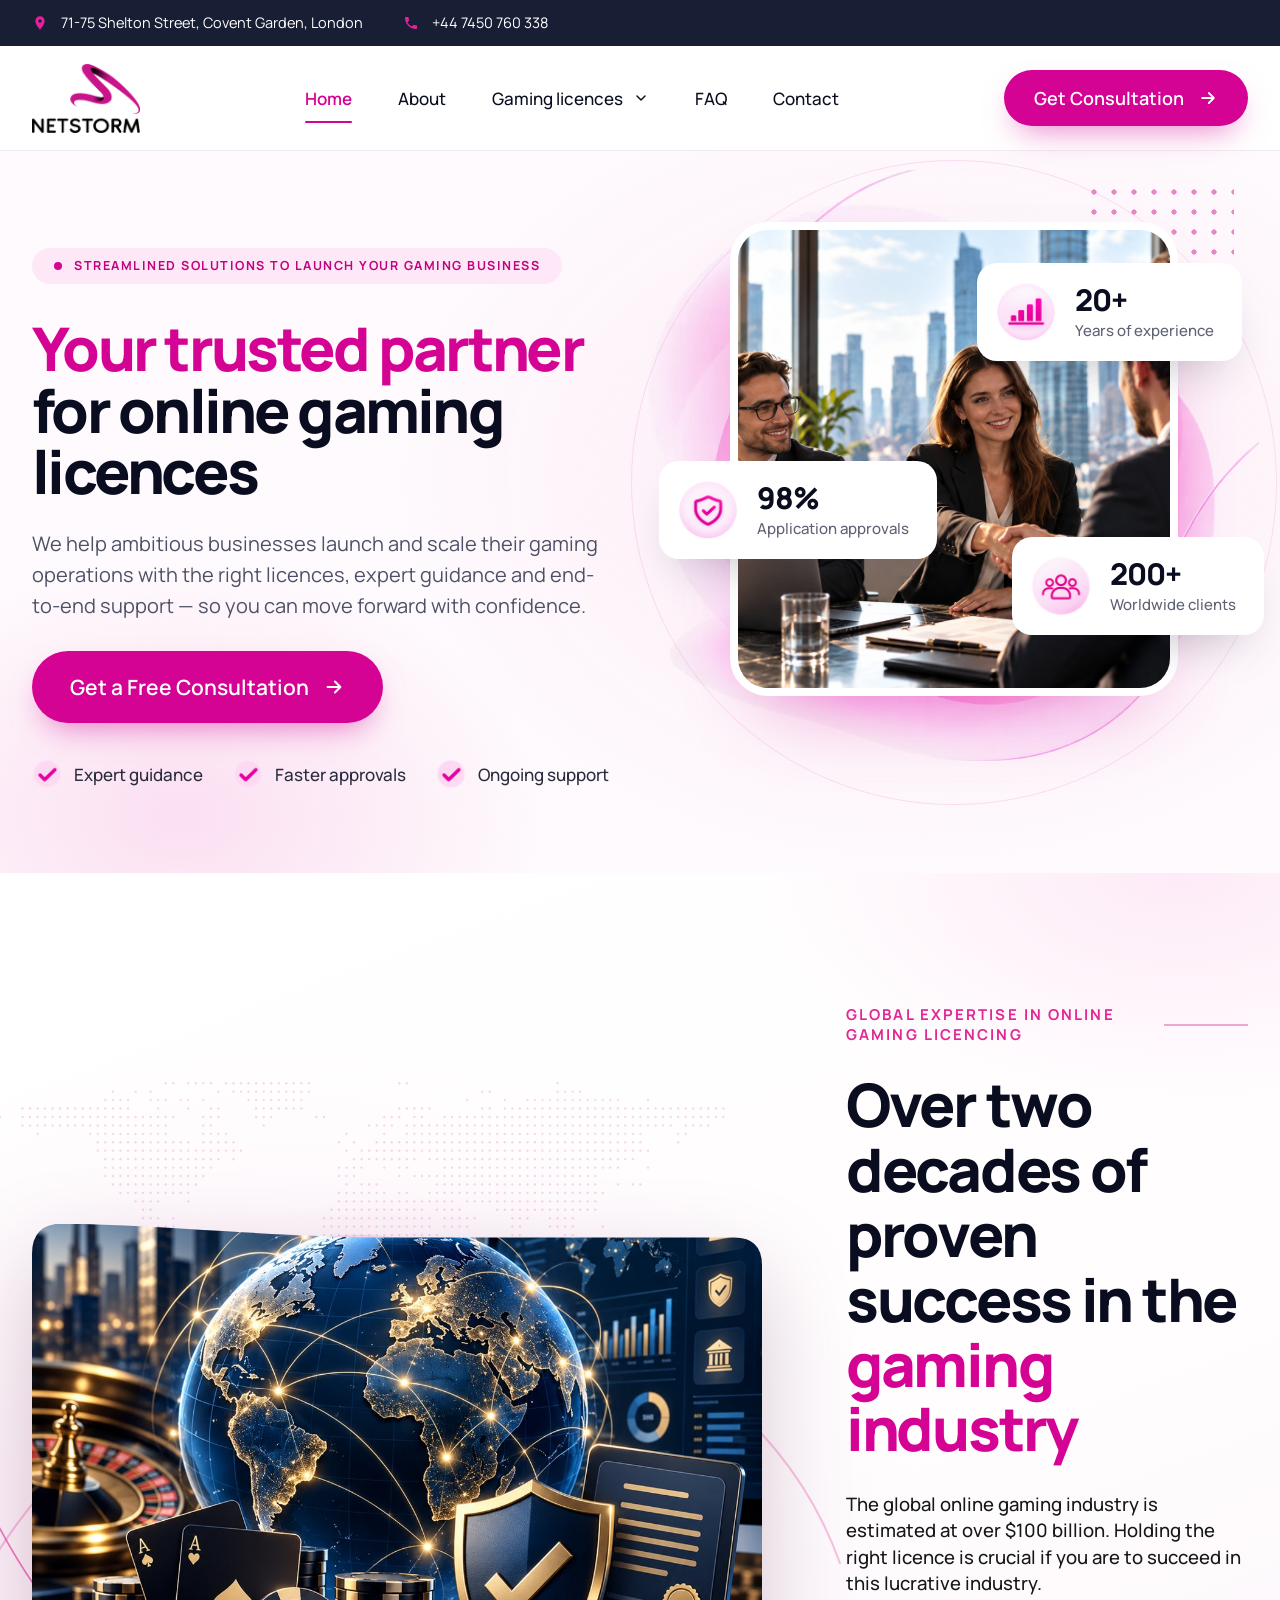
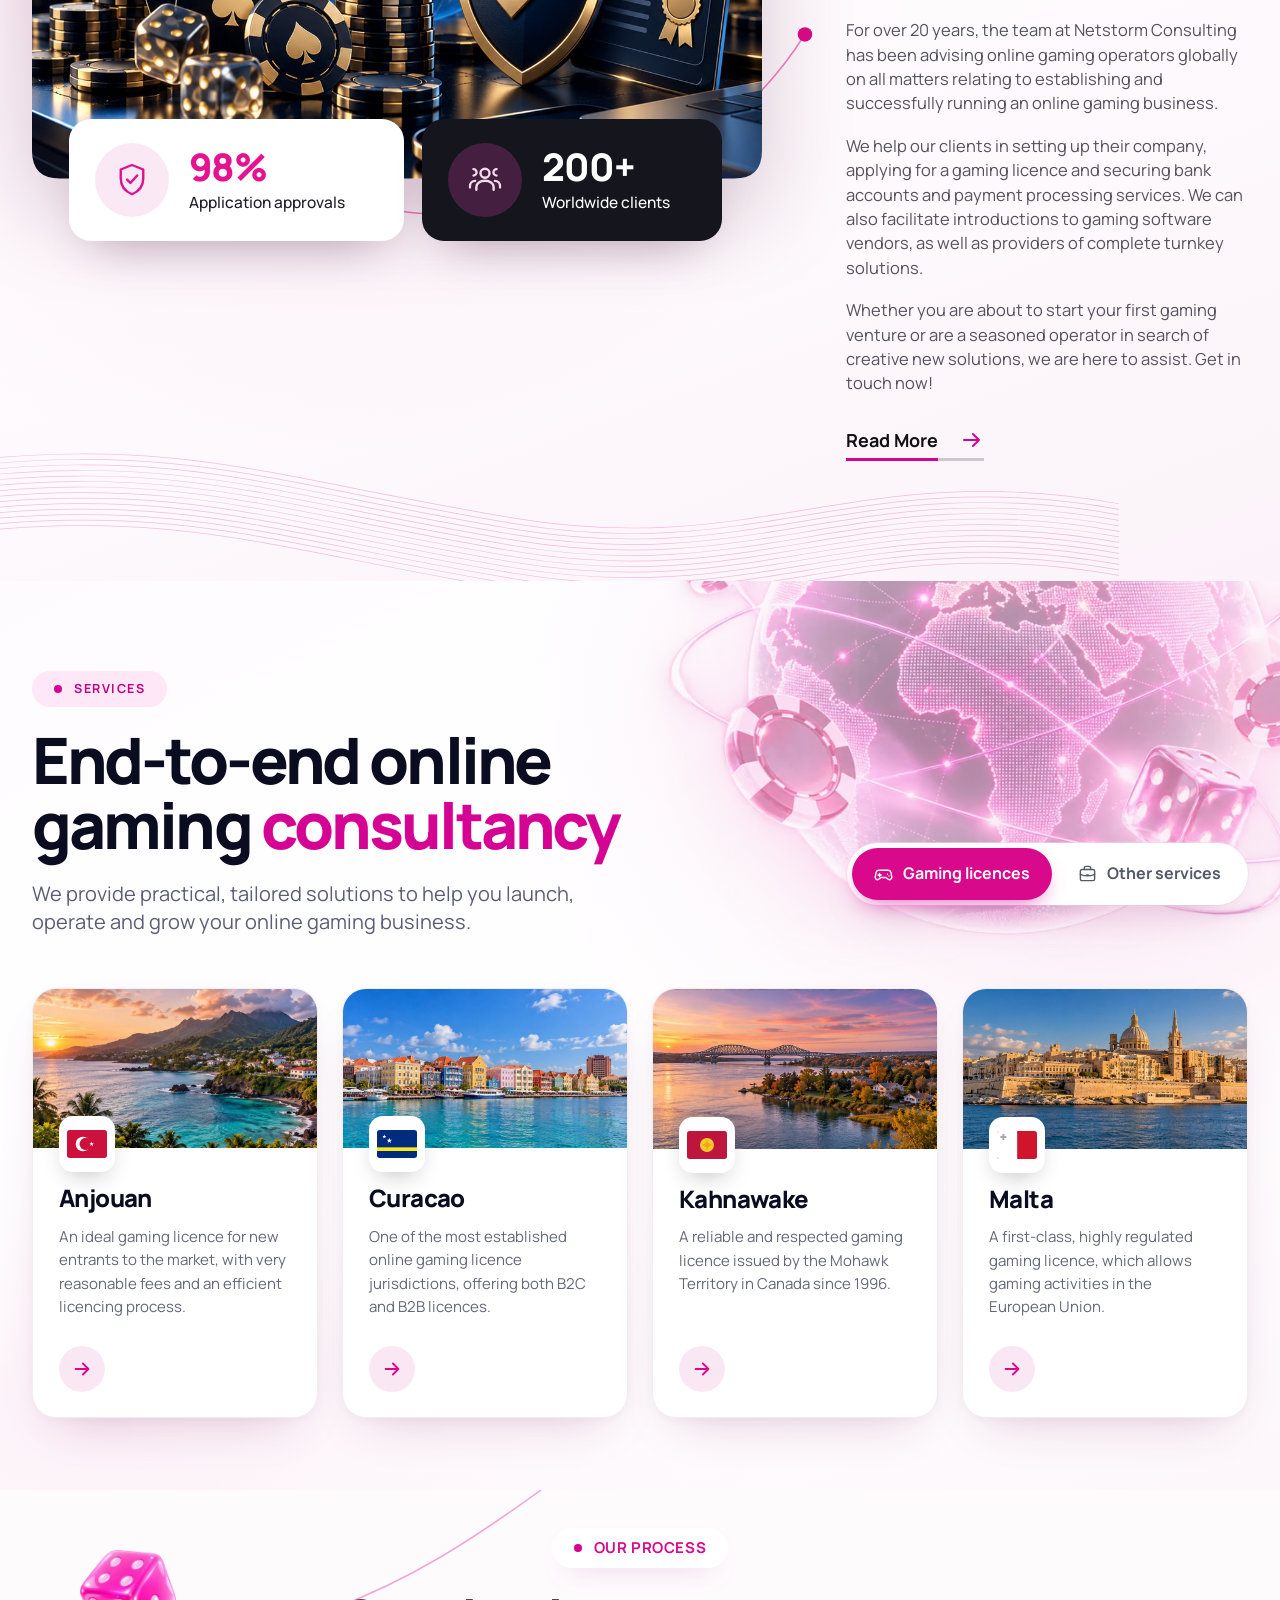
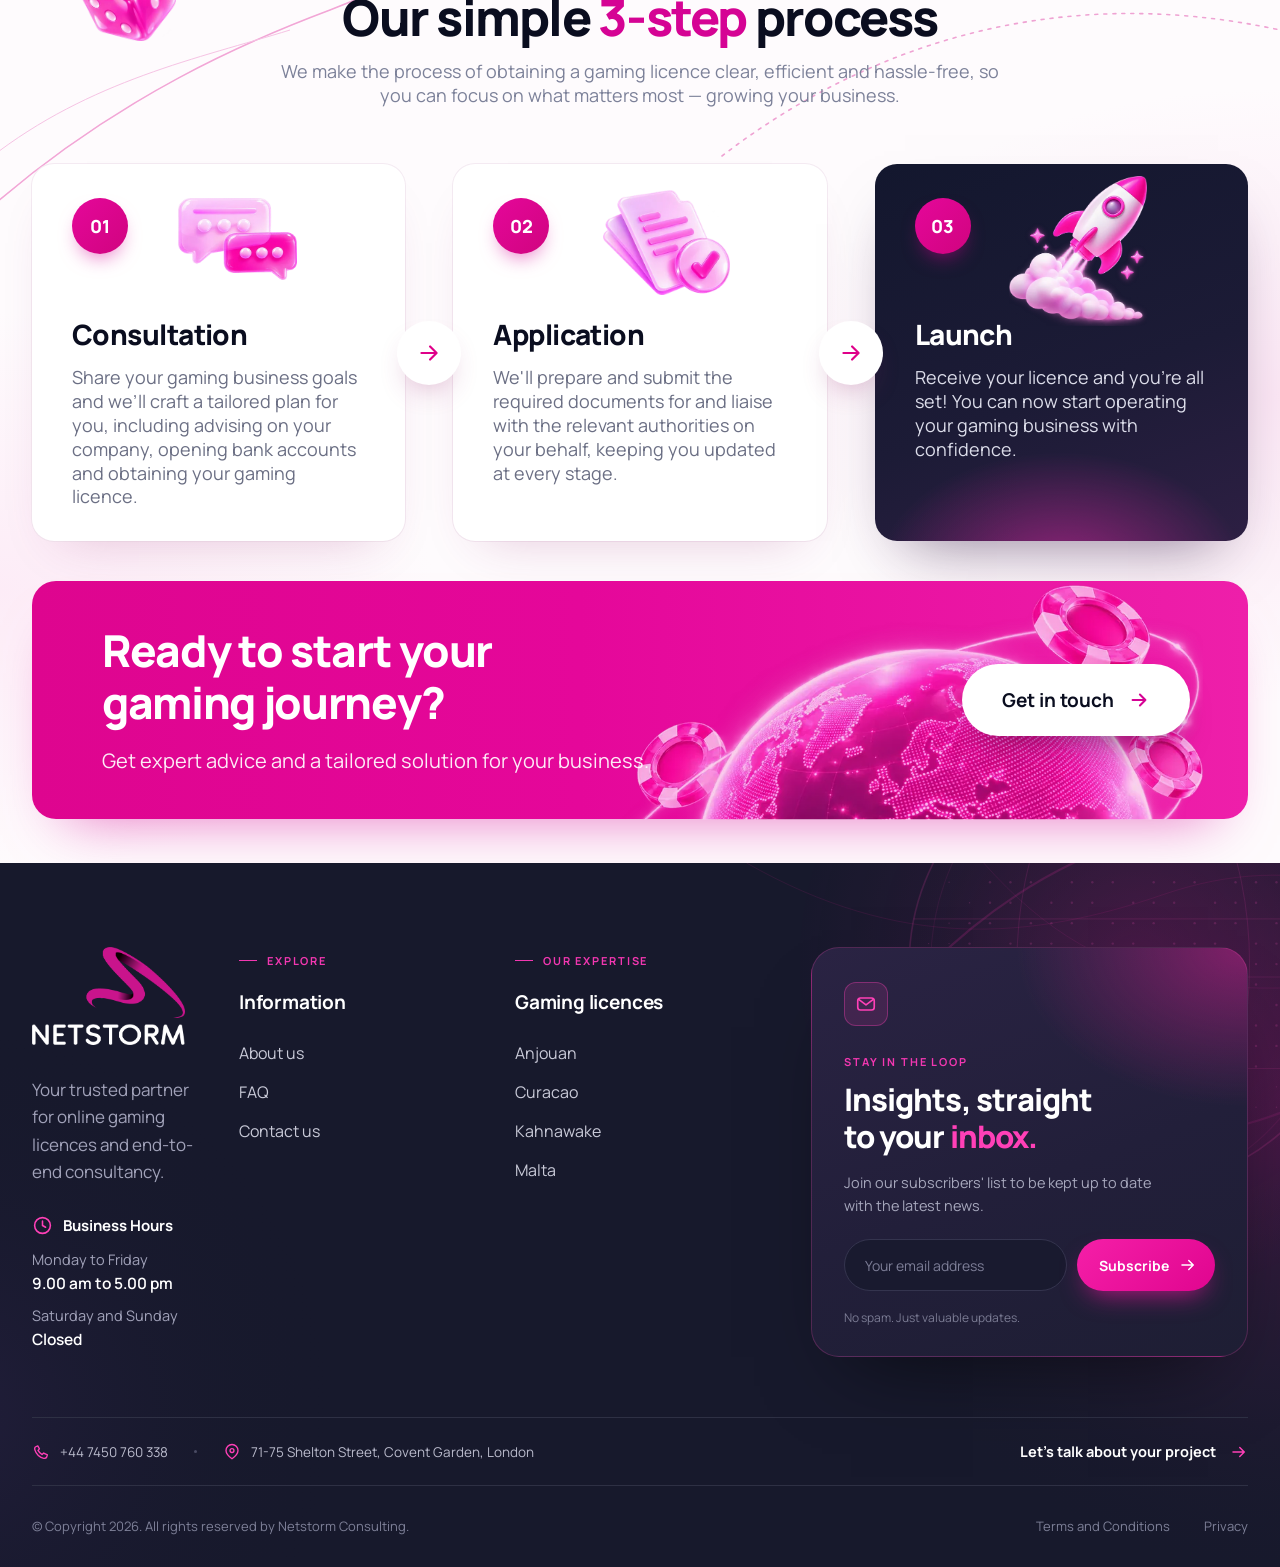
<file: 6/index.html>
<!doctype html>
<html lang="en">
<head>
  <meta charset="utf-8">
  <meta name="viewport" content="width=device-width, initial-scale=1">
  <title>Home - Netstorm Gaming</title>
  <link rel="preconnect" href="https://fonts.googleapis.com">
  <link rel="preconnect" href="https://fonts.gstatic.com" crossorigin>
  <link rel="stylesheet" href="https://fonts.googleapis.com/css2?family=Manrope:wght@400;500;600;700;800&amp;display=swap">
  <link rel="stylesheet" href="css/style.css">
  <script src="js/main.js" defer></script>
</head>
<body>

  <!-- ========== Top bar ========== -->
  <div class="ns-topbar">
    <div class="ns-container ns-topbar__inner">
      <span class="ns-topbar__item">
        <svg class="ns-topbar__icon" aria-hidden="true" viewBox="0 0 24 24" fill="currentColor"><path d="M12 2a7 7 0 0 0-7 7c0 5.25 7 13 7 13s7-7.75 7-13a7 7 0 0 0-7-7zm0 9.5a2.5 2.5 0 1 1 0-5 2.5 2.5 0 0 1 0 5z"/></svg>
        71-75 Shelton Street, Covent Garden, London
      </span>
      <a class="ns-topbar__item" href="tel:+447450760338">
        <svg class="ns-topbar__icon" aria-hidden="true" viewBox="0 0 24 24" fill="currentColor"><path d="M6.6 10.8a15.1 15.1 0 0 0 6.6 6.6l2.2-2.2a1 1 0 0 1 1-.25c1.12.37 2.33.57 3.6.57a1 1 0 0 1 1 1V20a1 1 0 0 1-1 1A17 17 0 0 1 3 4a1 1 0 0 1 1-1h3.5a1 1 0 0 1 1 1c0 1.25.2 2.45.57 3.57a1 1 0 0 1-.25 1z"/></svg>
        +44 7450 760 338
      </a>
    </div>
  </div>

  <!-- ========== Header ========== -->
  <header class="ns-header">
    <div class="ns-container ns-header__inner">
      <a class="ns-header__logo" href="https://netstormgaming.com" aria-label="Netstorm — home">
        <img src="img/logo-dark.png" alt="Netstorm" width="108" height="69">
      </a>

      <button class="ns-header__burger" type="button" aria-expanded="false" aria-controls="ns-nav" aria-label="Open menu">
        <svg class="ns-header__burger-open" aria-hidden="true" width="22" height="22" viewBox="0 0 24 24" fill="none" stroke="currentColor" stroke-width="2" stroke-linecap="round"><path d="M4 7h16M4 12h16M4 17h16"/></svg>
        <svg class="ns-header__burger-close" aria-hidden="true" width="22" height="22" viewBox="0 0 24 24" fill="none" stroke="currentColor" stroke-width="2" stroke-linecap="round"><path d="M6 6l12 12M18 6L6 18"/></svg>
      </button>

      <nav class="ns-nav" id="ns-nav" aria-label="Main">
        <a class="ns-nav__link is-active" href="https://netstormgaming.com/" aria-current="page">Home</a>
        <a class="ns-nav__link" href="https://netstormgaming.com/about-us/">About</a>
        <div class="ns-nav__dd">
          <a class="ns-nav__link" href="https://netstormgaming.com/gaming-licences/">Gaming licences
            <svg class="ns-nav__caret" aria-hidden="true" width="16" height="16" viewBox="0 0 24 24" fill="none" stroke="currentColor" stroke-width="2.2" stroke-linecap="round" stroke-linejoin="round"><path d="M6 9l6 6 6-6"/></svg>
          </a>
          <div class="ns-nav__menu">
            <div class="ns-nav__menu-in">
              <a class="ns-nav__sublink" href="https://netstormgaming.com/anjouan-gaming-licence/">Anjouan</a>
              <a class="ns-nav__sublink" href="https://netstormgaming.com/curacao-gaming-licence/">Curacao</a>
            </div>
          </div>
        </div>
        <a class="ns-nav__link" href="https://netstormgaming.com/faq/">FAQ</a>
        <a class="ns-nav__link" href="https://netstormgaming.com/contact-us/">Contact</a>
      </nav>

      <a class="ns-btn ns-btn--sm ns-header__cta" href="https://netstormgaming.com/contact-us/">Get Consultation
        <svg aria-hidden="true" width="20" height="20" viewBox="0 0 24 24" fill="none" stroke="currentColor" stroke-width="2.2" stroke-linecap="round" stroke-linejoin="round"><path d="M5 12h14M13 6l6 6-6 6"/></svg>
      </a>
    </div>
  </header>

  <main>

    <!-- ========== Hero ========== -->
    <section class="ns-hero">
      <div class="ns-container ns-hero__inner">
        <div class="ns-hero__content">
          <p class="ns-eyebrow ns-hero__eyebrow">Streamlined solutions to launch your gaming business</p>
          <h1 class="ns-hero__title"><span class="ns-hero__accent">Your trusted partner</span> for online gaming licences</h1>
          <p class="ns-hero__text">We help ambitious businesses launch and scale their gaming operations with the right licences, expert guidance and end-to-end support — so you can move forward with confidence.</p>
          <a class="ns-btn ns-btn--lg ns-hero__cta" href="https://netstormgaming.com/contact-us/">Get a Free Consultation
            <svg aria-hidden="true" width="22" height="22" viewBox="0 0 24 24" fill="none" stroke="currentColor" stroke-width="2.2" stroke-linecap="round" stroke-linejoin="round"><path d="M5 12h14M13 6l6 6-6 6"/></svg>
          </a>
          <ul class="ns-hero__checks">
            <li class="ns-hero__check"><img src="img/ic-check.png" alt="" width="30" height="30">Expert guidance</li>
            <li class="ns-hero__check"><img src="img/ic-check.png" alt="" width="30" height="30">Faster approvals</li>
            <li class="ns-hero__check"><img src="img/ic-check.png" alt="" width="30" height="30">Ongoing support</li>
          </ul>
        </div>

        <div class="ns-hero__media">
          <img class="ns-hero__blob" src="img/hero-blob.webp" alt="" width="960" height="931">
          <span class="ns-hero__ring" aria-hidden="true"></span>
          <span class="ns-hero__dots" aria-hidden="true"></span>
          <div class="ns-hero__photo">
            <img src="img/hero-photo.jpg" alt="Consultants meeting with a client" width="1000" height="1250" fetchpriority="high">
          </div>
          <div class="ns-stat ns-stat--1">
            <img class="ns-stat__icon" src="img/ic-chart.png" alt="" width="62" height="62">
            <div><b class="ns-stat__num">20+</b><span class="ns-stat__label">Years of experience</span></div>
          </div>
          <div class="ns-stat ns-stat--2">
            <img class="ns-stat__icon" src="img/ic-shield.png" alt="" width="62" height="62">
            <div><b class="ns-stat__num">98%</b><span class="ns-stat__label">Application approvals</span></div>
          </div>
          <div class="ns-stat ns-stat--3">
            <img class="ns-stat__icon" src="img/ic-users.png" alt="" width="62" height="62">
            <div><b class="ns-stat__num">200+</b><span class="ns-stat__label">Worldwide clients</span></div>
          </div>
        </div>
      </div>
    </section>

    <!-- ========== About ========== -->
    <section class="ns-about">
      <img class="ns-about__waves" src="img/about-waves.svg" alt="" width="1050" height="350" loading="lazy">
      <div class="ns-container ns-about__inner">
        <div class="ns-about__media">
          <img class="ns-about__halo" src="img/about-halo.svg" alt="" width="900" height="680" loading="lazy">
          <img class="ns-about__map" src="img/about-map.svg" alt="" width="900" height="430" loading="lazy">
          <div class="ns-about__frame">
            <img class="ns-about__photo" src="img/about.jpg" alt="Global online gaming licensing" width="1200" height="1200" loading="lazy">
          </div>
          <div class="ns-about__stats">
            <div class="ns-about-stat">
              <span class="ns-about-stat__icon">
                <svg aria-hidden="true" viewBox="0 0 48 48" fill="none" stroke="currentColor" stroke-width="3.2" stroke-linecap="round" stroke-linejoin="round"><path d="M24 4 39 10v12c0 9.8-6.3 17.3-15 21C15.3 39.3 9 31.8 9 22V10L24 4Z"/><path d="m17.5 23.5 4.4 4.5 9-10"/></svg>
              </span>
              <div><b class="ns-about-stat__num">98%</b><span class="ns-about-stat__label">Application approvals</span></div>
            </div>
            <div class="ns-about-stat ns-about-stat--dark">
              <span class="ns-about-stat__icon">
                <svg aria-hidden="true" viewBox="0 0 48 48" fill="none" stroke="currentColor" stroke-width="3.2" stroke-linecap="round"><circle cx="24" cy="15" r="6"/><path d="M12.5 37v-3.7c0-5 5.2-8.3 11.5-8.3s11.5 3.3 11.5 8.3V37"/><path d="M8.5 18a4.3 4.3 0 1 0 0-8.6M39.5 18a4.3 4.3 0 1 1 0-8.6M4 34v-2c0-4 3-7 7-7m33 9v-2c0-4-3-7-7-7" stroke-width="3"/></svg>
              </span>
              <div><b class="ns-about-stat__num">200+</b><span class="ns-about-stat__label">Worldwide clients</span></div>
            </div>
          </div>
        </div>

        <div class="ns-about__content">
          <p class="ns-eyebrow ns-eyebrow--line">Global Expertise in Online Gaming Licencing</p>
          <h2 class="ns-about__title">Over two decades of proven success in the <span class="ns-accent">gaming industry</span></h2>
          <p class="ns-about__lead">The global online gaming industry is estimated at over $100 billion. Holding the right licence is crucial if you are to succeed in this lucrative industry.</p>
          <p class="ns-about__text">For over 20 years, the team at Netstorm Consulting has been advising online gaming operators globally on all matters relating to establishing and successfully running an online gaming business.</p>
          <p class="ns-about__text">We help our clients in setting up their company, applying for a gaming licence and securing bank accounts and payment processing services. We can also facilitate introductions to gaming software vendors, as well as providers of complete turnkey solutions.</p>
          <p class="ns-about__text">Whether you are about to start your first gaming venture or are a seasoned operator in search of creative new solutions, we are here to assist. Get in touch now!</p>
          <a class="ns-link ns-about__more" href="https://netstormgaming.com/about-us/">Read More
            <svg aria-hidden="true" width="24" height="24" viewBox="0 0 24 24" fill="none" stroke="currentColor" stroke-width="2" stroke-linecap="round" stroke-linejoin="round"><path d="M4 12h15m-6-6 6 6-6 6"/></svg>
          </a>
        </div>
      </div>

      <!-- curved-top mask for the About photo (mirrored: the raised edge is on the outer, left side) -->
      <svg class="ns-defs" aria-hidden="true" focusable="false">
        <clipPath id="ns-about-clip" clipPathUnits="objectBoundingBox">
          <path d="M.042 0C.2 .004 .33 .025 .5 .025H.962Q1 .025 1 .075V.95Q1 1 .962 1H.038Q0 1 0 .95V.055Q0 0 .042 0Z"/>
        </clipPath>
      </svg>
    </section>

    <!-- ========== Services ========== -->
    <section class="ns-services">
      <img class="ns-services__glow" src="img/services-glow.svg" alt="" width="1000" height="720" loading="lazy">
      <img class="ns-services__globe" src="img/services-globe.webp" alt="" width="1200" height="657" loading="lazy">

      <div class="ns-container ns-services__inner" data-tabs>
        <div class="ns-services__head">
          <div class="ns-services__intro">
            <p class="ns-eyebrow ns-section-eyebrow">Services</p>
            <h2 class="ns-services__title">End-to-end online gaming <span class="ns-accent">consultancy</span></h2>
            <p class="ns-services__text">We provide practical, tailored solutions to help you launch, operate and grow your online gaming business.</p>
          </div>
          <div class="ns-tabs" role="tablist" aria-label="Services">
            <button class="ns-tabs__btn is-active" type="button" role="tab" id="ns-tab-lic" aria-controls="ns-panel-lic" aria-selected="true">
              <svg class="ns-tabs__icon" aria-hidden="true" viewBox="0 0 24 24" fill="none" stroke="currentColor" stroke-width="1.8" stroke-linecap="round" stroke-linejoin="round"><path d="M6 8h12a4 4 0 0 1 3.5 3l1 6a3 3 0 0 1-5 2l-2.5-2H9l-2.5 2a3 3 0 0 1-5-2l1-6A4 4 0 0 1 6 8z"/><path d="M7 12v4m-2-2h4m8-1h.01M19 15h.01"/></svg>
              Gaming licences
            </button>
            <button class="ns-tabs__btn" type="button" role="tab" id="ns-tab-other" aria-controls="ns-panel-other" aria-selected="false" tabindex="-1">
              <svg class="ns-tabs__icon" aria-hidden="true" viewBox="0 0 24 24" fill="none" stroke="currentColor" stroke-width="1.8" stroke-linecap="round" stroke-linejoin="round"><rect x="3" y="7" width="18" height="14" rx="2"/><path d="M8 7V5a2 2 0 0 1 2-2h4a2 2 0 0 1 2 2v2M3 13a22 22 0 0 0 18 0m-10 1h2"/></svg>
              Other services
            </button>
          </div>
        </div>

        <div class="ns-cards" id="ns-panel-lic" role="tabpanel" aria-labelledby="ns-tab-lic">
          <article class="ns-card">
            <div class="ns-card__media">
              <img class="ns-card__photo" src="img/lic-anjouan.jpg" alt="" width="836" height="470" loading="lazy">
              <span class="ns-card__flag">
                <svg role="img" aria-label="Anjouan flag" viewBox="0 0 60 42"><rect width="60" height="42" rx="4" fill="#CC123C"/><circle cx="24" cy="21" r="11" fill="#FFFFFF"/><circle cx="28" cy="21" r="9.2" fill="#CC123C"/><path d="M37.0 17.4L37.8 19.8L40.4 19.9L38.4 21.4L39.1 23.9L37.0 22.4L34.9 23.9L35.6 21.4L33.6 19.9L36.2 19.8Z" fill="#FFFFFF"/></svg>
              </span>
            </div>
            <div class="ns-card__body">
              <h3 class="ns-card__title"><a href="https://netstormgaming.com/anjouan-gaming-licence/">Anjouan</a></h3>
              <p class="ns-card__text">An ideal gaming licence for new entrants to the market, with very reasonable fees and an efficient licencing process.</p>
              <span class="ns-card__arrow" aria-hidden="true"><svg viewBox="0 0 24 24" fill="none" stroke="currentColor" stroke-width="2" stroke-linecap="round" stroke-linejoin="round"><path d="M5 12h14m-6-6 6 6-6 6"/></svg></span>
            </div>
          </article>
          <article class="ns-card">
            <div class="ns-card__media">
              <img class="ns-card__photo" src="img/lic-curacao.jpg" alt="" width="836" height="470" loading="lazy">
              <span class="ns-card__flag">
                <svg role="img" aria-label="Curacao flag" viewBox="0 0 60 42"><rect width="60" height="42" rx="4" fill="#002B7F"/><rect y="26" width="60" height="5.5" fill="#F9E814"/><path d="M11.0 6.8L11.8 9.0L14.0 9.0L12.2 10.4L12.9 12.6L11.0 11.3L9.1 12.6L9.8 10.4L8.0 9.0L10.2 9.0Z" fill="#FFFFFF"/><path d="M18.5 11.8L19.5 14.6L22.5 14.7L20.1 16.5L21.0 19.4L18.5 17.7L16.0 19.4L16.9 16.5L14.5 14.7L17.5 14.6Z" fill="#FFFFFF"/></svg>
              </span>
            </div>
            <div class="ns-card__body">
              <h3 class="ns-card__title"><a href="https://netstormgaming.com/curacao/">Curacao</a></h3>
              <p class="ns-card__text">One of the most established online gaming licence jurisdictions, offering both B2C and B2B licences.</p>
              <span class="ns-card__arrow" aria-hidden="true"><svg viewBox="0 0 24 24" fill="none" stroke="currentColor" stroke-width="2" stroke-linecap="round" stroke-linejoin="round"><path d="M5 12h14m-6-6 6 6-6 6"/></svg></span>
            </div>
          </article>
          <article class="ns-card">
            <div class="ns-card__media">
              <img class="ns-card__photo" src="img/lic-kahnawake.jpg" alt="" width="836" height="471" loading="lazy">
              <span class="ns-card__flag">
                <svg role="img" aria-label="Kahnawake flag" viewBox="0 0 60 42"><rect width="60" height="42" rx="4" fill="#BD153B"/><circle cx="30" cy="21" r="10.5" fill="#FFC92D"/><path d="m30 12 1.6 5.7 5.8 3.3-5.8 3.2-1.6 5.8-1.6-5.8-5.8-3.2 5.8-3.3z" fill="#E9A912"/></svg>
              </span>
            </div>
            <div class="ns-card__body">
              <h3 class="ns-card__title"><a href="https://netstormgaming.com/contact-us/">Kahnawake</a></h3>
              <p class="ns-card__text">A reliable and respected gaming licence issued by the Mohawk Territory in Canada since 1996.</p>
              <span class="ns-card__arrow" aria-hidden="true"><svg viewBox="0 0 24 24" fill="none" stroke="currentColor" stroke-width="2" stroke-linecap="round" stroke-linejoin="round"><path d="M5 12h14m-6-6 6 6-6 6"/></svg></span>
            </div>
          </article>
          <article class="ns-card">
            <div class="ns-card__media">
              <img class="ns-card__photo" src="img/lic-malta.jpg" alt="" width="836" height="471" loading="lazy">
              <span class="ns-card__flag">
                <svg role="img" aria-label="Malta flag" viewBox="0 0 60 42"><rect width="60" height="42" rx="4" fill="#CF142B"/><path d="M4 0h26v42H4a4 4 0 0 1-4-4V4a4 4 0 0 1 4-4z" fill="#FFFFFF"/><path d="M8 4.5h3v3h3v3h-3v3H8v-3H5v-3h3z" fill="#A9A9AE"/><path d="M30 0v42" stroke="#E6E2E8" stroke-width=".6"/></svg>
              </span>
            </div>
            <div class="ns-card__body">
              <h3 class="ns-card__title"><a href="https://netstormgaming.com/contact-us/">Malta</a></h3>
              <p class="ns-card__text">A first-class, highly regulated gaming licence, which allows gaming activities in the European Union.</p>
              <span class="ns-card__arrow" aria-hidden="true"><svg viewBox="0 0 24 24" fill="none" stroke="currentColor" stroke-width="2" stroke-linecap="round" stroke-linejoin="round"><path d="M5 12h14m-6-6 6 6-6 6"/></svg></span>
            </div>
          </article>
        </div>

        <div class="ns-cards" id="ns-panel-other" role="tabpanel" aria-labelledby="ns-tab-other" hidden>
          <article class="ns-card ns-card--service">
            <div class="ns-card__art"><img src="img/srv-banking.webp" alt="" width="768" height="512" loading="lazy"></div>
            <div class="ns-card__body">
              <h3 class="ns-card__title"><a href="https://netstormgaming.com/contact-us/">Banking</a></h3>
              <p class="ns-card__text">We can offer several banking solutions for online gaming businesses, whether dealing in fiat or crypto currencies</p>
              <span class="ns-card__arrow" aria-hidden="true"><svg viewBox="0 0 24 24" fill="none" stroke="currentColor" stroke-width="2" stroke-linecap="round" stroke-linejoin="round"><path d="M5 12h14m-6-6 6 6-6 6"/></svg></span>
            </div>
          </article>
          <article class="ns-card ns-card--service">
            <div class="ns-card__art"><img src="img/srv-payments.webp" alt="" width="768" height="512" loading="lazy"></div>
            <div class="ns-card__body">
              <h3 class="ns-card__title"><a href="https://netstormgaming.com/contact-us/">Payment processing</a></h3>
              <p class="ns-card__text">Get access to payment processors specialising in online gaming and high-risk merchants</p>
              <span class="ns-card__arrow" aria-hidden="true"><svg viewBox="0 0 24 24" fill="none" stroke="currentColor" stroke-width="2" stroke-linecap="round" stroke-linejoin="round"><path d="M5 12h14m-6-6 6 6-6 6"/></svg></span>
            </div>
          </article>
          <article class="ns-card ns-card--service">
            <div class="ns-card__art"><img src="img/srv-turnkey.webp" alt="" width="768" height="512" loading="lazy"></div>
            <div class="ns-card__body">
              <h3 class="ns-card__title"><a href="https://netstormgaming.com/contact-us/">Turnkey solution</a></h3>
              <p class="ns-card__text">Get up-and-running faster with our turnkey solution, including online casino website, games and payment integrations</p>
              <span class="ns-card__arrow" aria-hidden="true"><svg viewBox="0 0 24 24" fill="none" stroke="currentColor" stroke-width="2" stroke-linecap="round" stroke-linejoin="round"><path d="M5 12h14m-6-6 6 6-6 6"/></svg></span>
            </div>
          </article>
          <article class="ns-card ns-card--service">
            <div class="ns-card__art"><img src="img/srv-compliance.webp" alt="" width="768" height="512" loading="lazy"></div>
            <div class="ns-card__body">
              <h3 class="ns-card__title"><a href="https://netstormgaming.com/contact-us/">Compliance outsourcing</a></h3>
              <p class="ns-card__text">We will help you set up your policy manual and also handle your compliance function on an outsourced basis</p>
              <span class="ns-card__arrow" aria-hidden="true"><svg viewBox="0 0 24 24" fill="none" stroke="currentColor" stroke-width="2" stroke-linecap="round" stroke-linejoin="round"><path d="M5 12h14m-6-6 6 6-6 6"/></svg></span>
            </div>
          </article>
        </div>
      </div>
    </section>

    <!-- ========== Process + CTA ========== -->
    <section class="ns-process">
      <svg class="ns-process__arc ns-process__arc--left" aria-hidden="true" viewBox="0 0 560 330" fill="none">
        <path d="M-10 318C120 205 250 150 330 120S470 52 552 -8" stroke="#F2A6D6" stroke-width="1.5"/>
        <path d="M-10 268C90 190 200 168 290 140" stroke="#F6C3E4" stroke-width="1"/>
      </svg>
      <svg class="ns-process__arc ns-process__arc--right" aria-hidden="true" viewBox="0 0 560 200" fill="none">
        <path d="M2 196C140 90 330 20 560 70" stroke="#EFA3D3" stroke-width="1.6" stroke-dasharray="3 6" stroke-linecap="round"/>
      </svg>
      <div class="ns-container ns-process__inner">
        <img class="ns-process__dice" src="img/decor-dice.webp" alt="" width="220" height="207" loading="lazy">
        <div class="ns-process__head">
          <p class="ns-eyebrow ns-eyebrow--white ns-section-eyebrow">Our Process</p>
          <h2 class="ns-process__title">Our simple <span class="ns-accent">3-step</span> process</h2>
          <p class="ns-process__text">We make the process of obtaining a gaming licence clear, efficient and hassle-free, so you can focus on what matters most — growing your business.</p>
        </div>

        <ol class="ns-steps">
          <li class="ns-step">
            <span class="ns-step__num">01</span>
            <img class="ns-step__art ns-step__art--chat" src="img/step-chat.webp" alt="" width="340" height="234" loading="lazy">
            <h3 class="ns-step__title">Consultation</h3>
            <p class="ns-step__text">Share your gaming business goals and we’ll craft a tailored plan for you, including advising on your company, opening bank accounts and obtaining your gaming licence.</p>
            <span class="ns-step__next" aria-hidden="true"><svg viewBox="0 0 24 24" fill="none" stroke="currentColor" stroke-width="2" stroke-linecap="round" stroke-linejoin="round"><path d="M5 12h14m-6-6 6 6-6 6"/></svg></span>
          </li>
          <li class="ns-step">
            <span class="ns-step__num">02</span>
            <img class="ns-step__art ns-step__art--docs" src="img/step-docs.webp" alt="" width="340" height="280" loading="lazy">
            <h3 class="ns-step__title">Application</h3>
            <p class="ns-step__text">We'll prepare and submit the required documents for and liaise with the relevant authorities on your behalf, keeping you updated at every stage.</p>
            <span class="ns-step__next" aria-hidden="true"><svg viewBox="0 0 24 24" fill="none" stroke="currentColor" stroke-width="2" stroke-linecap="round" stroke-linejoin="round"><path d="M5 12h14m-6-6 6 6-6 6"/></svg></span>
          </li>
          <li class="ns-step ns-step--dark">
            <span class="ns-step__num">03</span>
            <img class="ns-step__art ns-step__art--rocket" src="img/step-rocket.webp" alt="" width="380" height="411" loading="lazy">
            <h3 class="ns-step__title">Launch</h3>
            <p class="ns-step__text">Receive your licence and you're all set! You can now start operating your gaming business with confidence.</p>
          </li>
        </ol>

        <div class="ns-cta">
          <img class="ns-cta__globe" src="img/cta-globe.webp" alt="" width="900" height="370" loading="lazy">
          <div class="ns-cta__content">
            <h2 class="ns-cta__title">Ready to start your gaming journey?</h2>
            <p class="ns-cta__text">Get expert advice and a tailored solution for your business.</p>
          </div>
          <a class="ns-btn ns-btn--md ns-btn--light ns-cta__btn" href="https://netstormgaming.com/contact-us/">Get in touch
            <svg aria-hidden="true" width="22" height="22" viewBox="0 0 24 24" fill="none" stroke="currentColor" stroke-width="2.2" stroke-linecap="round" stroke-linejoin="round"><path d="M5 12h14m-6-6 6 6-6 6"/></svg>
          </a>
        </div>
      </div>
    </section>

  </main>

  <!-- ========== Footer ========== -->
  <footer class="ns-footer">
    <img class="ns-footer__globe" src="img/footer-globe.svg" alt="" width="650" height="650" loading="lazy">

    <div class="ns-container">
      <div class="ns-footer__grid">
        <div class="ns-footer__brand">
          <a class="ns-footer__logo" href="https://netstormgaming.com" aria-label="Netstorm — home">
            <img src="img/logo-light.png" alt="Netstorm" width="164" height="105" loading="lazy">
          </a>
          <p class="ns-footer__tagline">Your trusted partner for online gaming licences and end-to-end consultancy.</p>
          <div class="ns-footer__hours">
            <h4 class="ns-footer__hours-title">
              <svg aria-hidden="true" viewBox="0 0 24 24" fill="none" stroke="currentColor" stroke-width="1.8" stroke-linecap="round" stroke-linejoin="round"><circle cx="12" cy="12" r="9"/><path d="M12 7v5l3.5 2"/></svg>
              Business Hours
            </h4>
            <dl class="ns-footer__hours-list">
              <div><dt>Monday to Friday</dt><dd>9.00 am to 5.00 pm</dd></div>
              <div><dt>Saturday and Sunday</dt><dd>Closed</dd></div>
            </dl>
          </div>
        </div>

        <nav class="ns-footer__col" aria-label="Information">
          <p class="ns-footer__eyebrow">Explore</p>
          <h4 class="ns-footer__title">Information</h4>
          <ul class="ns-footer__links">
            <li><a href="https://netstormgaming.com/about-us/">About us</a></li>
            <li><a href="https://netstormgaming.com/faq/">FAQ</a></li>
            <li><a href="https://netstormgaming.com/contact-us/">Contact us</a></li>
          </ul>
        </nav>

        <nav class="ns-footer__col" aria-label="Gaming licences">
          <p class="ns-footer__eyebrow">Our expertise</p>
          <h4 class="ns-footer__title">Gaming licences</h4>
          <ul class="ns-footer__links">
            <li><a href="https://netstormgaming.com/anjouan-gaming-licence/">Anjouan</a></li>
            <li><a href="https://netstormgaming.com/curacao-gaming-licence/">Curacao</a></li>
            <li><a href="https://netstormgaming.com/contact-us/">Kahnawake</a></li>
            <li><a href="https://netstormgaming.com/contact-us/">Malta</a></li>
          </ul>
        </nav>

        <div class="ns-newsletter">
          <span class="ns-newsletter__icon" aria-hidden="true">
            <svg viewBox="0 0 24 24" fill="none" stroke="currentColor" stroke-width="1.8" stroke-linecap="round" stroke-linejoin="round"><rect x="3" y="5.5" width="18" height="13" rx="3"/><path d="m4 7 8 6 8-6"/></svg>
          </span>
          <p class="ns-newsletter__eyebrow">Stay in the loop</p>
          <h4 class="ns-newsletter__title">Insights, straight to your <span class="ns-newsletter__accent">inbox.</span></h4>
          <p class="ns-newsletter__text">Join our subscribers' list to be kept up to date with the latest news.</p>
          <form class="ns-subscribe" action="#" method="post">
            <label class="sr-only" for="ns-subscribe-email">Email</label>
            <input class="ns-subscribe__input" id="ns-subscribe-email" type="email" name="email" placeholder="Your email address" autocomplete="email" required>
            <button class="ns-subscribe__btn" type="submit">Subscribe
              <svg aria-hidden="true" viewBox="0 0 24 24" fill="none" stroke="currentColor" stroke-width="2" stroke-linecap="round" stroke-linejoin="round"><path d="M4 12h15m-6-6 6 6-6 6"/></svg>
            </button>
          </form>
          <p class="ns-newsletter__note">No spam. Just valuable updates.</p>
        </div>
      </div>

      <div class="ns-footer__contacts">
        <div class="ns-footer__contact-list">
          <a class="ns-footer__contact" href="tel:+447450760338">
            <svg aria-hidden="true" viewBox="0 0 24 24" fill="none" stroke="currentColor" stroke-width="1.8" stroke-linecap="round" stroke-linejoin="round"><path d="M7.7 3.8 5 5c-1.5.7-1.7 2.3-1.2 4.2 1.4 5.3 6.9 10.5 11.9 11.2 2 .2 3.4-.4 4-1.9l.8-2.6-4.9-2.5-2.1 2c-2.3-1.2-4.2-3.1-5.5-5.5l1.9-2.1-2.2-4Z"/></svg>
            +44 7450 760 338
          </a>
          <span class="ns-footer__contact">
            <svg aria-hidden="true" viewBox="0 0 24 24" fill="none" stroke="currentColor" stroke-width="1.8" stroke-linecap="round" stroke-linejoin="round"><path d="M20 10c0 5.2-8 11-8 11s-8-5.8-8-11a8 8 0 0 1 16 0Z"/><circle cx="12" cy="10" r="2.6"/></svg>
            71-75 Shelton Street, Covent Garden, London
          </span>
        </div>
        <a class="ns-footer__talk" href="https://netstormgaming.com/contact-us/">Let's talk about your project
          <svg aria-hidden="true" viewBox="0 0 24 24" fill="none" stroke="currentColor" stroke-width="2" stroke-linecap="round" stroke-linejoin="round"><path d="M4 12h15m-6-6 6 6-6 6"/></svg>
        </a>
      </div>

      <div class="ns-footer__bottom">
        <span>© Copyright 2026. All rights reserved by Netstorm Consulting.</span>
        <span class="ns-footer__legal">
          <a href="https://netstormgaming.com/terms/">Terms and Conditions</a>
          <a href="https://netstormgaming.com/privacy-policy/">Privacy</a>
        </span>
      </div>
    </div>
  </footer>

</body>
</html>
</file>
<file: 6/css/style.css>
/* ==========================================================================
   Netstorm — homepage (variant 6)
   1. Tokens & base
   2. Shared components (container, buttons, eyebrow, titles, links)
   3. Top bar & header
   4. Hero
   5. About
   6. Services
   7. Process
   8. CTA
   9. Footer
   10. Responsive
   ========================================================================== */

/* 1. Tokens & base
   ========================================================================== */
:root{
  --c-accent:#D50394;
  --c-accent-hover:#C2037F;
  --c-accent-soft:#FEE7F7;
  --c-ink:#0A0D1F;
  --c-text:#4E5166;
  --c-muted:#55525E;
  --c-line:#F1EAF0;
  --c-navy:#181E34;
  --c-night:#171A2E;
  --font:'Manrope',system-ui,-apple-system,'Segoe UI',Roboto,sans-serif;
  --container:1474px;
  --gutter:32px;
}

*,*::before,*::after{box-sizing:border-box}
html{-webkit-text-size-adjust:100%;text-size-adjust:100%}
body{margin:0;font-family:var(--font);color:var(--c-ink);background:#FFFFFF;-webkit-font-smoothing:antialiased;-moz-osx-font-smoothing:grayscale}
img{max-width:100%;height:auto}
img,svg{display:block}
a{color:inherit;text-decoration:none}
h1,h2,h3,h4,p,dl,dd{margin:0}
button,input{font:inherit;color:inherit}
:focus-visible{outline:2px solid var(--c-accent);outline-offset:3px}
.sr-only{position:absolute;width:1px;height:1px;padding:0;margin:-1px;overflow:hidden;clip:rect(0 0 0 0);white-space:nowrap;border:0}
.ns-defs{position:absolute;width:0;height:0;overflow:hidden}

/* 2. Shared components
   ========================================================================== */
.ns-container{width:100%;max-width:var(--container);margin:0 auto;padding:0 var(--gutter)}

.ns-btn{display:inline-flex;align-items:center;justify-content:center;gap:14px;background:var(--c-accent);color:#FFFFFF;font-weight:600;white-space:nowrap;border-radius:999px;box-shadow:0 14px 32px -12px rgba(213,3,148,.55);transition:transform .2s ease,box-shadow .2s ease,background-color .2s ease}
.ns-btn:hover{background:var(--c-accent-hover);transform:translateY(-2px);box-shadow:0 18px 36px -12px rgba(213,3,148,.65)}
.ns-btn svg{flex:none}
.ns-btn--sm{height:56px;padding:0 30px;font-size:18px}
.ns-btn--md{height:68px;padding:0 34px;font-size:18px;font-weight:700}
.ns-btn--lg{height:72px;padding:0 38px;font-size:21px}
.ns-btn--light{background:#FFFFFF;color:var(--c-ink);box-shadow:0 18px 36px -18px rgba(21,19,26,.6)}
.ns-btn--light svg{color:var(--c-accent)}
.ns-btn--light:hover{background:#FFFFFF;box-shadow:0 22px 40px -18px rgba(21,19,26,.7)}

.ns-eyebrow{display:inline-flex;align-items:center;gap:12px;padding:10px 22px;border-radius:999px;background:var(--c-accent-soft);color:var(--c-accent-hover);font-size:12.5px;font-weight:700;line-height:1.3;letter-spacing:.12em;text-transform:uppercase}
.ns-eyebrow::before{content:"";flex:none;width:8px;height:8px;border-radius:50%;background:var(--c-accent)}
.ns-eyebrow--line{gap:18px;padding:0;border-radius:0;background:none;color:#E12695;font-size:15px;letter-spacing:.14em}
.ns-eyebrow--line::before{display:none}
.ns-eyebrow--line::after{content:"";flex:none;width:84px;height:1.5px;background:#EBA9D2}
.ns-eyebrow--white{padding:10px 22px;background:#FFFFFF;color:#D8098B;font-size:15px;letter-spacing:.04em;box-shadow:0 12px 28px -16px rgba(180,40,130,.4)}
.ns-section-eyebrow{margin-bottom:20px}

.ns-title{font-size:56px;line-height:1.06;font-weight:800;letter-spacing:-.04em}
.ns-accent{color:var(--c-accent)}

.ns-link{display:inline-flex;align-items:center;gap:22px;padding-bottom:9px;font-size:18px;font-weight:700;color:#111111;
  background:
    linear-gradient(var(--c-accent),var(--c-accent)) left bottom/calc(100% - 46px) 3px no-repeat,
    linear-gradient(#CFC7D0,#CFC7D0) left bottom/100% 3px no-repeat;
  transition:background-size .3s ease}
.ns-link svg{color:var(--c-accent);transition:transform .2s ease}
.ns-link:hover{background-size:100% 3px,100% 3px}
.ns-link:hover svg{transform:translateX(4px)}

/* 3. Top bar & header
   ========================================================================== */
.ns-topbar{background:var(--c-navy);color:#FFFFFF;font-size:14.5px;line-height:1.3}
.ns-topbar__inner{display:flex;flex-wrap:wrap;align-items:center;gap:8px 40px;min-height:46px}
.ns-topbar__item{display:inline-flex;align-items:center;gap:13px}
a.ns-topbar__item:hover{opacity:.85}
.ns-topbar__icon{flex:none;width:16px;height:16px;color:#E8209D}

.ns-header{position:relative;z-index:10;background:#FFFFFF;border-bottom:1px solid var(--c-line)}
.ns-header__inner{display:flex;align-items:center;justify-content:space-between;gap:24px;min-height:104px}
.ns-header__logo{display:flex}
.ns-header__logo img{width:auto;height:69px}
.ns-header__burger{display:none;align-items:center;justify-content:center;width:46px;height:46px;margin-left:auto;padding:0;background:none;border:1px solid var(--c-line);border-radius:14px;color:var(--c-ink);cursor:pointer}
.ns-header__burger-close{display:none}
.ns-header.is-open .ns-header__burger-open{display:none}
.ns-header.is-open .ns-header__burger-close{display:block}

.ns-nav{display:flex;align-items:center;gap:46px}
.ns-nav__link{position:relative;display:inline-flex;align-items:center;gap:10px;padding:10px 0;font-size:17px;font-weight:500;color:var(--c-ink);transition:color .2s ease}
.ns-nav__link:hover,.ns-nav__dd:hover > .ns-nav__link{color:var(--c-accent)}
.ns-nav__link.is-active{color:var(--c-accent);font-weight:600}
.ns-nav__link.is-active::after{content:"";position:absolute;left:0;right:0;bottom:-3px;height:2px;border-radius:2px;background:var(--c-accent)}
.ns-nav__caret{transition:transform .2s ease}
.ns-nav__dd{position:relative}
.ns-nav__dd:hover .ns-nav__caret{transform:rotate(180deg)}
.ns-nav__menu{position:absolute;top:100%;left:-18px;padding-top:12px;visibility:hidden;opacity:0;transform:translateY(6px);transition:opacity .18s ease,transform .18s ease,visibility 0s linear .18s}
.ns-nav__dd:hover .ns-nav__menu,.ns-nav__dd:focus-within .ns-nav__menu{visibility:visible;opacity:1;transform:none;transition-delay:0s}
.ns-nav__menu-in{display:flex;flex-direction:column;min-width:200px;padding:8px;background:#FFFFFF;border:1px solid var(--c-line);border-radius:16px;box-shadow:0 24px 48px -24px rgba(24,30,52,.35)}
.ns-nav__sublink{padding:11px 14px;border-radius:10px;font-size:16px;font-weight:500;transition:background-color .2s ease,color .2s ease}
.ns-nav__sublink:hover{background:#FEF0F9;color:var(--c-accent)}

/* 4. Hero
   ========================================================================== */
.ns-hero{position:relative;overflow:hidden;background:
  radial-gradient(520px 360px at 14% 92%,rgba(250,196,229,.5),rgba(250,196,229,0) 70%),
  radial-gradient(760px 560px at 72% 45%,rgba(252,214,238,.45),rgba(252,214,238,0) 70%),
  #FEFAFD}
.ns-hero__inner{position:relative;display:grid;grid-template-columns:minmax(0,1fr) auto;align-items:start;column-gap:40px;padding-top:71px;padding-bottom:84px}
.ns-hero__content{position:relative;z-index:3;padding-top:26px}
.ns-hero__eyebrow{margin-bottom:34px}
.ns-hero__title{font-size:clamp(44px,4.7vw,79px);line-height:1.02;font-weight:800;letter-spacing:-.045em}
.ns-hero__accent{display:block;color:var(--c-accent)}
.ns-hero__text{max-width:580px;margin-top:26px;font-size:20px;line-height:1.55;color:var(--c-text)}
.ns-hero__cta{margin-top:30px}
.ns-hero__checks{display:flex;flex-wrap:wrap;gap:14px 30px;margin:36px 0 0;padding:0;list-style:none}
.ns-hero__check{display:flex;align-items:center;gap:12px;font-size:17px;font-weight:500;color:#2A2C3E}
.ns-hero__check img{flex:none;width:30px;height:30px}

.ns-hero__media{position:relative;width:clamp(420px,35vw,584px);margin-right:44px}
.ns-hero__blob{position:absolute;z-index:0;left:-18%;top:-11%;width:136%;max-width:none;pointer-events:none;user-select:none}
.ns-hero__ring{position:absolute;z-index:0;left:-22%;top:-13%;width:144%;aspect-ratio:1;border:1.5px solid rgba(213,3,148,.11);border-radius:50%;pointer-events:none}
.ns-hero__dots{position:absolute;z-index:0;top:-40px;right:-56px;width:150px;height:94px;background-image:radial-gradient(circle,#EA86C7 2.4px,transparent 2.8px);background-size:20px 20px}
.ns-hero__photo{position:relative;z-index:1;aspect-ratio:584/618;overflow:hidden;background:#FFFFFF;border:8px solid #FFFFFF;border-radius:38px;box-shadow:0 40px 80px -40px rgba(213,3,148,.45)}
.ns-hero__photo img{width:100%;height:100%;object-fit:cover;object-position:50% 35%}

.ns-stat{position:absolute;z-index:2;display:flex;align-items:center;gap:18px;padding:18px 28px 18px 18px;background:#FFFFFF;border-radius:20px;box-shadow:0 24px 48px -22px rgba(24,30,52,.28)}
.ns-stat__icon{flex:none;width:62px;height:62px}
.ns-stat__num{display:block;font-size:30px;line-height:1.1;font-weight:800;letter-spacing:-.03em}
.ns-stat__label{display:block;margin-top:4px;font-size:15px;font-weight:500;color:#5F6275}
.ns-stat--1{top:8.7%;right:-14.2%}
.ns-stat--2{top:50.5%;left:-15.9%}
.ns-stat--3{bottom:12.8%;right:-19.2%}

/* 5. About
   ========================================================================== */
.ns-about{position:relative;overflow:hidden;padding:130px 0 120px;background:
  radial-gradient(600px 330px at 92% 0%,rgba(253,230,245,.8),rgba(253,230,245,0) 70%),
  radial-gradient(640px 500px at 22% 52%,rgba(244,168,217,.28),rgba(249,216,239,.18) 60%,rgba(255,255,255,0) 100%),
  linear-gradient(160deg,#FFFFFF 0%,#FFFDFE 50%,#FBF3F9 100%)}
.ns-about__waves{position:absolute;left:-36px;bottom:0;width:1155px;height:193px;max-width:none;opacity:.75;transform:scaleX(-1);pointer-events:none}
.ns-about__inner{position:relative;display:grid;grid-template-columns:minmax(0,730px) minmax(0,1fr);align-items:center;column-gap:84px}

.ns-about__media{position:relative;padding-bottom:62px}
.ns-about__halo{position:absolute;z-index:0;left:-13%;top:-10%;width:128%;max-width:none;transform:scaleX(-1);pointer-events:none}
.ns-about__map{position:absolute;z-index:0;left:-9%;top:-27%;width:107%;max-width:none;opacity:.42;pointer-events:none}
.ns-about__frame{position:relative;z-index:1;filter:drop-shadow(0 34px 44px rgba(60,10,45,.2))}
.ns-about__photo{width:100%;aspect-ratio:730/555;object-fit:cover;object-position:50% 46%;clip-path:url(#ns-about-clip)}

.ns-about__stats{position:absolute;z-index:2;left:5%;right:5.5%;bottom:0;display:grid;grid-template-columns:1.12fr 1fr;gap:18px}
.ns-about-stat{display:flex;align-items:center;gap:20px;padding:24px 26px;border-radius:22px;background:#FFFFFF;box-shadow:0 26px 50px -26px rgba(60,10,45,.35)}
.ns-about-stat__icon{flex:none;display:flex;align-items:center;justify-content:center;width:74px;height:74px;border-radius:50%;background:#FAE9F5;color:#D91392}
.ns-about-stat__icon svg{width:36px;height:36px}
.ns-about-stat__num{display:block;font-size:38px;line-height:1.05;font-weight:800;letter-spacing:-.03em;color:#E61390}
.ns-about-stat__label{display:block;margin-top:4px;font-size:15.5px;font-weight:500;color:#1E1E26}
.ns-about-stat--dark{background:#15151D}
.ns-about-stat--dark .ns-about-stat__icon{background:#451F3F;color:#F3DDEC}
.ns-about-stat--dark .ns-about-stat__num,.ns-about-stat--dark .ns-about-stat__label{color:#FFFFFF}

.ns-about__content{position:relative;z-index:1}
.ns-about__title{margin-top:28px;font-size:60px;line-height:1.08;font-weight:800;letter-spacing:-.038em}
.ns-about__lead{margin-top:30px;font-size:18.5px;line-height:1.42;font-weight:500;color:#161818}
.ns-about__text{margin-top:18px;font-size:16.5px;line-height:1.48;color:var(--c-muted)}
.ns-about__lead + .ns-about__text{margin-top:22px}
.ns-about__more{margin-top:32px}

/* 6. Services
   ========================================================================== */
.ns-services{position:relative;overflow:hidden;padding:90px 0 72px;background:#FDFBFE url(../img/services-bg.svg) center/cover no-repeat}
.ns-services__glow{position:absolute;top:-220px;right:-206px;width:1000px;max-width:none;pointer-events:none}
.ns-services__globe{position:absolute;top:-179px;right:-78px;width:1042px;max-width:none;opacity:.5;pointer-events:none;user-select:none}
.ns-services__inner{position:relative}
.ns-services__head{display:flex;flex-wrap:wrap;align-items:flex-end;justify-content:space-between;gap:28px 40px;margin-bottom:52px}
.ns-services__intro{flex:1 1 560px;max-width:680px}
.ns-services__title{max-width:640px;font-size:64px;line-height:1.02;font-weight:800;letter-spacing:-.045em}
.ns-services__text{max-width:560px;margin-top:22px;font-size:20px;line-height:1.4;color:#5B5E72}

.ns-tabs{display:flex;gap:4px;margin-bottom:31px;padding:5px;background:#FFFFFF;border-radius:999px;box-shadow:0 18px 40px -20px rgba(150,40,110,.35),0 0 0 1px rgba(240,226,236,.6)}
.ns-tabs__btn{display:inline-flex;align-items:center;gap:10px;min-height:52px;padding:0 22px;border:0;border-radius:999px;background:transparent;color:#535968;font-size:16px;font-weight:700;line-height:1.2;white-space:nowrap;cursor:pointer;transition:background-color .2s ease,color .2s ease,box-shadow .2s ease}
.ns-tabs__icon{flex:none;width:19px;height:19px}
.ns-tabs__btn:hover{color:var(--c-accent)}
.ns-tabs__btn.is-active{background:#D8098B;color:#FFFFFF;box-shadow:0 10px 22px -10px rgba(213,3,148,.7)}

.ns-cards{display:grid;grid-template-columns:repeat(4,minmax(0,1fr));gap:24px}
.ns-cards[hidden]{display:none}
.ns-card{position:relative;display:flex;flex-direction:column;overflow:hidden;background:#FFFFFF;border:1px solid #F3ECF1;border-radius:24px;box-shadow:0 22px 48px -26px rgba(130,40,100,.28),0 2px 8px rgba(130,40,100,.04);transition:transform .25s ease,box-shadow .25s ease}
.ns-card:hover{transform:translateY(-6px);box-shadow:0 30px 56px -26px rgba(213,3,148,.35),0 2px 8px rgba(130,40,100,.04)}
.ns-card__media{position:relative;aspect-ratio:365/178}
.ns-card__photo{width:100%;height:100%;object-fit:cover}
.ns-card__flag{position:absolute;left:26px;bottom:-24px;z-index:1;display:flex;align-items:center;justify-content:center;width:56px;height:56px;background:#FFFFFF;border-radius:14px;box-shadow:0 10px 24px -10px rgba(21,19,26,.32)}
.ns-card__flag svg{width:40px;height:auto}
.ns-card__art{position:relative;overflow:hidden;aspect-ratio:365/205;background:linear-gradient(180deg,#FFFFFF 18%,#FDF4FA 100%)}
.ns-card__art img{position:absolute;inset:0;width:100%;height:100%;object-fit:contain;object-position:50% 70%}
.ns-card__body{display:flex;flex-direction:column;flex-grow:1;padding:36px 26px 25px}
.ns-card--service .ns-card__body{padding-top:14px}
.ns-card__title{font-size:24px;line-height:1.2;font-weight:800;letter-spacing:-.025em}
.ns-card__title a::after{content:"";position:absolute;inset:0;z-index:2}
.ns-card__text{margin:12px 0 28px;font-size:15px;line-height:1.55;color:#636878}
.ns-card__arrow{display:flex;align-items:center;justify-content:center;width:46px;height:46px;margin-top:auto;border-radius:50%;background:#FAE7F4;color:#DA078F;transition:background-color .2s ease,color .2s ease}

.ns-card__arrow svg{width:22px;height:22px;transition:transform .2s ease}
.ns-card:hover .ns-card__arrow{background:var(--c-accent);color:#FFFFFF}
.ns-card:hover .ns-card__arrow svg{transform:translateX(2px)}

/* 7. Process
   ========================================================================== */
.ns-process{position:relative;overflow:hidden;padding:38px 0 44px;background:
  radial-gradient(720px 440px at 100% 52%,rgba(250,214,238,.55),rgba(250,214,238,0) 70%),
  radial-gradient(620px 400px at 0% 72%,rgba(252,226,243,.6),rgba(252,226,243,0) 70%),
  #FEFBFD}
.ns-process__arc{position:absolute;pointer-events:none}
.ns-process__arc--left{left:0;top:0;width:560px}
.ns-process__arc--right{right:0;top:70px;width:560px}
.ns-process__inner{position:relative}
.ns-process__dice{position:absolute;left:80px;top:22px;width:96px;pointer-events:none}
.ns-process__head{max-width:760px;margin:0 auto 57px;text-align:center}
.ns-process__head .ns-section-eyebrow{margin-bottom:22px}
.ns-process__title{font-size:50px;line-height:1.1;font-weight:800;letter-spacing:-.035em}
.ns-process__text{max-width:720px;margin:14px auto 0;font-size:18px;line-height:1.34;color:#7C8199}

.ns-steps{--steps-gap:48px;--next-size:64px;display:grid;grid-template-columns:repeat(3,minmax(0,1fr));gap:var(--steps-gap);margin:0;padding:0;list-style:none}
.ns-step{position:relative;min-height:318px;padding:34px 40px 32px;background:#FFFFFF;border-radius:22px;box-shadow:0 24px 50px -30px rgba(150,40,110,.28),0 0 0 1px rgba(243,232,240,.85)}
.ns-step__num{position:relative;z-index:1;display:flex;align-items:center;justify-content:center;width:56px;height:56px;border-radius:50%;background:linear-gradient(135deg,#E5079A,#D0047F);color:#FFFFFF;font-size:18px;font-weight:800;box-shadow:0 10px 20px -8px rgba(213,3,148,.6)}
.ns-step__art{position:absolute;pointer-events:none}
.ns-step__art--chat{left:39%;top:34px;width:32%}
.ns-step__art--docs{left:40%;top:26px;width:34%}
.ns-step__art--rocket{left:36%;top:12px;width:37%}
.ns-step__title{position:relative;margin-top:64px;font-size:28px;line-height:1.2;font-weight:800;letter-spacing:-.02em}
.ns-step__text{position:relative;max-width:372px;margin-top:14px;font-size:18px;line-height:1.33;color:#6B6F84}
.ns-step__next{position:absolute;z-index:2;top:50%;right:calc(var(--steps-gap) / -2 - var(--next-size) / 2);display:flex;align-items:center;justify-content:center;width:var(--next-size);height:var(--next-size);border-radius:50%;background:#FFFFFF;color:#DF0089;box-shadow:0 14px 30px -14px rgba(150,40,110,.45);transform:translateY(-50%)}
.ns-step__next svg{width:26px;height:26px}
.ns-step--dark{overflow:hidden;background:
  radial-gradient(70% 45% at 50% 108%,rgba(232,40,170,.55),rgba(232,40,170,0) 70%),
  linear-gradient(160deg,#13172E 0%,#1C1B36 58%,#2D1F43 100%);box-shadow:0 30px 60px -30px rgba(40,20,60,.55)}
.ns-step--dark .ns-step__title{color:#FFFFFF}
.ns-step--dark .ns-step__text{color:#DCDDEA}

/* 8. CTA
   ========================================================================== */
.ns-cta{position:relative;display:flex;align-items:center;justify-content:space-between;gap:32px;min-height:220px;margin-top:40px;padding:44px 58px 44px 70px;border-radius:24px;background:linear-gradient(90deg,#DE058F 0%,#E5079A 45%,#EE1FAA 100%);color:#FFFFFF;box-shadow:0 30px 60px -34px rgba(213,3,148,.6)}
.ns-cta__globe{position:absolute;left:46.3%;bottom:-16px;width:50%;max-width:none;opacity:.82;pointer-events:none;clip-path:inset(-200px -200px 16px -200px)}
.ns-cta__content{position:relative;z-index:1;max-width:560px}
.ns-cta__title{max-width:460px;font-size:44px;line-height:1.18;font-weight:800;letter-spacing:-.03em}
.ns-cta__text{margin-top:18px;font-size:20px;line-height:1.4;color:rgba(255,255,255,.92)}
.ns-cta__btn{position:relative;z-index:1;flex:none;height:72px;padding:0 40px;font-size:19px}

/* 9. Footer
   ========================================================================== */
.ns-footer{position:relative;overflow:hidden;background:#17192C url(../img/footer-bg.svg) center top/cover no-repeat;color:#A1A2B9;font-size:15px}
.ns-footer a{transition:color .2s ease}
.ns-footer__globe{position:absolute;top:-250px;right:-200px;width:700px;max-width:none;opacity:.75;pointer-events:none}
.ns-footer .ns-container{position:relative}
.ns-footer__grid{display:grid;grid-template-columns:minmax(0,1fr) 230px 250px 437px;column-gap:46px;padding-top:84px}

.ns-footer__logo{display:inline-flex}
.ns-footer__logo img{width:auto;height:98px}
.ns-footer__tagline{max-width:300px;margin-top:26px;font-size:17px;line-height:1.6;color:#A1A2B9}
.ns-footer__hours{margin-top:30px}
.ns-footer__hours-title{display:flex;align-items:center;gap:10px;font-size:15px;font-weight:700;color:#FFFFFF}
.ns-footer__hours-title svg{width:21px;height:21px;color:#FF40B7}
.ns-footer__hours-list{display:flex;flex-direction:column;gap:12px;margin-top:14px}
.ns-footer__hours-list dt{font-size:14.5px;color:#A1A2B9}
.ns-footer__hours-list dd{margin-top:3px;font-size:15.5px;font-weight:600;color:#FFFFFF}

.ns-footer__col{padding-top:8px}
.ns-footer__eyebrow{display:flex;align-items:center;gap:10px;font-size:11px;font-weight:700;line-height:1;letter-spacing:.17em;text-transform:uppercase;color:#F237B1}
.ns-footer__eyebrow::before{content:"";width:18px;height:1.5px;background:currentColor}
.ns-footer__title{margin-top:23px;font-size:19px;font-weight:700;letter-spacing:-.01em;color:#FFFFFF}
.ns-footer__links{display:flex;flex-direction:column;gap:17px;margin:27px 0 0;padding:0;list-style:none;font-size:16px}
.ns-footer__links a{color:#C9CAD8}
.ns-footer__links a:hover{color:#FF40B7}

.ns-newsletter{position:relative;overflow:hidden;align-self:start;padding:34px 32px 30px;border:1px solid rgba(236,74,170,.24);border-radius:28px;background:
  radial-gradient(320px 220px at 100% 0%,rgba(204,30,140,.55),rgba(204,30,140,0) 72%),
  linear-gradient(160deg,#2A2343 0%,#221F3A 55%,#1E1E34 100%);box-shadow:0 40px 80px -40px rgba(0,0,0,.6)}
.ns-newsletter__icon{display:flex;align-items:center;justify-content:center;width:44px;height:44px;border-radius:12px;border:1px solid rgba(255,64,183,.35);background:rgba(255,64,183,.12);color:#FF40B7}
.ns-newsletter__icon svg{width:22px;height:22px}
.ns-newsletter__eyebrow{margin-top:28px;font-size:11px;font-weight:700;letter-spacing:.17em;text-transform:uppercase;color:#F237B1}
.ns-newsletter__title{max-width:250px;margin-top:12px;font-size:31px;line-height:1.19;font-weight:800;letter-spacing:-.03em;color:#FFFFFF}
.ns-newsletter__accent{color:#FF40B7}
.ns-newsletter__text{max-width:330px;margin-top:16px;font-size:14.5px;line-height:1.6;color:#A6A7BC}
.ns-newsletter__note{margin-top:18px;font-size:12px;color:#7A7B93}

.ns-subscribe{display:flex;gap:10px;margin-top:22px}
.ns-subscribe__input{flex:1 1 auto;min-width:0;height:52px;padding:0 20px;border:1px solid #34344E;border-radius:999px;background:#191A2F;color:#FFFFFF;font-size:14px;transition:border-color .2s ease}
.ns-subscribe__input::placeholder{color:#7D7E97}
.ns-subscribe__input:focus{outline:none;border-color:#FF40B7}
.ns-subscribe__btn{flex:none;display:inline-flex;align-items:center;gap:10px;height:52px;padding:0 18px 0 22px;border:0;border-radius:999px;background:linear-gradient(135deg,#F51FA8,#E0058F);color:#FFFFFF;font-size:14px;font-weight:700;cursor:pointer;box-shadow:0 12px 26px -10px rgba(240,20,160,.75);transition:transform .2s ease,box-shadow .2s ease}
.ns-subscribe__btn svg{width:18px;height:18px}
.ns-subscribe__btn:hover{transform:translateY(-2px);box-shadow:0 16px 30px -10px rgba(240,20,160,.85)}

.ns-footer__contacts{display:flex;flex-wrap:wrap;align-items:center;justify-content:space-between;gap:16px 32px;margin-top:60px;padding:24px 0;border-top:1px solid #2E3044;border-bottom:1px solid #2E3044}
.ns-footer__contact-list{display:flex;flex-wrap:wrap;align-items:center;gap:10px 26px}
.ns-footer__contact{display:inline-flex;align-items:center;gap:10px;font-size:13.5px;color:#B9BACB}
.ns-footer__contact svg{flex:none;width:18px;height:18px;color:#FF40B7}
.ns-footer__contact + .ns-footer__contact::before{content:"";width:3px;height:3px;margin-right:16px;border-radius:50%;background:#4A4B63}
a.ns-footer__contact:hover{color:#FFFFFF}
.ns-footer__talk{display:inline-flex;align-items:center;gap:14px;font-size:14.5px;font-weight:700;color:#FFFFFF}
.ns-footer__talk svg{width:18px;height:18px;color:#FF40B7;transition:transform .2s ease}
.ns-footer__talk:hover svg{transform:translateX(4px)}

.ns-footer__bottom{display:flex;flex-wrap:wrap;justify-content:space-between;gap:10px 24px;padding:31px 0 32px;font-size:13px;color:#7E8098}
.ns-footer__legal{display:flex;flex-wrap:wrap;gap:8px 34px}
.ns-footer__legal a:hover{color:#FFFFFF}

/* 10. Responsive
   ========================================================================== */

/* keep the hero's right-hand badges inside the viewport below the container width */
@media (max-width:1474px){
  .ns-hero__media{margin-right:max(44px,calc(6.72vw - 16px))}
}

@media (max-width:1240px){
  .ns-hero__inner{column-gap:32px;align-items:center}
  .ns-hero__content{padding-top:0}
  .ns-btn--lg{height:64px;padding:0 32px;font-size:19px}
  .ns-stat{gap:14px;padding:14px 20px 14px 14px}
  .ns-stat__icon{width:52px;height:52px}
  .ns-stat__num{font-size:26px}

  .ns-about__inner{grid-template-columns:minmax(0,1fr) minmax(0,1fr);column-gap:56px}
  .ns-about__title{font-size:48px}
  .ns-about-stat{gap:14px;padding:18px}
  .ns-about-stat__icon{width:56px;height:56px}
  .ns-about-stat__icon svg{width:28px;height:28px}
  .ns-about-stat__num{font-size:30px}
  .ns-about-stat__label{font-size:14px}

  .ns-cards{grid-template-columns:repeat(2,minmax(0,1fr))}
  .ns-steps{--steps-gap:36px;--next-size:54px}
  .ns-step{padding:30px 28px}
  .ns-step__text{font-size:16px}
  .ns-cta{padding:40px 44px}
  .ns-cta__globe{left:auto;right:4%;width:46%}
  .ns-cta__title{font-size:38px}
  .ns-cta__text{font-size:18px}
  .ns-services__title{font-size:56px}
  .ns-services__globe{top:-150px;right:-120px;width:860px}
  .ns-services__glow{top:-200px;right:-260px;width:860px}
  .ns-footer__grid{grid-template-columns:minmax(0,1fr) minmax(0,1fr) minmax(0,1.2fr);row-gap:56px;column-gap:40px}
  .ns-newsletter{grid-column:1/-1;max-width:640px}
}

@media (max-width:1024px){
  .ns-title{font-size:44px}

  .ns-hero__inner{grid-template-columns:1fr;row-gap:64px;padding-top:56px;padding-bottom:72px}
  .ns-hero__content{max-width:720px}
  .ns-hero__title{font-size:clamp(40px,7vw,64px)}
  .ns-hero__media{justify-self:center;width:min(520px,calc(100% - 96px));margin:0}

  .ns-about{padding:96px 0}
  .ns-about__inner{grid-template-columns:1fr;row-gap:72px}
  .ns-about__content{order:-1;max-width:720px}
  .ns-about__media{justify-self:center;width:min(680px,100%)}

  .ns-process__title{font-size:44px}
  .ns-steps{--steps-gap:56px;grid-template-columns:1fr;max-width:600px;margin:0 auto}
  .ns-step__next{top:auto;right:auto;left:50%;bottom:calc(var(--steps-gap) / -2 - var(--next-size) / 2);transform:translateX(-50%) rotate(90deg)}
  .ns-step__art--chat,.ns-step__art--docs{left:auto;right:36px;top:24px;width:150px}
  .ns-step__art--rocket{left:auto;right:32px;top:10px;width:150px}
  .ns-cta{flex-wrap:wrap;padding:44px 48px}
  .ns-cta__content{max-width:52%}
  .ns-cta__globe{right:-6%;width:62%}
}

/* burger */
@media (max-width:991px){
  .ns-header__inner{flex-wrap:wrap;gap:0;min-height:76px}
  .ns-header__logo img{height:52px}
  .ns-header__burger{display:flex}
  .ns-nav{display:none;order:3;width:100%;flex-direction:column;align-items:stretch;gap:0;margin-top:12px;border-top:1px solid var(--c-line)}
  .ns-nav__link{display:flex;padding:15px 2px;border-bottom:1px solid var(--c-line)}
  .ns-nav__link.is-active::after,.ns-nav__caret{display:none}
  .ns-nav__menu{position:static;padding:0;visibility:visible;opacity:1;transform:none;transition:none}
  .ns-nav__menu-in{min-width:0;padding:0 0 0 16px;border:0;border-radius:0;box-shadow:none}
  .ns-nav__sublink{padding:13px 2px;border-radius:0;border-bottom:1px solid var(--c-line)}
  .ns-nav__sublink:hover{background:none}
  .ns-header__cta{display:none;order:4;width:100%;margin:16px 0 18px}
  .ns-header.is-open .ns-nav{display:flex}
  .ns-header.is-open .ns-header__cta{display:inline-flex}
}

/* phones */
@media (max-width:767px){
  :root{--gutter:16px}
  .ns-title{font-size:30px;line-height:1.12}
  .ns-eyebrow{align-items:flex-start;padding:9px 16px;border-radius:16px;font-size:11px;letter-spacing:.08em}
  .ns-eyebrow::before{margin-top:3px}
  .ns-eyebrow--line{align-items:center;padding:0;border-radius:0;font-size:12px;letter-spacing:.1em}
  .ns-eyebrow--line::after{display:none}

  .ns-topbar{font-size:12.5px}
  .ns-topbar__inner{gap:4px 20px;min-height:0;padding-top:8px;padding-bottom:8px}
  .ns-topbar__item{gap:8px}
  .ns-topbar__icon{width:14px;height:14px}
  .ns-header__logo img{height:46px}

  .ns-hero__inner{row-gap:28px;padding-top:36px;padding-bottom:56px}
  .ns-hero__eyebrow{margin-bottom:22px}
  .ns-hero__title{font-size:40px;letter-spacing:-.04em}
  .ns-hero__accent{display:inline}
  .ns-hero__text{margin-top:18px;font-size:17px}
  .ns-hero__cta{display:flex;width:100%}
  .ns-btn--lg{height:60px;font-size:18px}
  .ns-hero__checks{gap:12px 20px;margin-top:24px}
  .ns-hero__check{gap:10px;font-size:15px}
  .ns-hero__check img{width:26px;height:26px}
  .ns-hero__media{display:grid;grid-template-columns:repeat(3,minmax(0,1fr));gap:10px;width:100%;margin:0}
  .ns-hero__photo{grid-column:1/-1;aspect-ratio:1/1.05;border-width:5px;border-radius:26px}
  .ns-hero__blob{left:-10%;top:-6%;width:120%}
  .ns-hero__dots,.ns-hero__ring{display:none}
  .ns-stat{position:static;flex-direction:column;align-items:flex-start;gap:8px;padding:12px;border-radius:16px;box-shadow:0 12px 28px -18px rgba(24,30,52,.35)}
  .ns-stat__icon{width:36px;height:36px}
  .ns-stat__num{font-size:20px}
  .ns-stat__label{margin-top:2px;font-size:11.5px;line-height:1.3}

  .ns-about{padding:64px 0}
  .ns-about__inner{row-gap:40px}
  .ns-about__title{margin-top:18px;font-size:32px;line-height:1.12}
  .ns-about__lead{margin-top:20px;font-size:17px}
  .ns-about__text{margin-top:14px;font-size:15.5px;line-height:1.55}
  .ns-about__more{margin-top:26px;font-size:17px}
  .ns-about__media{padding-bottom:0}
  .ns-about__map{top:-18%}
  .ns-about__waves{left:-40px;width:760px;height:140px}
  .ns-about__stats{position:relative;left:auto;right:auto;margin:-36px 10px 0;grid-template-columns:1fr 1fr;gap:10px}
  .ns-about-stat{flex-direction:column;align-items:flex-start;gap:10px;padding:14px;border-radius:18px}
  .ns-about-stat__icon{width:42px;height:42px}
  .ns-about-stat__icon svg{width:22px;height:22px}
  .ns-about-stat__num{font-size:24px}
  .ns-about-stat__label{margin-top:2px;font-size:12.5px;line-height:1.3}

  .ns-process{padding:64px 0}
  .ns-services__head{margin-bottom:28px}
  .ns-services{padding:64px 0}
  .ns-services__glow{top:-140px;right:-300px;width:640px}
  .ns-services__globe{top:-90px;right:-210px;width:560px;opacity:.35}
  .ns-services__title{font-size:38px;line-height:1.06}
  .ns-services__text{margin-top:16px;font-size:17px}
  .ns-tabs{width:100%;margin-bottom:0}
  .ns-tabs__btn{flex:1 1 0;justify-content:center;gap:8px;min-height:48px;padding:0 8px;font-size:14px}
  .ns-tabs__icon{width:17px;height:17px}
  .ns-cards{grid-template-columns:1fr;gap:16px}
  .ns-card__body{padding:34px 22px 22px}
  .ns-card--service .ns-card__body{padding-top:10px}
  .ns-card__title{font-size:22px}

  .ns-process{padding:56px 0 40px}
  .ns-process__arc{display:none}
  .ns-process__dice{left:0;top:-30px;width:60px}
  .ns-process__head{margin-bottom:36px}
  .ns-process__title{font-size:32px}
  .ns-process__text{font-size:16px}
  .ns-steps{--steps-gap:44px;--next-size:52px}
  .ns-step{min-height:0;padding:24px 22px 26px}
  .ns-step__num{width:48px;height:48px;font-size:16px}
  .ns-step__art--chat{left:auto;right:22px;top:20px;width:110px}
  .ns-step__art--docs{left:auto;right:22px;top:14px;width:112px}
  .ns-step__art--rocket{left:auto;right:16px;top:6px;width:118px}
  .ns-step__title{margin-top:44px;font-size:23px}
  .ns-step__text{margin-top:10px;font-size:15.5px}
  .ns-step__next svg{width:22px;height:22px}

  .ns-cta{flex-direction:column;align-items:stretch;gap:26px;min-height:0;margin-top:32px;padding:32px 22px 24px;border-radius:22px;overflow:hidden}
  .ns-cta__globe{left:auto;right:-30%;bottom:-10px;width:110%;opacity:.6;clip-path:none}
  .ns-cta__content{max-width:none}
  .ns-cta__title{font-size:30px}
  .ns-cta__text{margin-top:12px;font-size:17px}
  .ns-cta__btn{width:100%;height:60px;font-size:18px}

  .ns-footer__globe{top:120px;right:-330px;width:560px;opacity:.5}
  .ns-footer__grid{grid-template-columns:repeat(2,minmax(0,1fr));column-gap:20px;row-gap:44px;padding-top:44px}
  .ns-footer__brand,.ns-newsletter{grid-column:1/-1}
  .ns-footer__logo img{height:86px}
  .ns-footer__tagline{max-width:none;margin-top:14px;font-size:16px}
  .ns-footer__hours{margin-top:22px}
  .ns-footer__hours-list{flex-direction:row;gap:20px;margin-top:16px}
  .ns-footer__hours-list > div{flex:1 1 0}
  .ns-footer__hours-list dt{font-size:14px}
  .ns-footer__col{padding-top:0}
  .ns-footer__eyebrow{font-size:9.5px}
  .ns-footer__eyebrow::before{width:24px;background:#4A4B63}
  .ns-footer__title{margin-top:18px;font-size:17px}
  .ns-footer__links{gap:20px;margin-top:22px;font-size:15px}
  .ns-newsletter{padding:26px 24px 22px;border-radius:20px}
  .ns-newsletter__eyebrow{margin-top:22px}
  .ns-newsletter__title{max-width:230px;font-size:26px}
  .ns-newsletter__text{font-size:14px}
  .ns-subscribe__btn{padding:0 18px}
  .ns-footer__contacts{flex-direction:column;align-items:flex-start;gap:22px;margin-top:36px;padding:24px 0;border-bottom:1px solid #2E3044}
  .ns-footer__contact-list{flex-direction:column;align-items:flex-start;gap:14px}
  .ns-footer__contact + .ns-footer__contact::before{display:none}
  .ns-footer__bottom{flex-direction:column;gap:20px;padding:22px 0 28px;font-size:13px;line-height:1.6}
}

@media (prefers-reduced-motion:reduce){
  *,*::before,*::after{transition:none !important}
}
</file>
